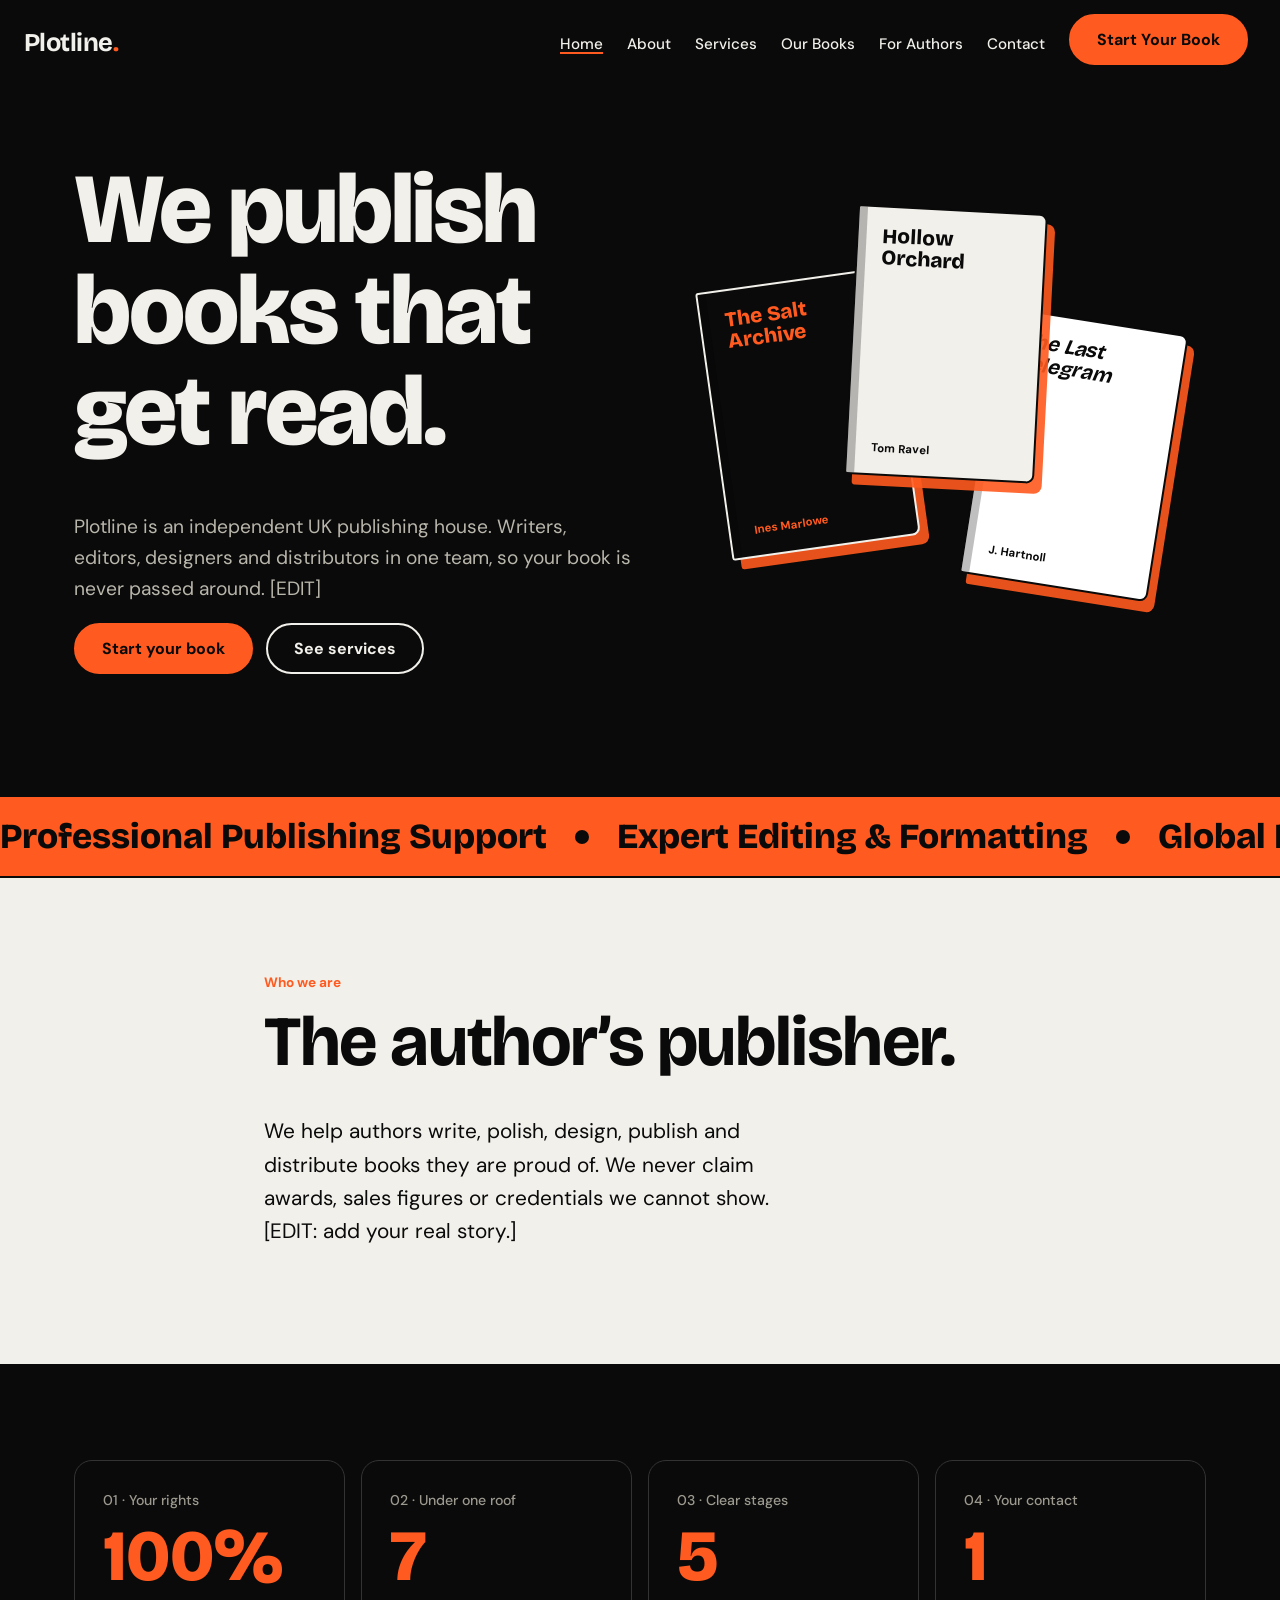
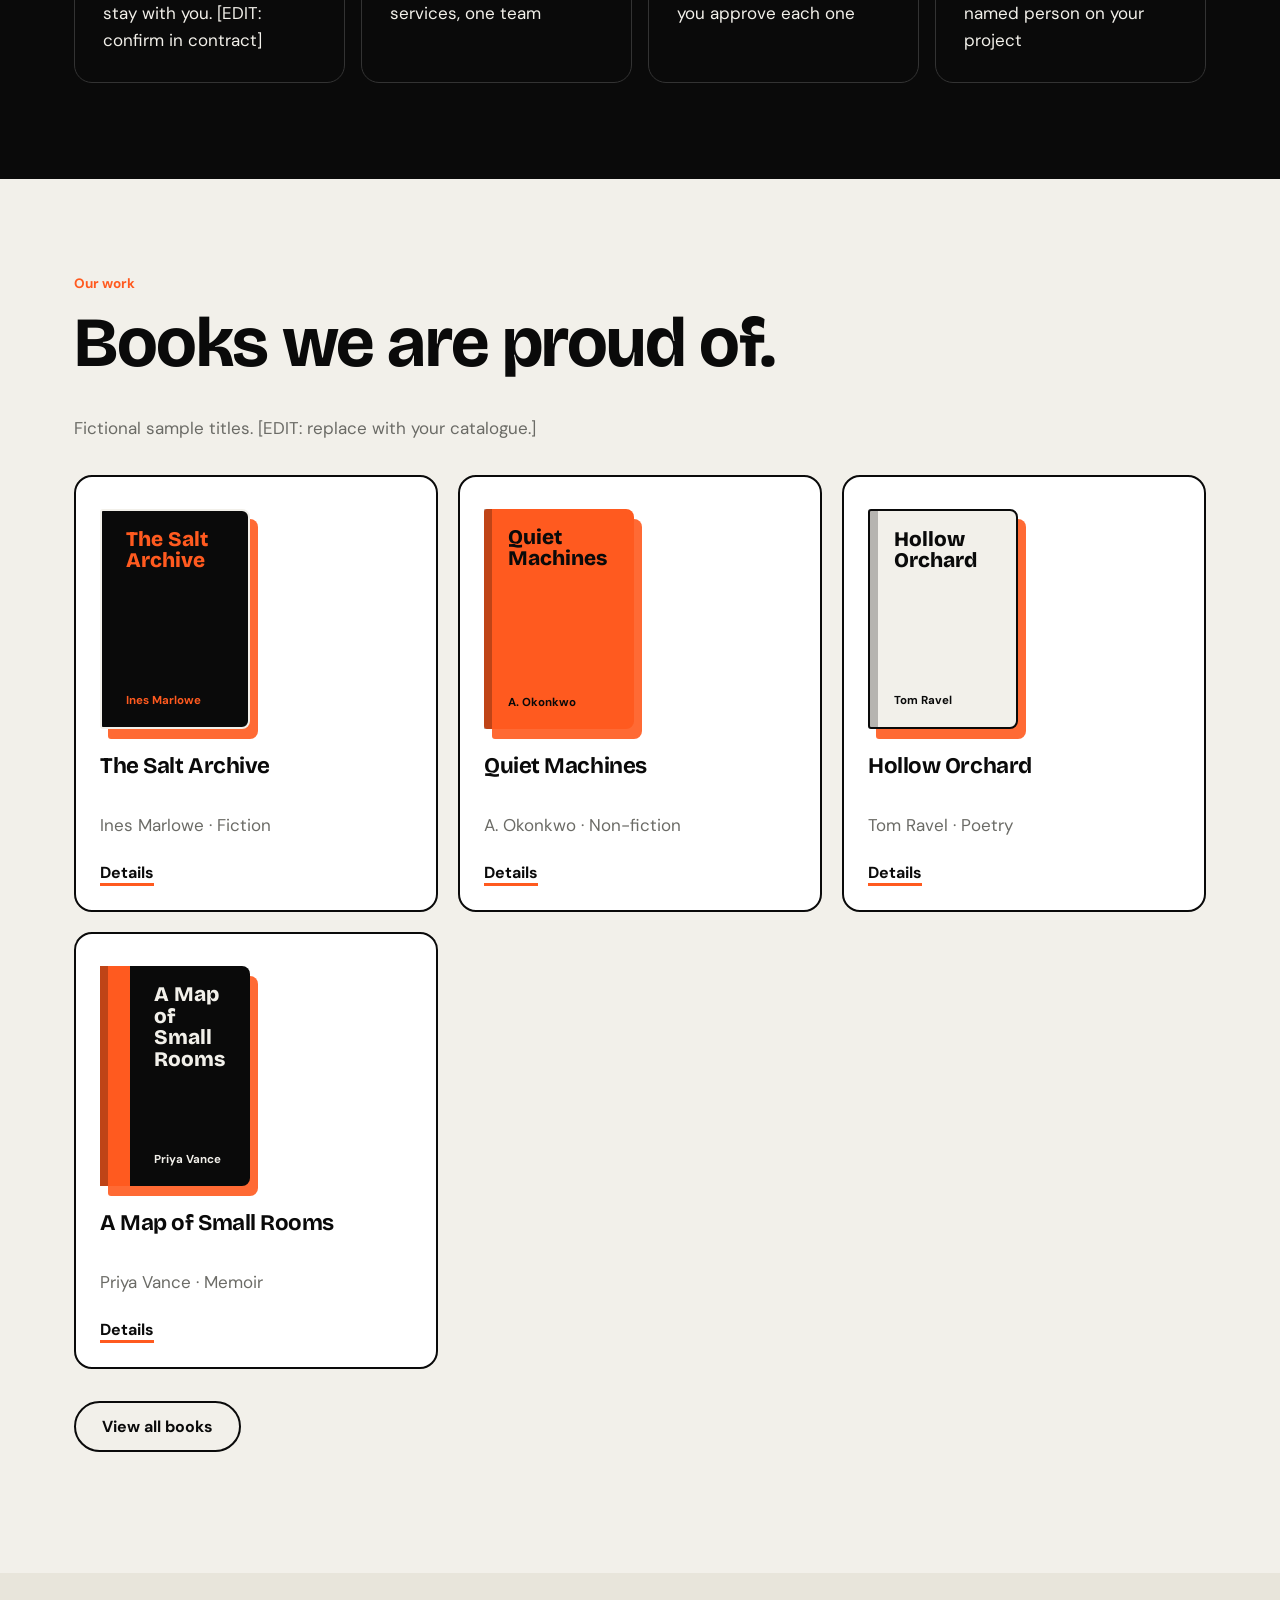
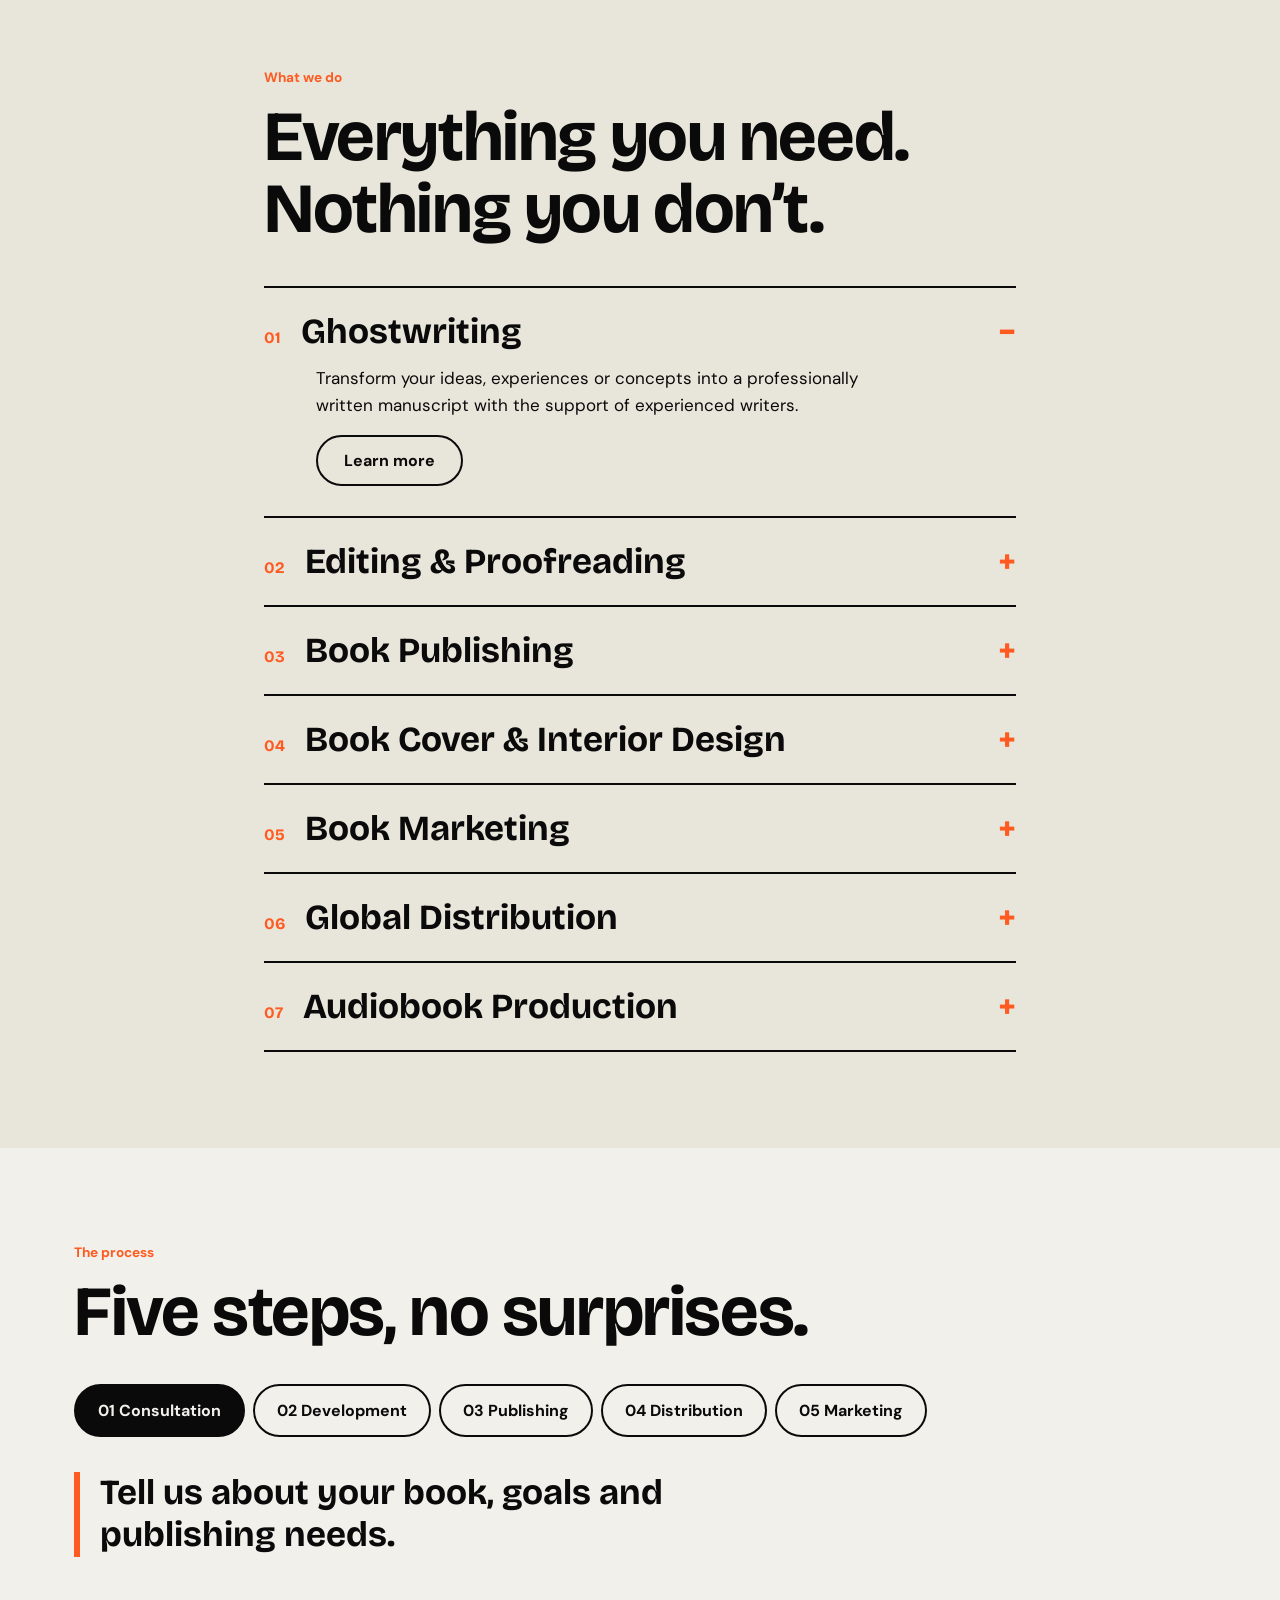
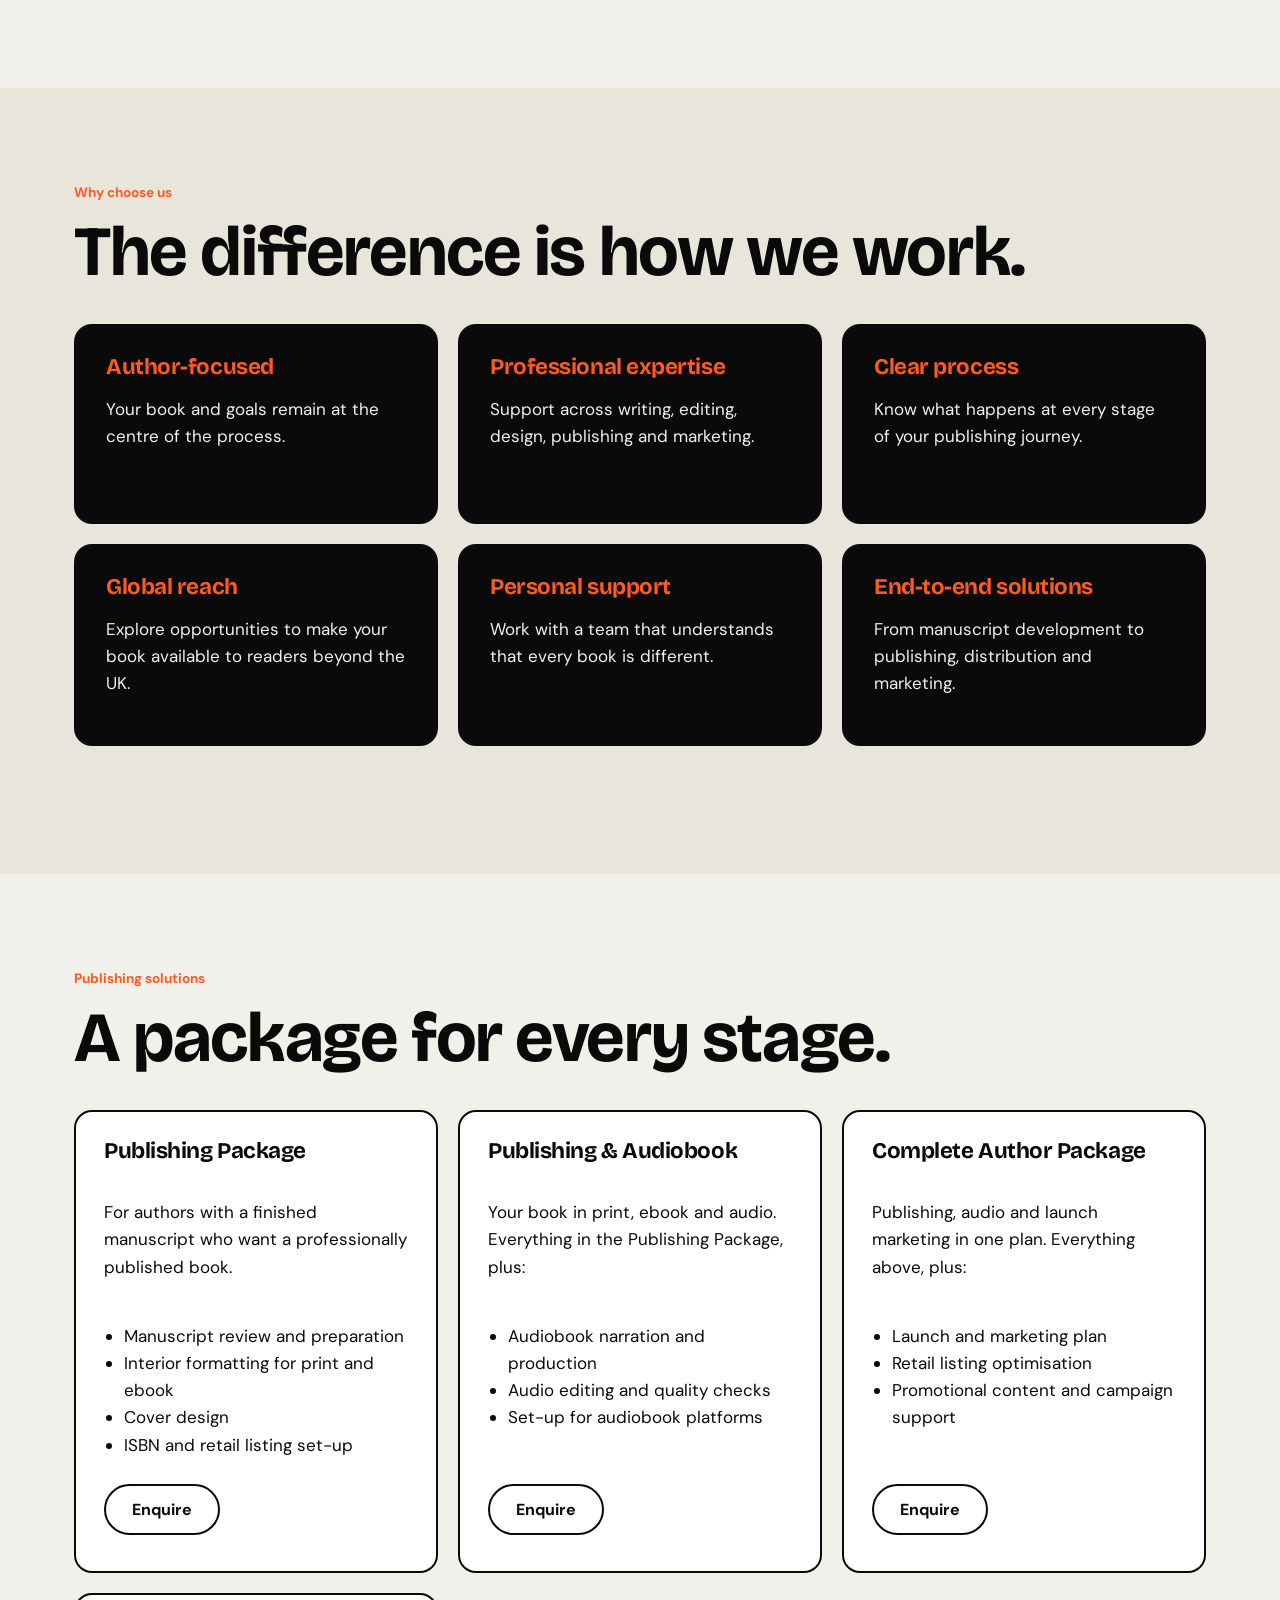
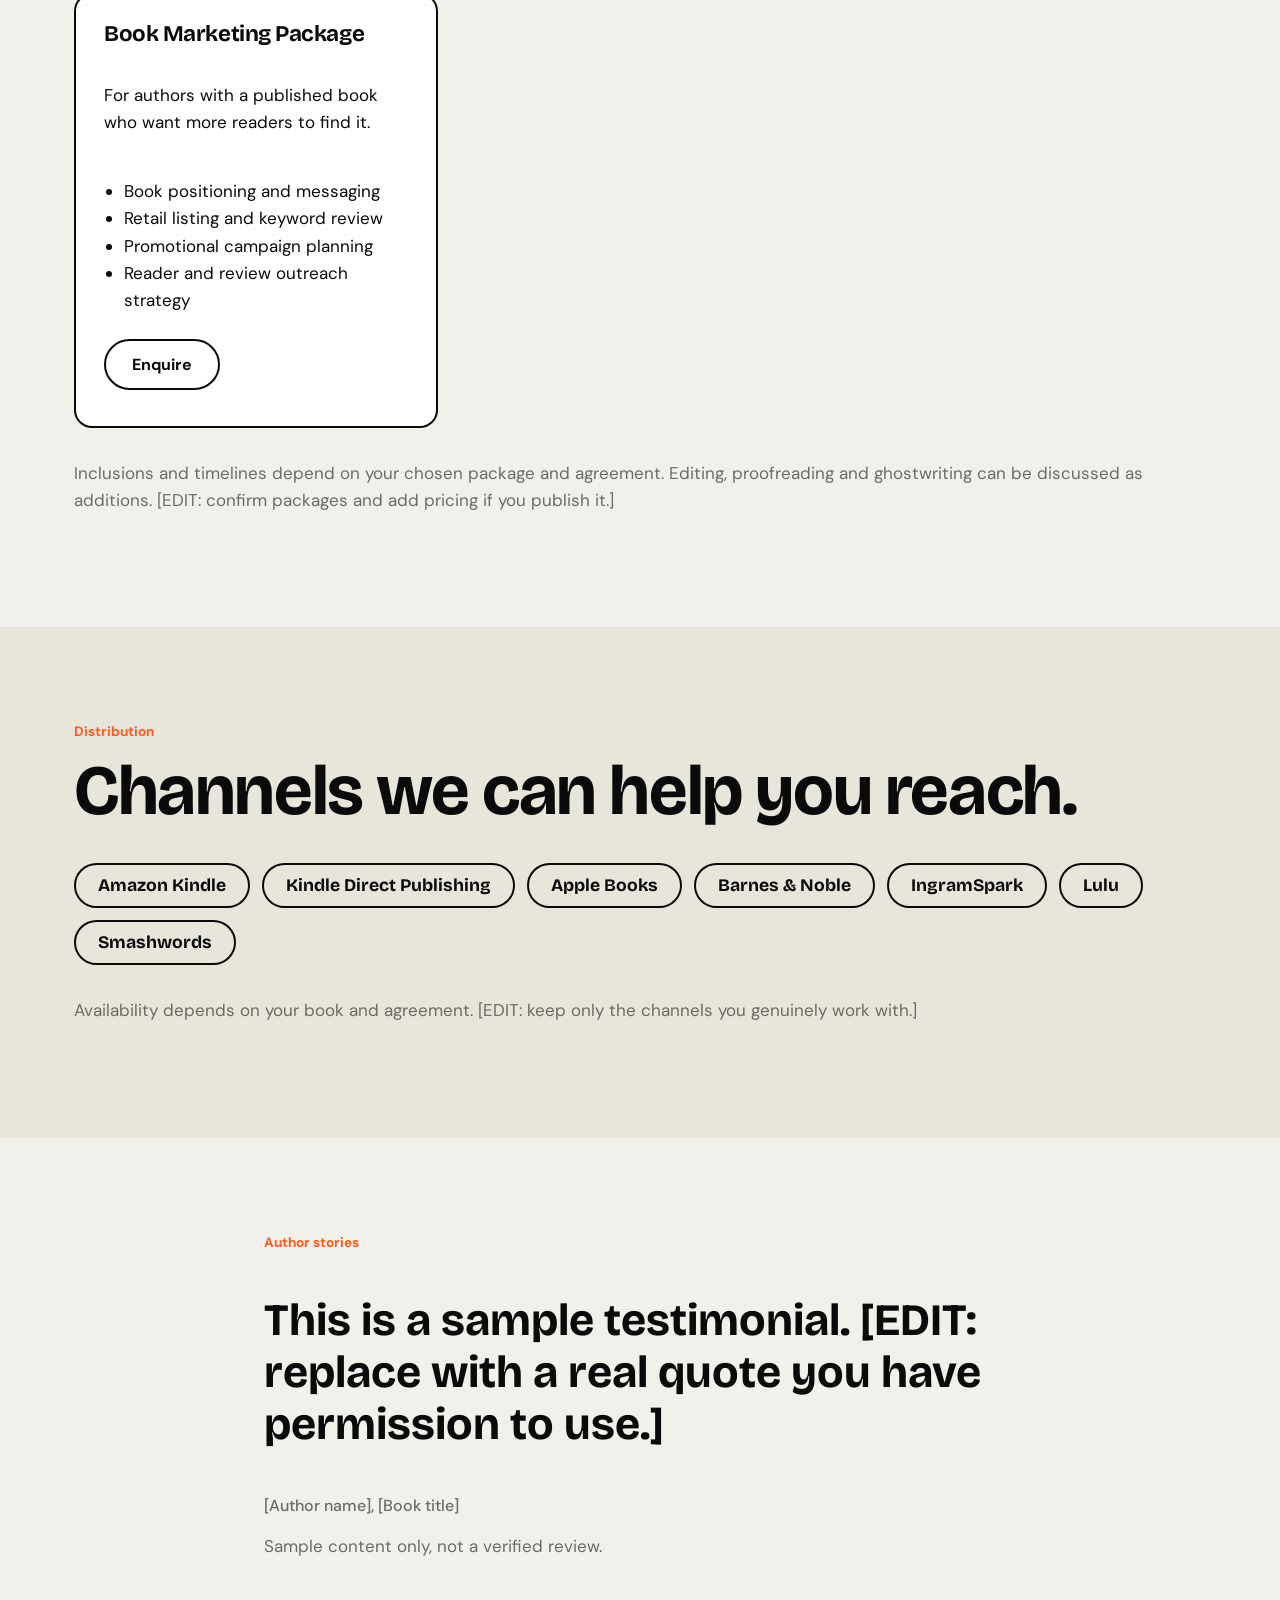
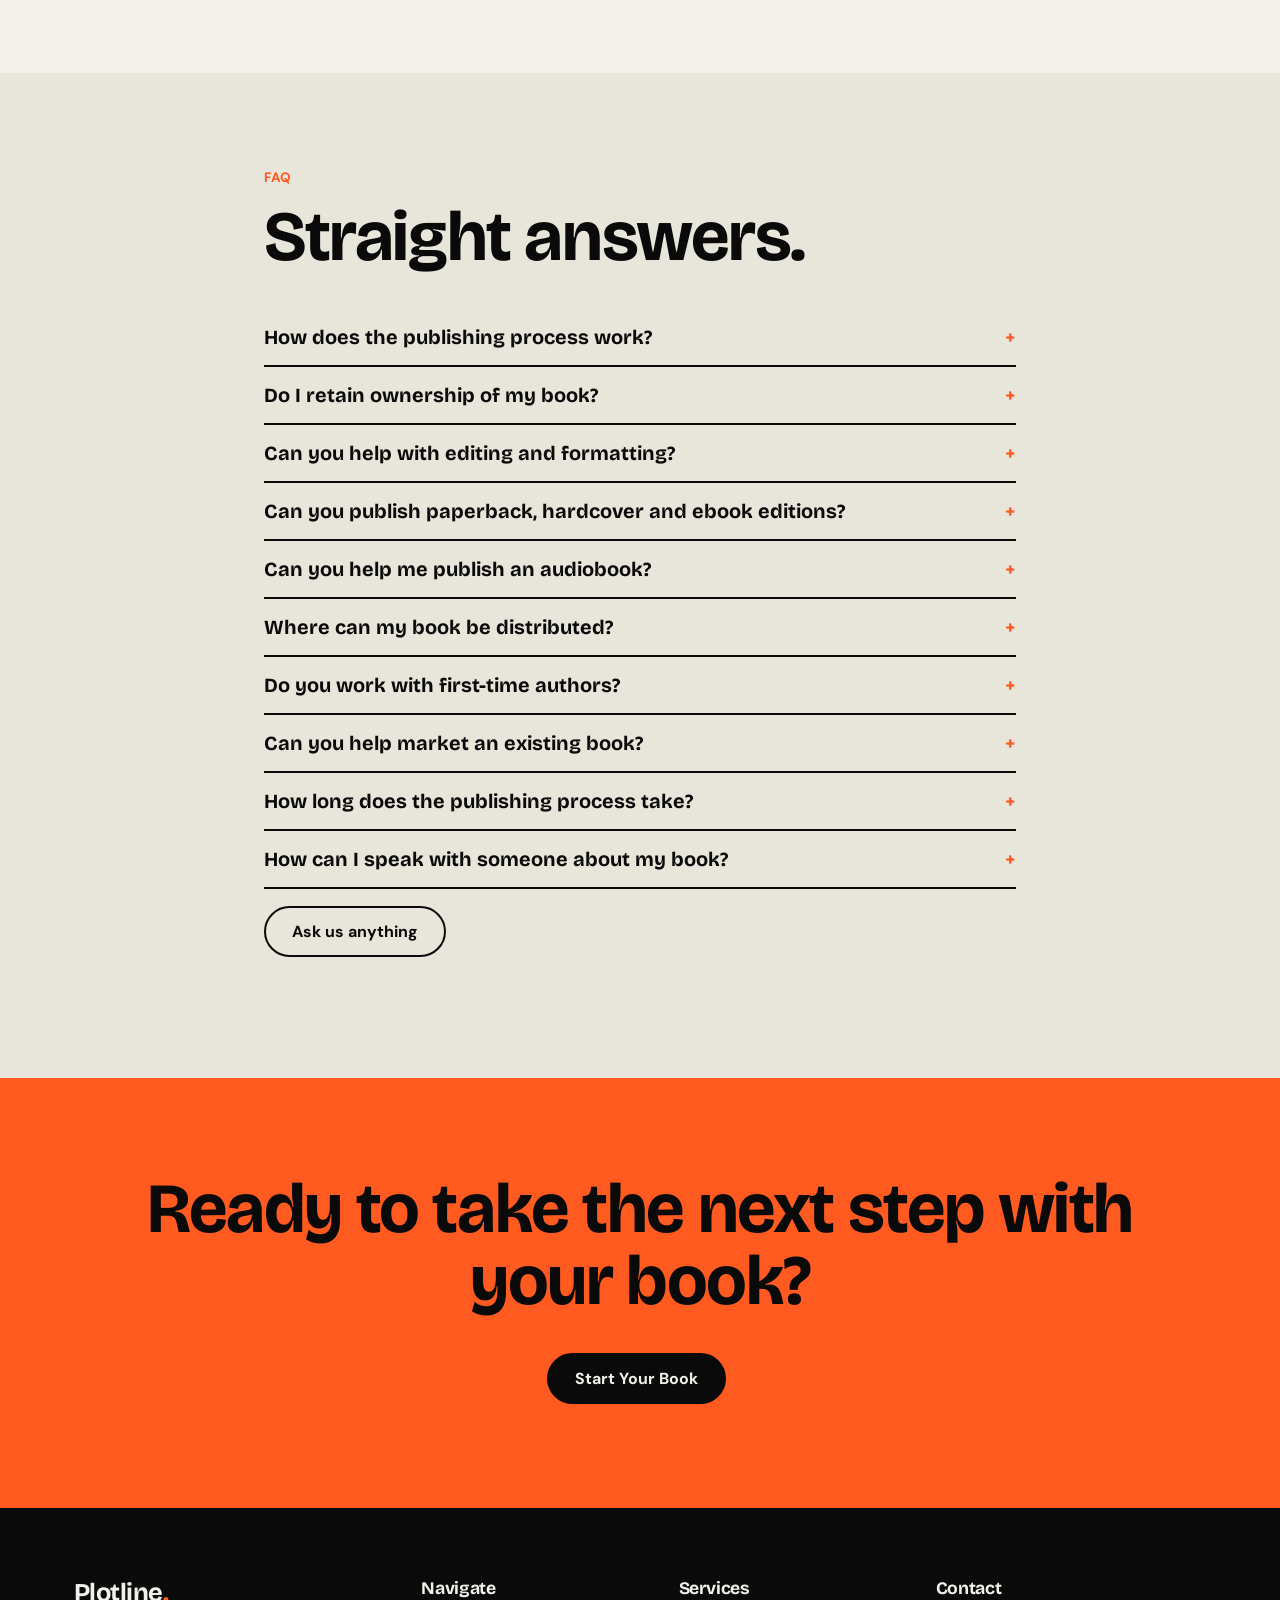
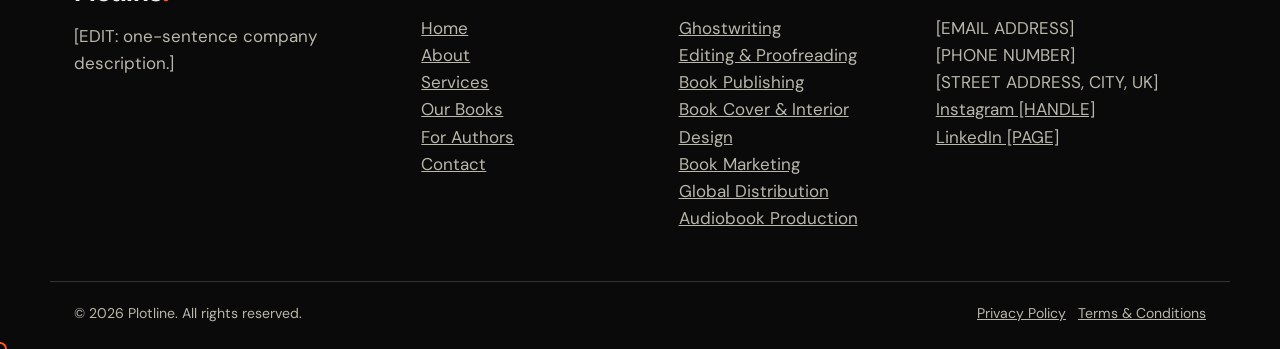
<file: index.html>
<!DOCTYPE html><html lang="en-GB"><head><meta charset="utf-8"><meta name="viewport" content="width=device-width,initial-scale=1"><title>Independent Book Publishers | Plotline</title><meta name="description" content="Independent UK publishing house: ghostwriting, editing, design, publishing, marketing and global distribution."><link rel="preconnect" href="https://fonts.googleapis.com"><link rel="preconnect" href="https://fonts.gstatic.com" crossorigin><link href="https://fonts.googleapis.com/css2?family=Bricolage+Grotesque:wght@500;700;800&family=DM+Sans:wght@400;500;700&display=swap" rel="stylesheet"><link rel="stylesheet" href="css/style.css"><link rel="stylesheet" href="css/responsive.css"><link rel="stylesheet" href="css/animations.css"></head><body>
<a class="skip" href="#main">Skip to content</a>
<header class="hd"><a class="logo" href="index.html">Plotline</a><button class="burger" aria-expanded="false" aria-controls="nav" aria-label="Menu"><i></i><i></i></button><nav id="nav"><ul><li><a href="index.html" aria-current=page>Home</a></li><li><a href="about.html">About</a></li><li><a href="services.html">Services</a></li><li><a href="books.html">Our Books</a></li><li><a href="authors.html">For Authors</a></li><li><a href="contact.html">Contact</a></li></ul><a class="btn solid" href="contact.html">Start Your Book</a></nav></header>
<main id="main"><section class="hero dk"><div class="wrap hg"><div><h1>We publish books that get read.</h1><p class="lead">Plotline is an independent UK publishing house. Writers, editors, designers and distributors in one team, so your book is never passed around. [EDIT]</p><p><a class="btn solid" href="contact.html">Start your book</a> <a class="btn ghost" href="services.html">See services</a></p></div><div class="stack" aria-hidden="true"><div class="book c1" aria-hidden="true"><div class="bk"><span class="bt">The Salt Archive</span><span class="ba">Ines Marlowe</span></div></div><div class="book c3" aria-hidden="true"><div class="bk"><span class="bt">Hollow Orchard</span><span class="ba">Tom Ravel</span></div></div><div class="book c5" aria-hidden="true"><div class="bk"><span class="bt">The Last Telegram</span><span class="ba">J. Hartnoll</span></div></div></div></div></section><div class="mq" aria-hidden="true"><div><span>Professional Publishing Support</span><i></i><span>Expert Editing &amp; Formatting</span><i></i><span>Global Distribution</span><i></i><span>Print &amp; Digital Publishing</span><i></i><span>Dedicated Author Support</span><i></i><span>Professional Cover Design</span><i></i><span>Manuscript Assessment</span><i></i><span>ISBN &amp; Metadata Support</span><i></i><span>eBook Conversion</span><i></i><span>Audiobook Production</span><i></i><span>Launch &amp; Marketing Planning</span><i></i><span>Professional Publishing Support</span><i></i><span>Expert Editing &amp; Formatting</span><i></i><span>Global Distribution</span><i></i><span>Print &amp; Digital Publishing</span><i></i><span>Dedicated Author Support</span><i></i><span>Professional Cover Design</span><i></i><span>Manuscript Assessment</span><i></i><span>ISBN &amp; Metadata Support</span><i></i><span>eBook Conversion</span><i></i><span>Audiobook Production</span><i></i><span>Launch &amp; Marketing Planning</span><i></i></div></div>
<section class="sec"><div class="wrap narrow"><p class="tag">Who we are</p><h2 class="big">The author&#8217;s publisher.</h2><p class="lead2">We help authors write, polish, design, publish and distribute books they are proud of. We never claim awards, sales figures or credentials we cannot show. [EDIT: add your real story.]</p></div></section>
<section class="sec dk"><div class="wrap"><div class="stats"><div class="stat"><small>01 &middot; Your rights</small><strong>100%</strong><span>stay with you. [EDIT: confirm in contract]</span></div><div class="stat"><small>02 &middot; Under one roof</small><strong>7</strong><span>services, one team</span></div><div class="stat"><small>03 &middot; Clear stages</small><strong>5</strong><span>you approve each one</span></div><div class="stat"><small>04 &middot; Your contact</small><strong>1</strong><span>named person on your project</span></div></div></div></section>
<section class="sec"><div class="wrap"><p class="tag">Our work</p><h2 class="big">Books we are proud of.</h2><p class="mut">Fictional sample titles. [EDIT: replace with your catalogue.]</p><div class="books"><article class="card bk-card" data-genre="Fiction" data-t="the salt archive ines marlowe"><div class="book c1" aria-hidden="true"><div class="bk"><span class="bt">The Salt Archive</span><span class="ba">Ines Marlowe</span></div></div><h3>The Salt Archive</h3><p class="mut">Ines Marlowe &middot; Fiction</p><button class="more" aria-expanded="false">Details</button><p class="det" hidden>A coastal archivist finds a ledger that predicts drownings. [Sample placeholder title.]</p></article><article class="card bk-card" data-genre="Non-fiction" data-t="quiet machines a. okonkwo"><div class="book c2" aria-hidden="true"><div class="bk"><span class="bt">Quiet Machines</span><span class="ba">A. Okonkwo</span></div></div><h3>Quiet Machines</h3><p class="mut">A. Okonkwo &middot; Non-fiction</p><button class="more" aria-expanded="false">Details</button><p class="det" hidden>Essays on attention, craft and working slowly. [Sample placeholder title.]</p></article><article class="card bk-card" data-genre="Poetry" data-t="hollow orchard tom ravel"><div class="book c3" aria-hidden="true"><div class="bk"><span class="bt">Hollow Orchard</span><span class="ba">Tom Ravel</span></div></div><h3>Hollow Orchard</h3><p class="mut">Tom Ravel &middot; Poetry</p><button class="more" aria-expanded="false">Details</button><p class="det" hidden>Forty poems about inheritance and land. [Sample placeholder title.]</p></article><article class="card bk-card" data-genre="Memoir" data-t="a map of small rooms priya vance"><div class="book c4" aria-hidden="true"><div class="bk"><span class="bt">A Map of Small Rooms</span><span class="ba">Priya Vance</span></div></div><h3>A Map of Small Rooms</h3><p class="mut">Priya Vance &middot; Memoir</p><button class="more" aria-expanded="false">Details</button><p class="det" hidden>A memoir told through the houses of one family. [Sample placeholder title.]</p></article></div><p><a class="btn" href="books.html">View all books</a></p></div></section>
<section class="sec alt"><div class="wrap narrow"><p class="tag">What we do</p><h2 class="big">Everything you need. Nothing you don&#8217;t.</h2><div class="acc"><details name="svc" open><summary><b>01</b> Ghostwriting</summary><p>Transform your ideas, experiences or concepts into a professionally written manuscript with the support of experienced writers.</p><a class="btn" href="ghostwriting.html">Learn more</a></details><details name="svc"><summary><b>02</b> Editing & Proofreading</summary><p>Refine your manuscript with careful editorial support, from structural feedback to final proofreading.</p><a class="btn" href="editing.html">Learn more</a></details><details name="svc"><summary><b>03</b> Book Publishing</summary><p>Professional support to prepare, publish and launch your book across appropriate print and digital formats.</p><a class="btn" href="publishing.html">Learn more</a></details><details name="svc"><summary><b>04</b> Book Cover & Interior Design</summary><p>A cover and interior layout shaped around your story, designed to look at home on any bookshelf.</p><a class="btn" href="book-design.html">Learn more</a></details><details name="svc"><summary><b>05</b> Book Marketing</summary><p>Build awareness around your book through strategic promotional campaigns designed to connect your work with the right readers.</p><a class="btn" href="marketing.html">Learn more</a></details><details name="svc"><summary><b>06</b> Global Distribution</summary><p>Make your book available to readers through major online retailers, bookstores and distribution networks.</p><a class="btn" href="distribution.html">Learn more</a></details><details name="svc"><summary><b>07</b> Audiobook Production</summary><p>Turn your finished book into an audiobook, with narration and production support for listening platforms.</p><a class="btn" href="audiobook.html">Learn more</a></details></div></div></section>
<section class="sec"><div class="wrap"><p class="tag">The process</p><h2 class="big">Five steps, no surprises.</h2><ol class="tl" role="tablist"><li><button aria-selected="true" data-i="0"><b>01</b> Consultation</button></li><li><button aria-selected="false" data-i="1"><b>02</b> Development</button></li><li><button aria-selected="false" data-i="2"><b>03</b> Publishing</button></li><li><button aria-selected="false" data-i="3"><b>04</b> Distribution</button></li><li><button aria-selected="false" data-i="4"><b>05</b> Marketing</button></li></ol><div class="tpanel" aria-live="polite"><p class="tp" data-i="0">Tell us about your book, goals and publishing needs.</p><p class="tp" data-i="1" hidden>We help with writing, editing, design and preparation.</p><p class="tp" data-i="2" hidden>Your book is prepared for publication across the appropriate formats.</p><p class="tp" data-i="3" hidden>Your book can be made available through relevant retail and distribution channels.</p><p class="tp" data-i="4" hidden>We help develop strategies to increase visibility and reach readers.</p></div></div></section>
<section class="sec alt"><div class="wrap"><p class="tag">Why choose us</p><h2 class="big">The difference is how we work.</h2><div class="grid3"><div class="dcard"><h3>Author-focused</h3><p>Your book and goals remain at the centre of the process.</p></div><div class="dcard"><h3>Professional expertise</h3><p>Support across writing, editing, design, publishing and marketing.</p></div><div class="dcard"><h3>Clear process</h3><p>Know what happens at every stage of your publishing journey.</p></div><div class="dcard"><h3>Global reach</h3><p>Explore opportunities to make your book available to readers beyond the UK.</p></div><div class="dcard"><h3>Personal support</h3><p>Work with a team that understands that every book is different.</p></div><div class="dcard"><h3>End-to-end solutions</h3><p>From manuscript development to publishing, distribution and marketing.</p></div></div></div></section>
<section class="sec" id="packages"><div class="wrap"><p class="tag">Publishing solutions</p><h2 class="big">A package for every stage.</h2><div class="grid3"><div class="pk"><h3>Publishing Package</h3><p>For authors with a finished manuscript who want a professionally published book.</p><ul class="tick"><li>Manuscript review and preparation</li><li>Interior formatting for print and ebook</li><li>Cover design</li><li>ISBN and retail listing set-up</li></ul><a class="btn" href="contact.html?service=publishing">Enquire</a></div><div class="pk"><h3>Publishing & Audiobook</h3><p>Your book in print, ebook and audio. Everything in the Publishing Package, plus:</p><ul class="tick"><li>Audiobook narration and production</li><li>Audio editing and quality checks</li><li>Set-up for audiobook platforms</li></ul><a class="btn" href="contact.html?service=audiobook">Enquire</a></div><div class="pk"><h3>Complete Author Package</h3><p>Publishing, audio and launch marketing in one plan. Everything above, plus:</p><ul class="tick"><li>Launch and marketing plan</li><li>Retail listing optimisation</li><li>Promotional content and campaign support</li></ul><a class="btn" href="contact.html?service=marketing">Enquire</a></div><div class="pk"><h3>Book Marketing Package</h3><p>For authors with a published book who want more readers to find it.</p><ul class="tick"><li>Book positioning and messaging</li><li>Retail listing and keyword review</li><li>Promotional campaign planning</li><li>Reader and review outreach strategy</li></ul><a class="btn" href="contact.html?service=marketing">Enquire</a></div></div><p class="mut">Inclusions and timelines depend on your chosen package and agreement. Editing, proofreading and ghostwriting can be discussed as additions. [EDIT: confirm packages and add pricing if you publish it.]</p></div></section>
<section class="sec alt"><div class="wrap"><p class="tag">Distribution</p><h2 class="big">Channels we can help you reach.</h2><ul class="pills"><li>Amazon Kindle</li><li>Kindle Direct Publishing</li><li>Apple Books</li><li>Barnes &amp; Noble</li><li>IngramSpark</li><li>Lulu</li><li>Smashwords</li></ul><p class="mut">Availability depends on your book and agreement. [EDIT: keep only the channels you genuinely work with.]</p></div></section>
<section class="sec"><div class="wrap narrow"><p class="tag">Author stories</p><blockquote class="bq"><p>This is a sample testimonial. [EDIT: replace with a real quote you have permission to use.]</p><footer>[Author name], [Book title]</footer></blockquote><p class="mut">Sample content only, not a verified review.</p></div></section>
<section class="sec alt"><div class="wrap narrow"><p class="tag">FAQ</p><h2 class="big">Straight answers.</h2><div class="faq"><details><summary>How does the publishing process work?</summary><p>It begins with a consultation about your book and goals. We then recommend the editing, design, publishing, distribution and marketing support that suits you.</p></details><details><summary>Do I retain ownership of my book?</summary><p>Rights are set out in your contract and depend on the service you choose. We explain the terms clearly before you commit.</p></details><details><summary>Can you help with editing and formatting?</summary><p>Yes. Depending on your chosen service, we can support editing, interior formatting and cover design.</p></details><details><summary>Can you publish paperback, hardcover and ebook editions?</summary><p>We can help prepare a range of print and digital formats. Options depend on your book and chosen service.</p></details><details><summary>Can you help me publish an audiobook?</summary><p>Audiobook support may be available depending on your chosen service. Ask during your consultation.</p></details><details><summary>Where can my book be distributed?</summary><p>Depending on your service and agreement, we can help make your book available through online retailers, bookstores and distribution networks.</p></details><details><summary>Do you work with first-time authors?</summary><p>Yes. We work with first-time, independent and established authors, and guide you at each stage.</p></details><details><summary>Can you help market an existing book?</summary><p>Yes. We can discuss marketing strategies for books that are already published.</p></details><details><summary>How long does the publishing process take?</summary><p>Timelines depend on your manuscript, chosen services and agreement. We outline an expected schedule at the start.</p></details><details><summary>How can I speak with someone about my book?</summary><p>Request a consultation using the button below, or contact us by email or phone. [EDIT: add details]</p></details></div><p><a class="btn" href="contact.html">Ask us anything</a></p></div></section><section class="sec cta"><div class="wrap"><h2>Ready to take the next step with your book?</h2><a class="btn solid" href="contact.html">Start Your Book</a></div></section></main>
<footer class="ft"><div class="wrap grid4"><div><p class="logo">Plotline</p><p>[EDIT: one-sentence company description.]</p></div><div><h3>Navigate</h3><ul><li><a href="index.html">Home</a></li><li><a href="about.html">About</a></li><li><a href="services.html">Services</a></li><li><a href="books.html">Our Books</a></li><li><a href="authors.html">For Authors</a></li><li><a href="contact.html">Contact</a></li></ul></div><div><h3>Services</h3><ul><li><a href="ghostwriting.html">Ghostwriting</a></li><li><a href="editing.html">Editing & Proofreading</a></li><li><a href="publishing.html">Book Publishing</a></li><li><a href="book-design.html">Book Cover & Interior Design</a></li><li><a href="marketing.html">Book Marketing</a></li><li><a href="distribution.html">Global Distribution</a></li><li><a href="audiobook.html">Audiobook Production</a></li></ul></div><div><h3>Contact</h3><ul><li>[EMAIL ADDRESS]</li><li>[PHONE NUMBER]</li><li>[STREET ADDRESS, CITY, UK]</li><li><a href="contact.html">Instagram [HANDLE]</a></li><li><a href="contact.html">LinkedIn [PAGE]</a></li></ul></div></div><div class="wrap sub"><span>&copy; <span id="yr">2026</span> Plotline. All rights reserved.</span><span><a href="contact.html">Privacy Policy</a> &nbsp; <a href="contact.html">Terms &amp; Conditions</a></span></div></footer>
<script src="js/main.js"></script><script src="js/animations.js"></script></body></html>
</file>
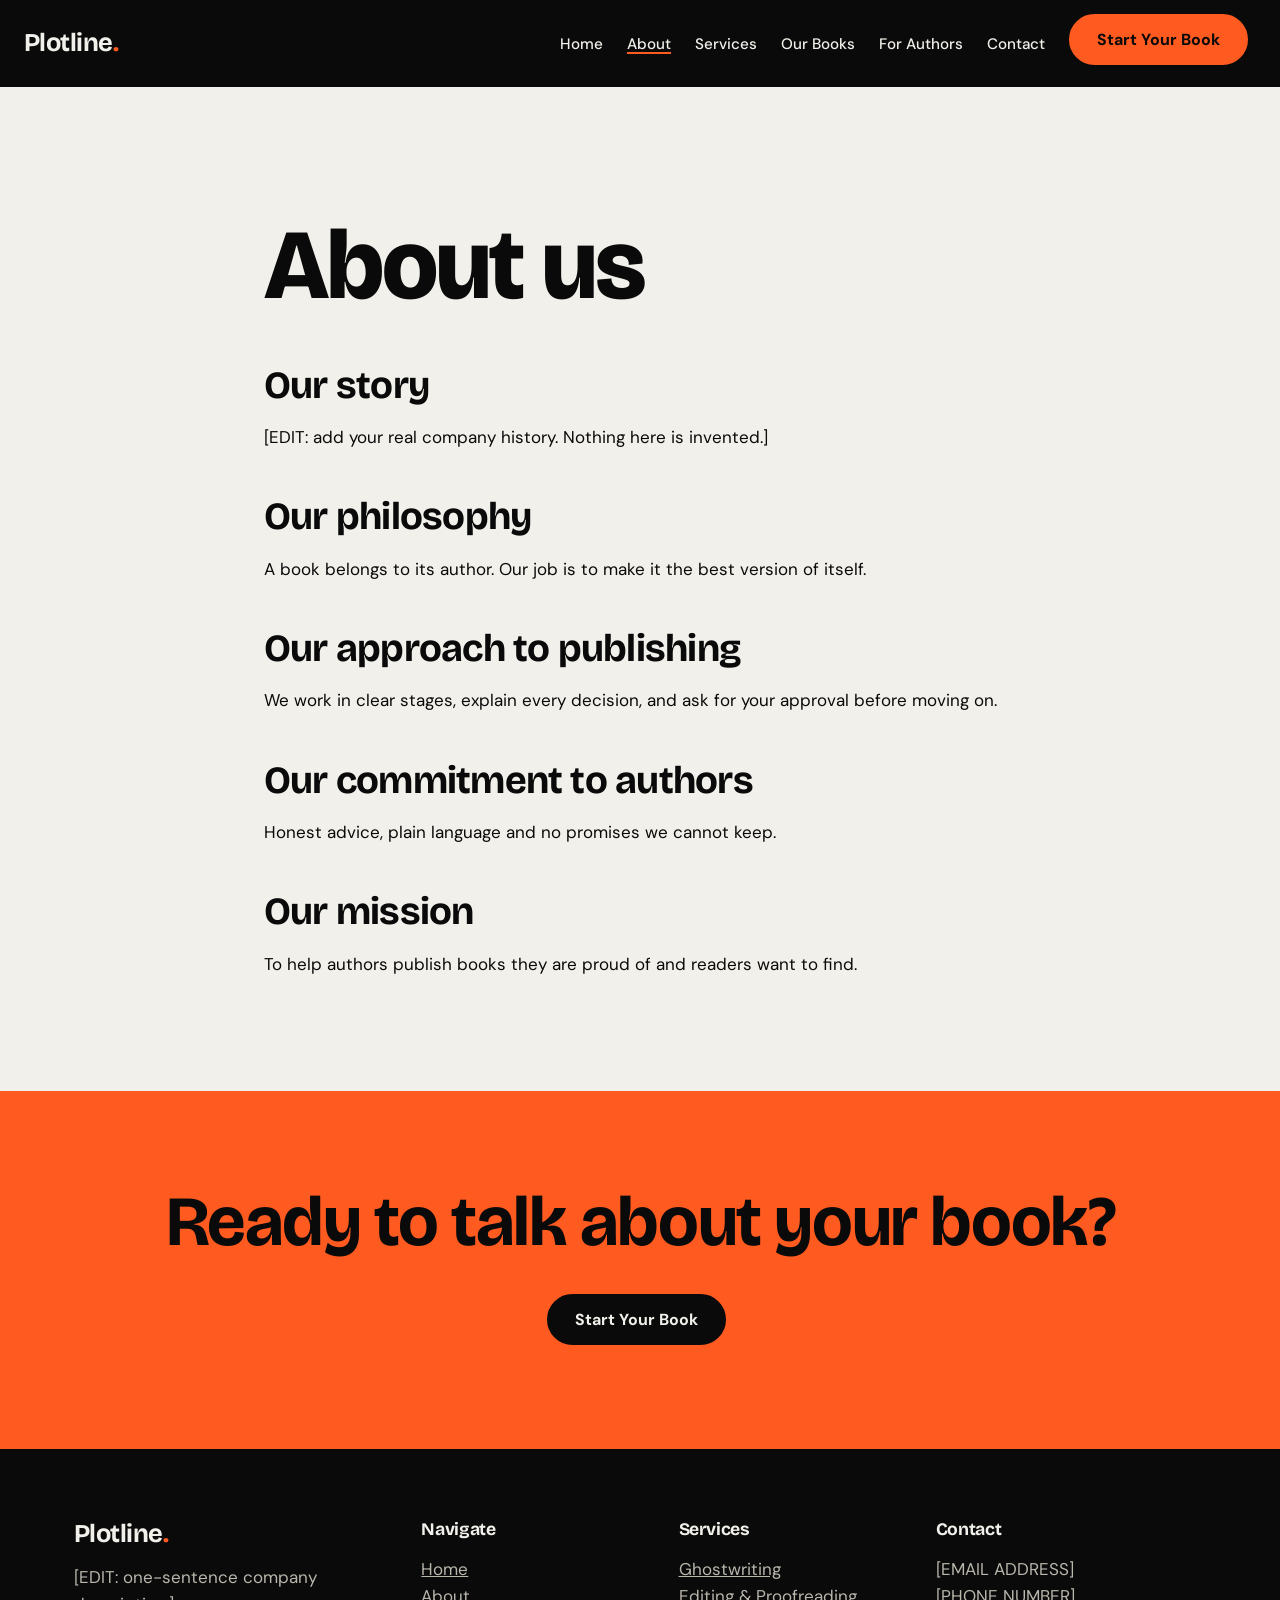
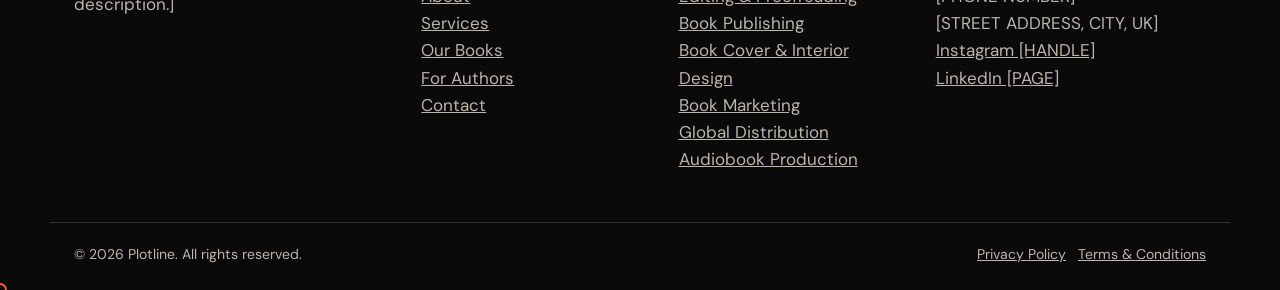
<file: about.html>
<!DOCTYPE html><html lang="en-GB"><head><meta charset="utf-8"><meta name="viewport" content="width=device-width,initial-scale=1"><title>About | Plotline</title><meta name="description" content="Our story, philosophy and commitment to authors."><link rel="preconnect" href="https://fonts.googleapis.com"><link rel="preconnect" href="https://fonts.gstatic.com" crossorigin><link href="https://fonts.googleapis.com/css2?family=Bricolage+Grotesque:wght@500;700;800&family=DM+Sans:wght@400;500;700&display=swap" rel="stylesheet"><link rel="stylesheet" href="css/style.css"><link rel="stylesheet" href="css/responsive.css"><link rel="stylesheet" href="css/animations.css"></head><body>
<a class="skip" href="#main">Skip to content</a>
<header class="hd"><a class="logo" href="index.html">Plotline</a><button class="burger" aria-expanded="false" aria-controls="nav" aria-label="Menu"><i></i><i></i></button><nav id="nav"><ul><li><a href="index.html">Home</a></li><li><a href="about.html" aria-current=page>About</a></li><li><a href="services.html">Services</a></li><li><a href="books.html">Our Books</a></li><li><a href="authors.html">For Authors</a></li><li><a href="contact.html">Contact</a></li></ul><a class="btn solid" href="contact.html">Start Your Book</a></nav></header>
<main id="main"><section class="sec pg"><div class="wrap narrow"><h1>About us</h1><h2>Our story</h2><p>[EDIT: add your real company history. Nothing here is invented.]</p><h2>Our philosophy</h2><p>A book belongs to its author. Our job is to make it the best version of itself.</p><h2>Our approach to publishing</h2><p>We work in clear stages, explain every decision, and ask for your approval before moving on.</p><h2>Our commitment to authors</h2><p>Honest advice, plain language and no promises we cannot keep.</p><h2>Our mission</h2><p>To help authors publish books they are proud of and readers want to find.</p></div></section><section class="sec cta"><div class="wrap"><h2>Ready to talk about your book?</h2><a class="btn solid" href="contact.html">Start Your Book</a></div></section></main>
<footer class="ft"><div class="wrap grid4"><div><p class="logo">Plotline</p><p>[EDIT: one-sentence company description.]</p></div><div><h3>Navigate</h3><ul><li><a href="index.html">Home</a></li><li><a href="about.html">About</a></li><li><a href="services.html">Services</a></li><li><a href="books.html">Our Books</a></li><li><a href="authors.html">For Authors</a></li><li><a href="contact.html">Contact</a></li></ul></div><div><h3>Services</h3><ul><li><a href="ghostwriting.html">Ghostwriting</a></li><li><a href="editing.html">Editing & Proofreading</a></li><li><a href="publishing.html">Book Publishing</a></li><li><a href="book-design.html">Book Cover & Interior Design</a></li><li><a href="marketing.html">Book Marketing</a></li><li><a href="distribution.html">Global Distribution</a></li><li><a href="audiobook.html">Audiobook Production</a></li></ul></div><div><h3>Contact</h3><ul><li>[EMAIL ADDRESS]</li><li>[PHONE NUMBER]</li><li>[STREET ADDRESS, CITY, UK]</li><li><a href="contact.html">Instagram [HANDLE]</a></li><li><a href="contact.html">LinkedIn [PAGE]</a></li></ul></div></div><div class="wrap sub"><span>&copy; <span id="yr">2026</span> Plotline. All rights reserved.</span><span><a href="contact.html">Privacy Policy</a> &nbsp; <a href="contact.html">Terms &amp; Conditions</a></span></div></footer>
<script src="js/main.js"></script><script src="js/animations.js"></script></body></html>
</file>
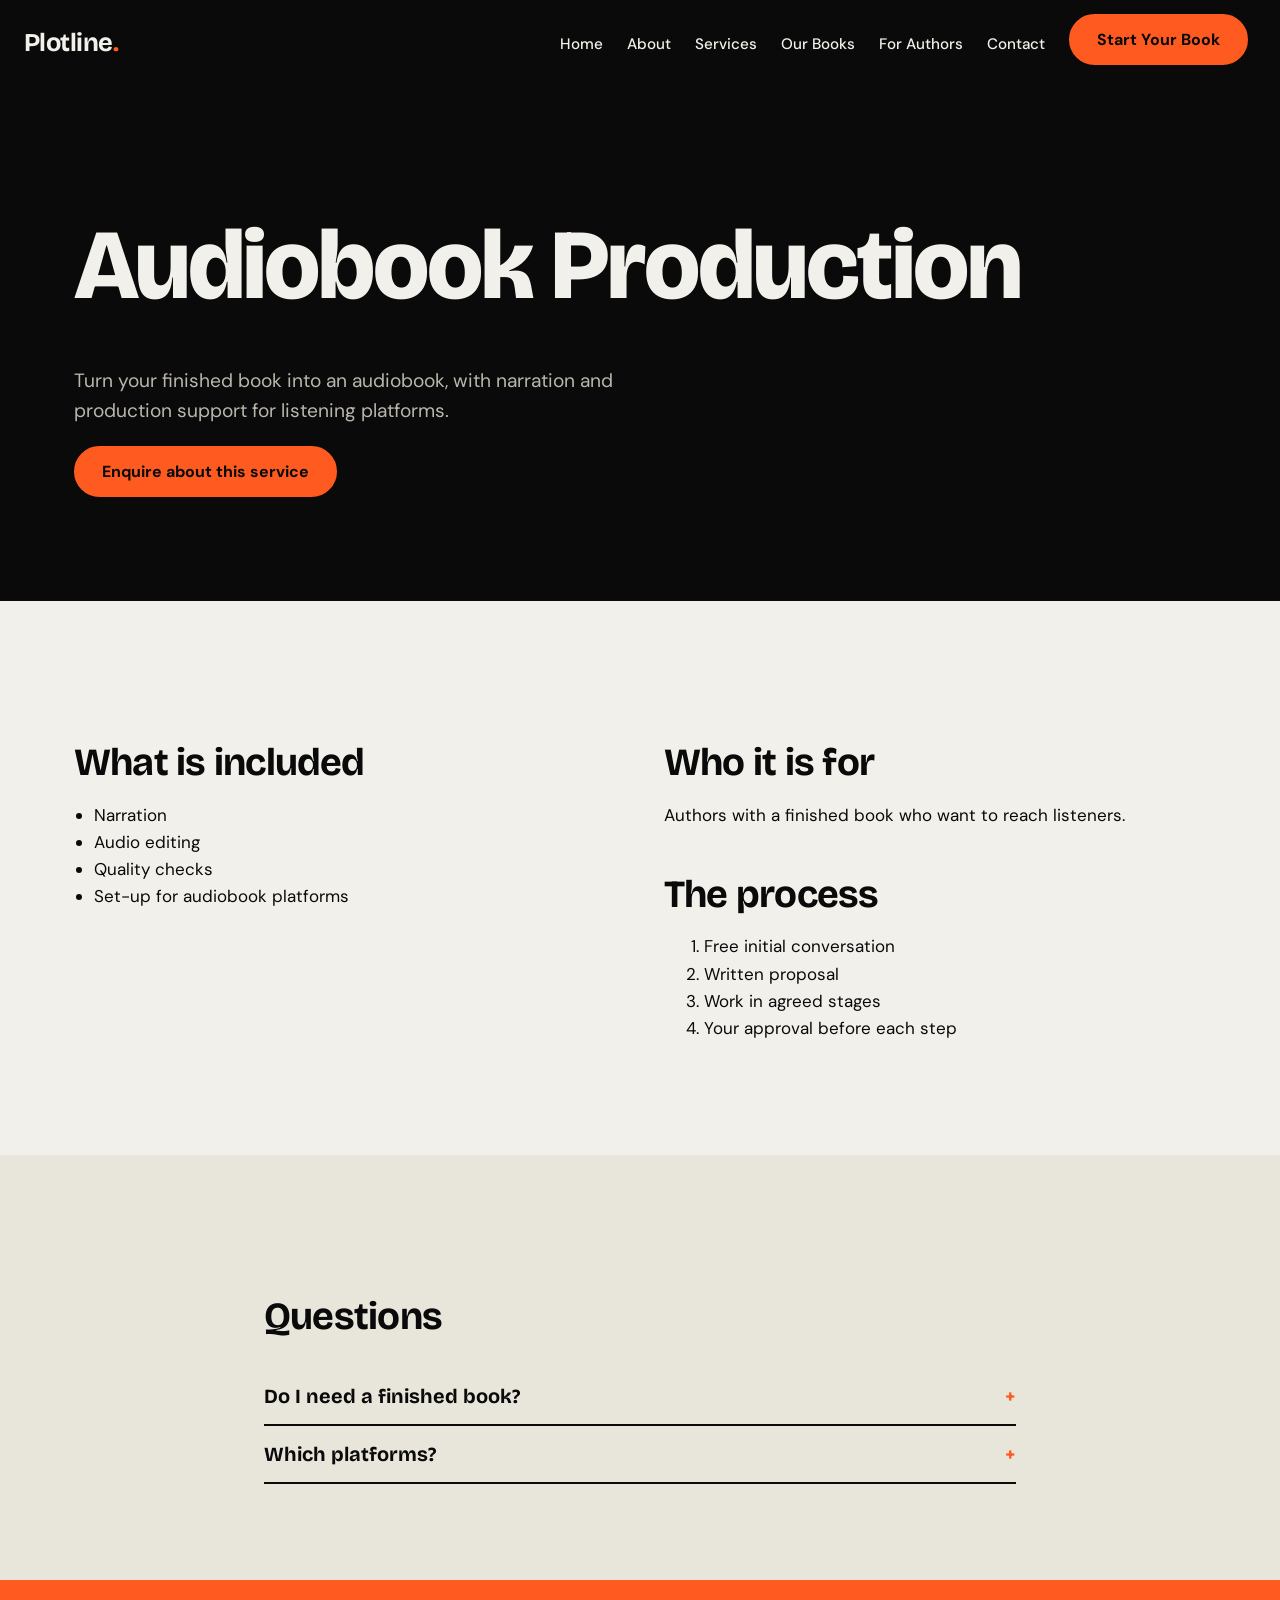
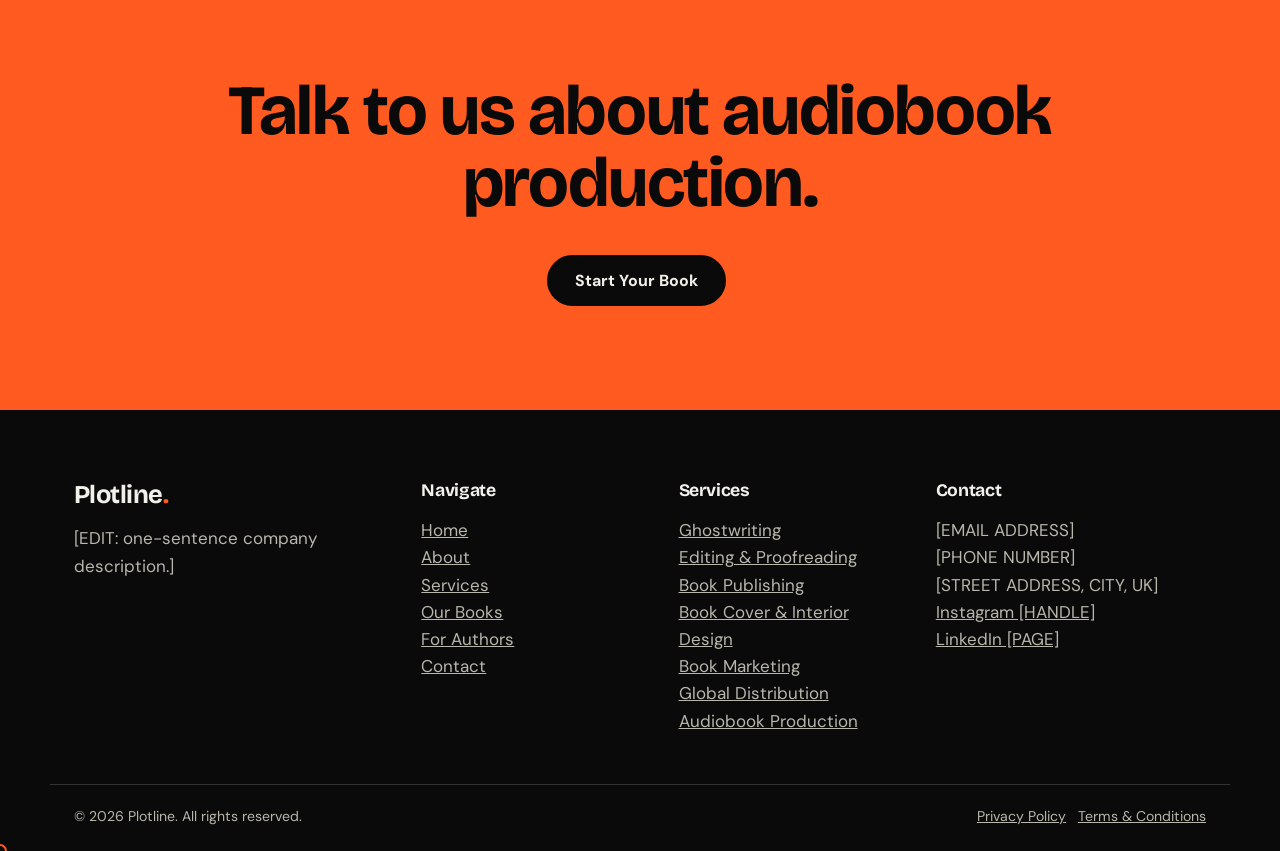
<file: audiobook.html>
<!DOCTYPE html><html lang="en-GB"><head><meta charset="utf-8"><meta name="viewport" content="width=device-width,initial-scale=1"><title>Audiobook Production | Plotline</title><meta name="description" content="Turn your finished book into an audiobook, with narration and production support for listening platforms."><link rel="preconnect" href="https://fonts.googleapis.com"><link rel="preconnect" href="https://fonts.gstatic.com" crossorigin><link href="https://fonts.googleapis.com/css2?family=Bricolage+Grotesque:wght@500;700;800&family=DM+Sans:wght@400;500;700&display=swap" rel="stylesheet"><link rel="stylesheet" href="css/style.css"><link rel="stylesheet" href="css/responsive.css"><link rel="stylesheet" href="css/animations.css"></head><body>
<a class="skip" href="#main">Skip to content</a>
<header class="hd"><a class="logo" href="index.html">Plotline</a><button class="burger" aria-expanded="false" aria-controls="nav" aria-label="Menu"><i></i><i></i></button><nav id="nav"><ul><li><a href="index.html">Home</a></li><li><a href="about.html">About</a></li><li><a href="services.html">Services</a></li><li><a href="books.html">Our Books</a></li><li><a href="authors.html">For Authors</a></li><li><a href="contact.html">Contact</a></li></ul><a class="btn solid" href="contact.html">Start Your Book</a></nav></header>
<main id="main"><section class="sec pg hero-s h0"><div class="wrap"><h1>Audiobook Production</h1><p class="lead">Turn your finished book into an audiobook, with narration and production support for listening platforms.</p><a class="btn solid" href="contact.html?service=audiobook">Enquire about this service</a></div></section><section class="sec"><div class="wrap"><div class="split"><div><h2>What is included</h2><ul class="tick"><li>Narration</li><li>Audio editing</li><li>Quality checks</li><li>Set-up for audiobook platforms</li></ul></div><div><h2>Who it is for</h2><p>Authors with a finished book who want to reach listeners.</p><h2>The process</h2><ol><li>Free initial conversation</li><li>Written proposal</li><li>Work in agreed stages</li><li>Your approval before each step</li></ol></div></div></div></section><section class="sec alt"><div class="wrap narrow"><h2>Questions</h2><div class="faq"><details><summary>Do I need a finished book?</summary><p>Yes. Audiobooks are produced from the final text.</p></details><details><summary>Which platforms?</summary><p>[EDIT: list the audiobook platforms you actually support.]</p></details></div></div></section><section class="sec cta"><div class="wrap"><h2>Talk to us about audiobook production.</h2><a class="btn solid" href="contact.html">Start Your Book</a></div></section></main>
<footer class="ft"><div class="wrap grid4"><div><p class="logo">Plotline</p><p>[EDIT: one-sentence company description.]</p></div><div><h3>Navigate</h3><ul><li><a href="index.html">Home</a></li><li><a href="about.html">About</a></li><li><a href="services.html">Services</a></li><li><a href="books.html">Our Books</a></li><li><a href="authors.html">For Authors</a></li><li><a href="contact.html">Contact</a></li></ul></div><div><h3>Services</h3><ul><li><a href="ghostwriting.html">Ghostwriting</a></li><li><a href="editing.html">Editing & Proofreading</a></li><li><a href="publishing.html">Book Publishing</a></li><li><a href="book-design.html">Book Cover & Interior Design</a></li><li><a href="marketing.html">Book Marketing</a></li><li><a href="distribution.html">Global Distribution</a></li><li><a href="audiobook.html">Audiobook Production</a></li></ul></div><div><h3>Contact</h3><ul><li>[EMAIL ADDRESS]</li><li>[PHONE NUMBER]</li><li>[STREET ADDRESS, CITY, UK]</li><li><a href="contact.html">Instagram [HANDLE]</a></li><li><a href="contact.html">LinkedIn [PAGE]</a></li></ul></div></div><div class="wrap sub"><span>&copy; <span id="yr">2026</span> Plotline. All rights reserved.</span><span><a href="contact.html">Privacy Policy</a> &nbsp; <a href="contact.html">Terms &amp; Conditions</a></span></div></footer>
<script src="js/main.js"></script><script src="js/animations.js"></script></body></html>
</file>
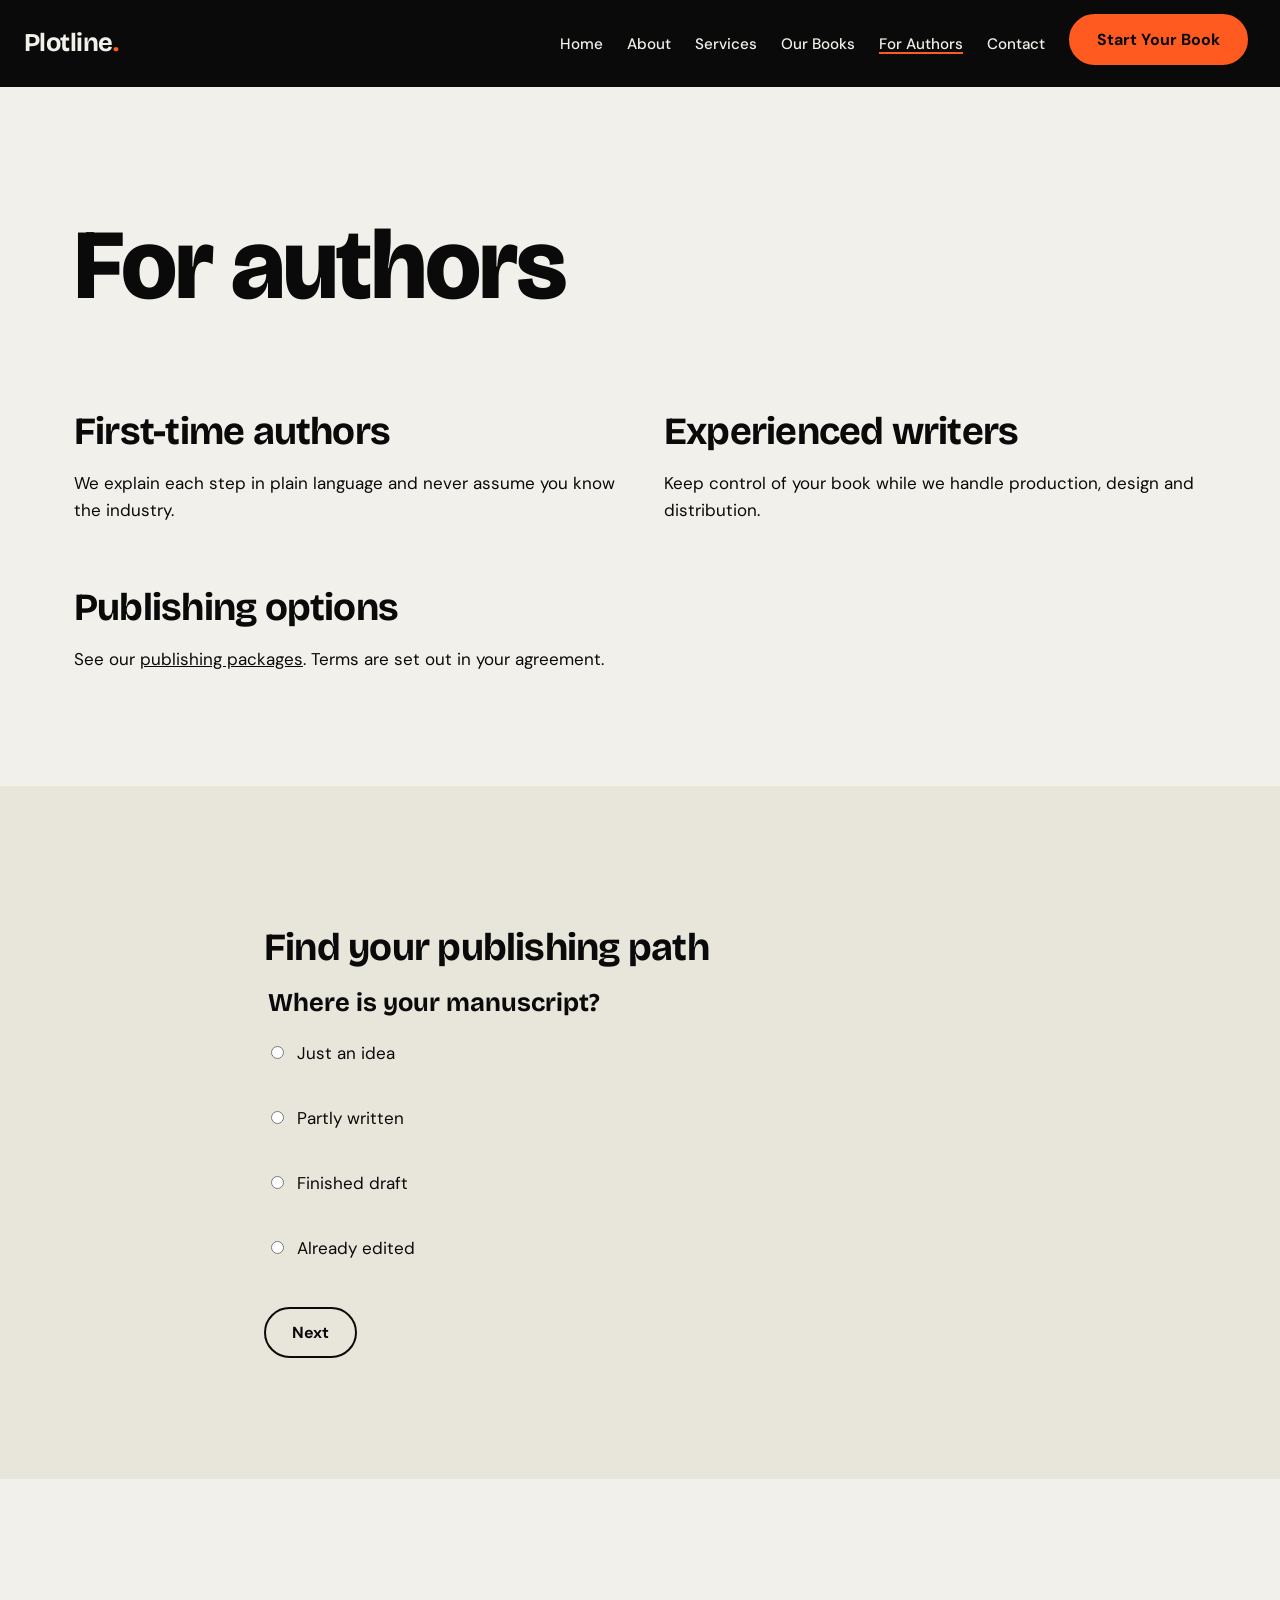
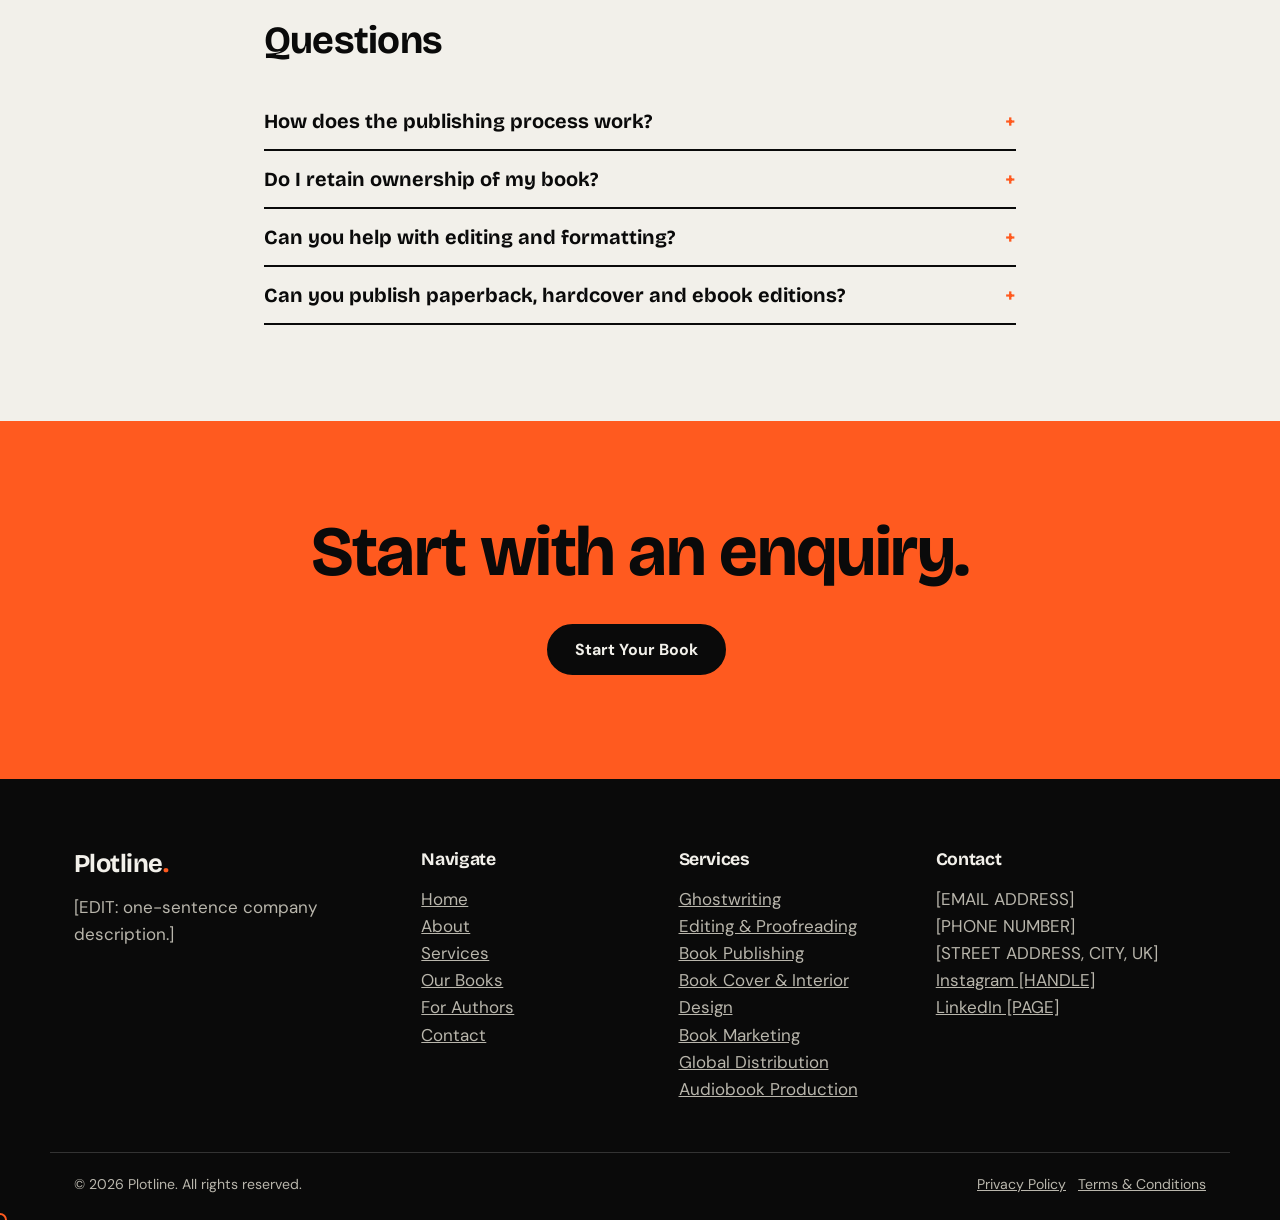
<file: authors.html>
<!DOCTYPE html><html lang="en-GB"><head><meta charset="utf-8"><meta name="viewport" content="width=device-width,initial-scale=1"><title>For Authors | Plotline</title><meta name="description" content="Support for first-time and experienced authors."><link rel="preconnect" href="https://fonts.googleapis.com"><link rel="preconnect" href="https://fonts.gstatic.com" crossorigin><link href="https://fonts.googleapis.com/css2?family=Bricolage+Grotesque:wght@500;700;800&family=DM+Sans:wght@400;500;700&display=swap" rel="stylesheet"><link rel="stylesheet" href="css/style.css"><link rel="stylesheet" href="css/responsive.css"><link rel="stylesheet" href="css/animations.css"></head><body>
<a class="skip" href="#main">Skip to content</a>
<header class="hd"><a class="logo" href="index.html">Plotline</a><button class="burger" aria-expanded="false" aria-controls="nav" aria-label="Menu"><i></i><i></i></button><nav id="nav"><ul><li><a href="index.html">Home</a></li><li><a href="about.html">About</a></li><li><a href="services.html">Services</a></li><li><a href="books.html">Our Books</a></li><li><a href="authors.html" aria-current=page>For Authors</a></li><li><a href="contact.html">Contact</a></li></ul><a class="btn solid" href="contact.html">Start Your Book</a></nav></header>
<main id="main"><section class="sec pg"><div class="wrap"><h1>For authors</h1><div class="split"><div><h2>First-time authors</h2><p>We explain each step in plain language and never assume you know the industry.</p></div><div><h2>Experienced writers</h2><p>Keep control of your book while we handle production, design and distribution.</p></div></div><h2>Publishing options</h2><p>See our <a href="index.html#packages">publishing packages</a>. Terms are set out in your agreement.</p></div></section>
<section class="sec alt" id="path-finder"><div class="wrap narrow"><h2>Find your publishing path</h2><form id="path" novalidate><fieldset data-q="0"><legend>Where is your manuscript?</legend><label><input type="radio" name="q0" value="Just an idea"> Just an idea</label><label><input type="radio" name="q0" value="Partly written"> Partly written</label><label><input type="radio" name="q0" value="Finished draft"> Finished draft</label><label><input type="radio" name="q0" value="Already edited"> Already edited</label></fieldset><fieldset data-q="1" hidden><legend>What is your main goal?</legend><label><input type="radio" name="q1" value="Publish a first book"> Publish a first book</label><label><input type="radio" name="q1" value="Improve my writing"> Improve my writing</label><label><input type="radio" name="q1" value="Reach more readers"> Reach more readers</label><label><input type="radio" name="q1" value="Sell internationally"> Sell internationally</label></fieldset><fieldset data-q="2" hidden><legend>Which genre?</legend><label><input type="radio" name="q2" value="Fiction"> Fiction</label><label><input type="radio" name="q2" value="Non-fiction"> Non-fiction</label><label><input type="radio" name="q2" value="Memoir"> Memoir</label><label><input type="radio" name="q2" value="Poetry"> Poetry</label></fieldset><p><button class="btn" type="button" id="next">Next</button></p><p id="err" role="alert" class="err" hidden>Choose an answer to continue.</p></form><div id="res" class="card" hidden aria-live="polite"></div></div></section>
<section class="sec"><div class="wrap narrow"><h2>Questions</h2><div class="faq"><details><summary>How does the publishing process work?</summary><p>It begins with a consultation about your book and goals. We then recommend the editing, design, publishing, distribution and marketing support that suits you.</p></details><details><summary>Do I retain ownership of my book?</summary><p>Rights are set out in your contract and depend on the service you choose. We explain the terms clearly before you commit.</p></details><details><summary>Can you help with editing and formatting?</summary><p>Yes. Depending on your chosen service, we can support editing, interior formatting and cover design.</p></details><details><summary>Can you publish paperback, hardcover and ebook editions?</summary><p>We can help prepare a range of print and digital formats. Options depend on your book and chosen service.</p></details></div></div></section><section class="sec cta"><div class="wrap"><h2>Start with an enquiry.</h2><a class="btn solid" href="contact.html">Start Your Book</a></div></section></main>
<footer class="ft"><div class="wrap grid4"><div><p class="logo">Plotline</p><p>[EDIT: one-sentence company description.]</p></div><div><h3>Navigate</h3><ul><li><a href="index.html">Home</a></li><li><a href="about.html">About</a></li><li><a href="services.html">Services</a></li><li><a href="books.html">Our Books</a></li><li><a href="authors.html">For Authors</a></li><li><a href="contact.html">Contact</a></li></ul></div><div><h3>Services</h3><ul><li><a href="ghostwriting.html">Ghostwriting</a></li><li><a href="editing.html">Editing & Proofreading</a></li><li><a href="publishing.html">Book Publishing</a></li><li><a href="book-design.html">Book Cover & Interior Design</a></li><li><a href="marketing.html">Book Marketing</a></li><li><a href="distribution.html">Global Distribution</a></li><li><a href="audiobook.html">Audiobook Production</a></li></ul></div><div><h3>Contact</h3><ul><li>[EMAIL ADDRESS]</li><li>[PHONE NUMBER]</li><li>[STREET ADDRESS, CITY, UK]</li><li><a href="contact.html">Instagram [HANDLE]</a></li><li><a href="contact.html">LinkedIn [PAGE]</a></li></ul></div></div><div class="wrap sub"><span>&copy; <span id="yr">2026</span> Plotline. All rights reserved.</span><span><a href="contact.html">Privacy Policy</a> &nbsp; <a href="contact.html">Terms &amp; Conditions</a></span></div></footer>
<script src="js/main.js"></script><script src="js/animations.js"></script><script src="js/questionnaire.js"></script></body></html>
</file>
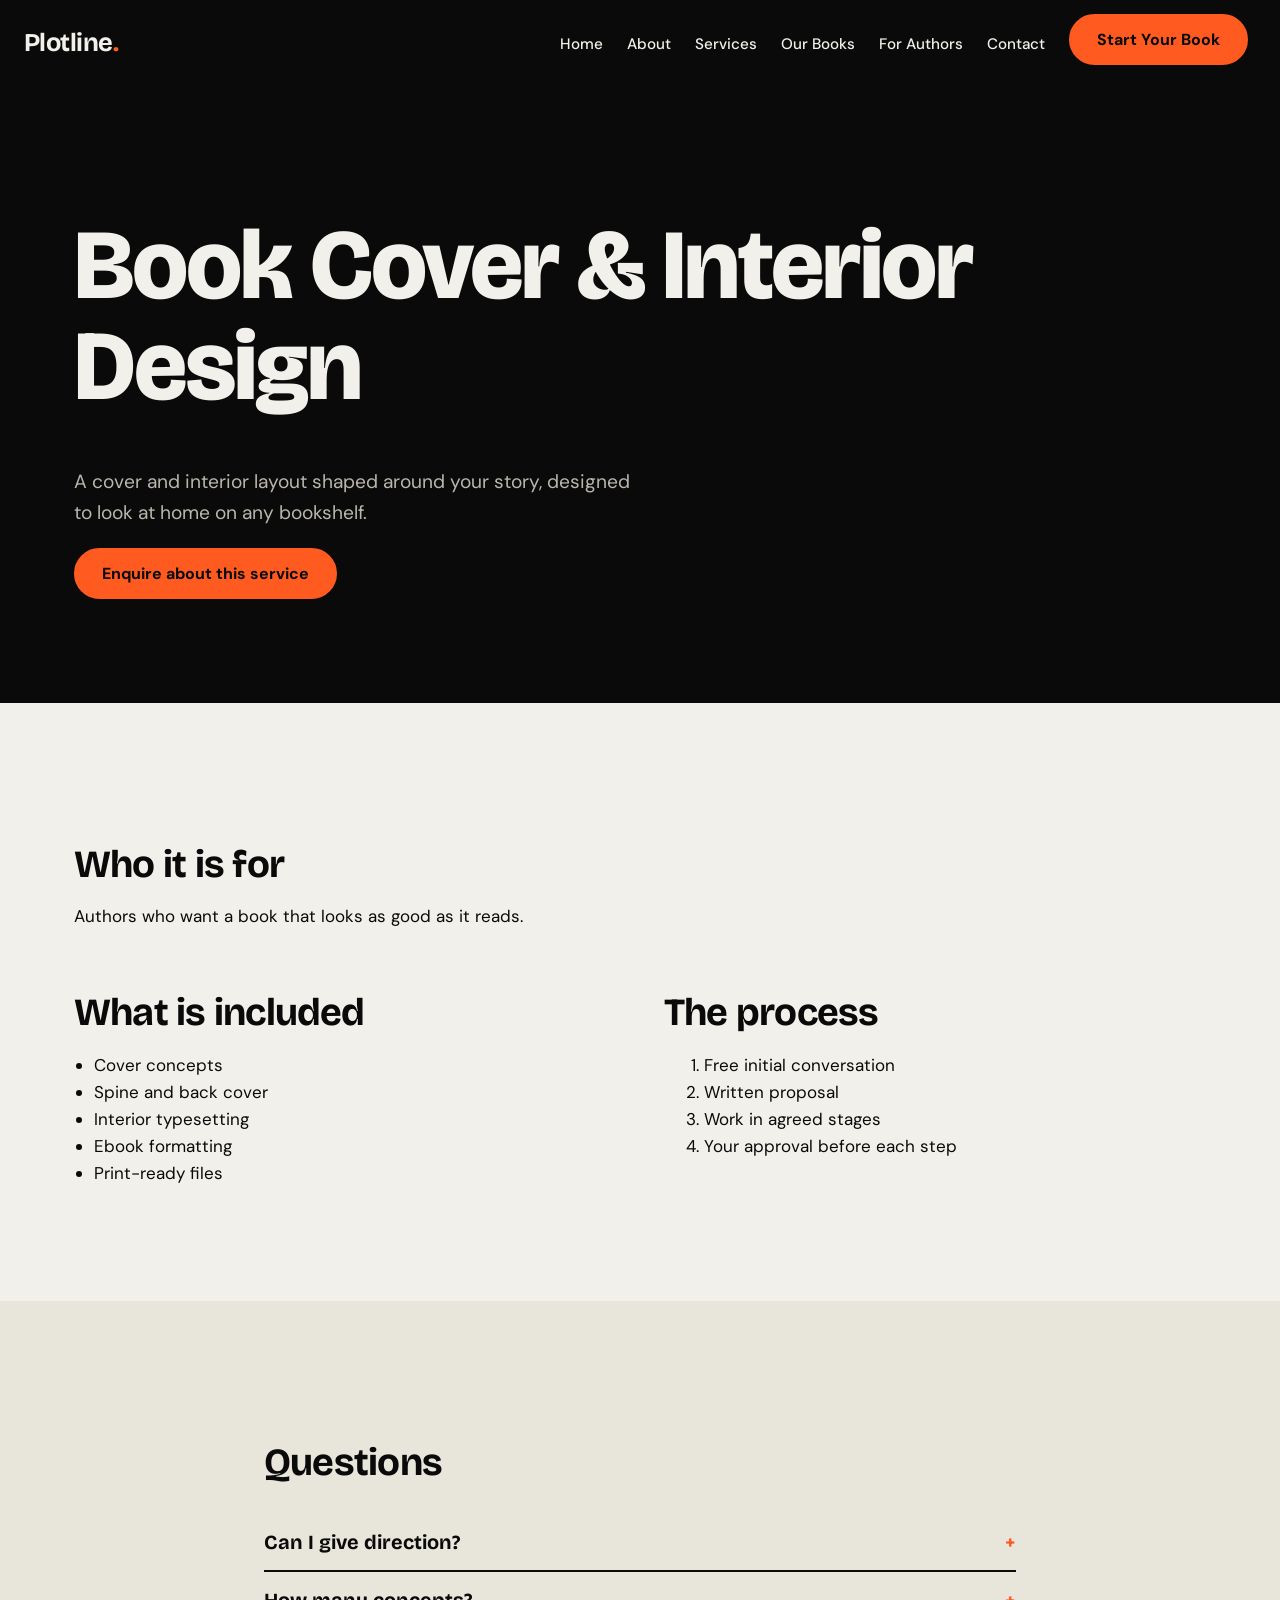
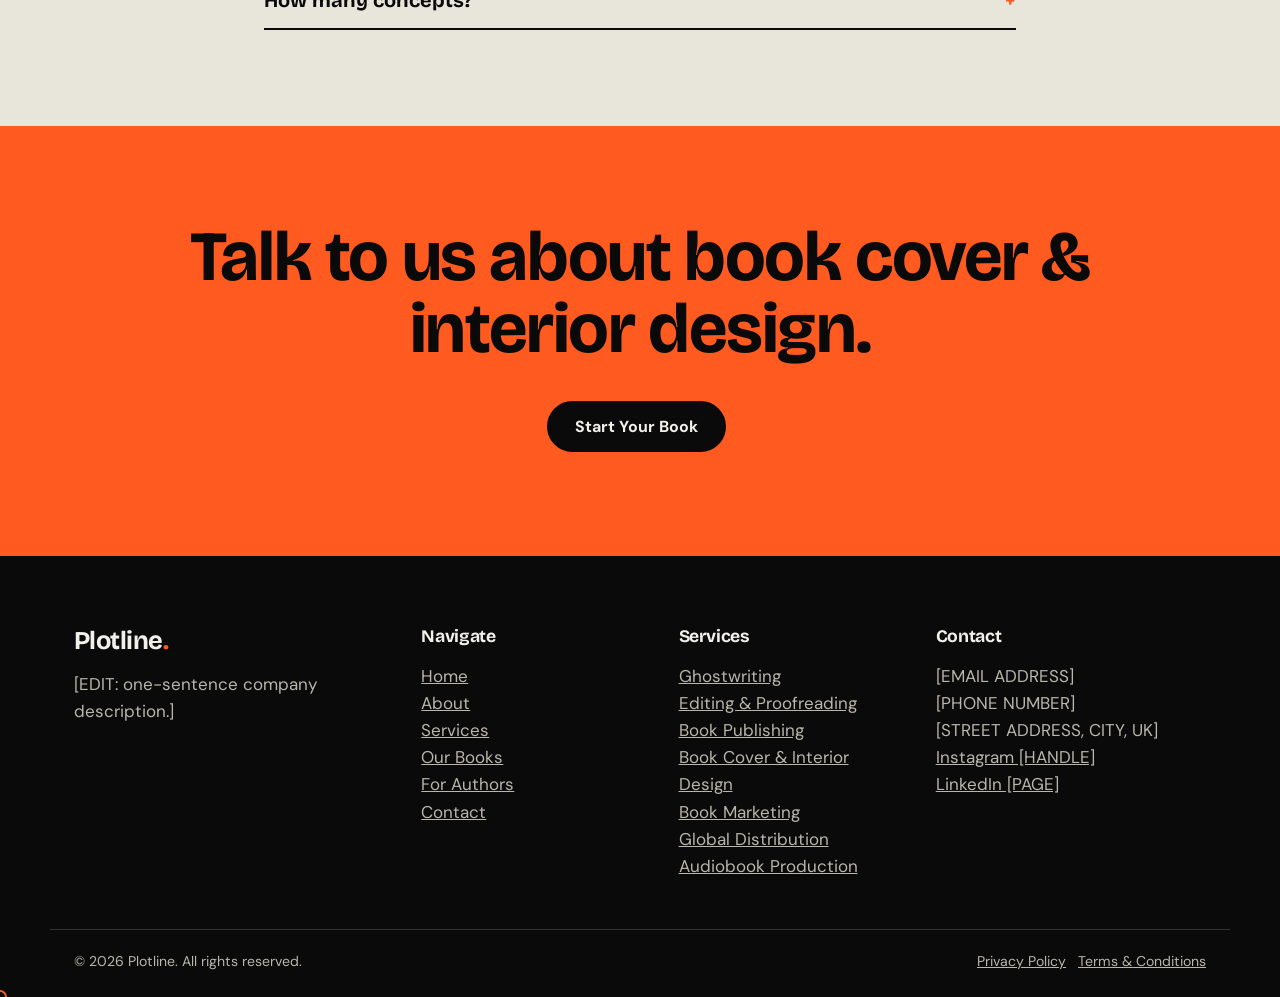
<file: book-design.html>
<!DOCTYPE html><html lang="en-GB"><head><meta charset="utf-8"><meta name="viewport" content="width=device-width,initial-scale=1"><title>Book Cover & Interior Design | Plotline</title><meta name="description" content="A cover and interior layout shaped around your story, designed to look at home on any bookshelf."><link rel="preconnect" href="https://fonts.googleapis.com"><link rel="preconnect" href="https://fonts.gstatic.com" crossorigin><link href="https://fonts.googleapis.com/css2?family=Bricolage+Grotesque:wght@500;700;800&family=DM+Sans:wght@400;500;700&display=swap" rel="stylesheet"><link rel="stylesheet" href="css/style.css"><link rel="stylesheet" href="css/responsive.css"><link rel="stylesheet" href="css/animations.css"></head><body>
<a class="skip" href="#main">Skip to content</a>
<header class="hd"><a class="logo" href="index.html">Plotline</a><button class="burger" aria-expanded="false" aria-controls="nav" aria-label="Menu"><i></i><i></i></button><nav id="nav"><ul><li><a href="index.html">Home</a></li><li><a href="about.html">About</a></li><li><a href="services.html">Services</a></li><li><a href="books.html">Our Books</a></li><li><a href="authors.html">For Authors</a></li><li><a href="contact.html">Contact</a></li></ul><a class="btn solid" href="contact.html">Start Your Book</a></nav></header>
<main id="main"><section class="sec pg hero-s h0"><div class="wrap"><h1>Book Cover & Interior Design</h1><p class="lead">A cover and interior layout shaped around your story, designed to look at home on any bookshelf.</p><a class="btn solid" href="contact.html?service=book-design">Enquire about this service</a></div></section><section class="sec"><div class="wrap"><h2>Who it is for</h2><p>Authors who want a book that looks as good as it reads.</p><div class="split"><div><h2>What is included</h2><ul class="tick"><li>Cover concepts</li><li>Spine and back cover</li><li>Interior typesetting</li><li>Ebook formatting</li><li>Print-ready files</li></ul></div><div><h2>The process</h2><ol><li>Free initial conversation</li><li>Written proposal</li><li>Work in agreed stages</li><li>Your approval before each step</li></ol></div></div></div></section><section class="sec alt"><div class="wrap narrow"><h2>Questions</h2><div class="faq"><details><summary>Can I give direction?</summary><p>Yes. Share references and we build concepts around them.</p></details><details><summary>How many concepts?</summary><p>[EDIT: number of concepts and revisions]</p></details></div></div></section><section class="sec cta"><div class="wrap"><h2>Talk to us about book cover & interior design.</h2><a class="btn solid" href="contact.html">Start Your Book</a></div></section></main>
<footer class="ft"><div class="wrap grid4"><div><p class="logo">Plotline</p><p>[EDIT: one-sentence company description.]</p></div><div><h3>Navigate</h3><ul><li><a href="index.html">Home</a></li><li><a href="about.html">About</a></li><li><a href="services.html">Services</a></li><li><a href="books.html">Our Books</a></li><li><a href="authors.html">For Authors</a></li><li><a href="contact.html">Contact</a></li></ul></div><div><h3>Services</h3><ul><li><a href="ghostwriting.html">Ghostwriting</a></li><li><a href="editing.html">Editing & Proofreading</a></li><li><a href="publishing.html">Book Publishing</a></li><li><a href="book-design.html">Book Cover & Interior Design</a></li><li><a href="marketing.html">Book Marketing</a></li><li><a href="distribution.html">Global Distribution</a></li><li><a href="audiobook.html">Audiobook Production</a></li></ul></div><div><h3>Contact</h3><ul><li>[EMAIL ADDRESS]</li><li>[PHONE NUMBER]</li><li>[STREET ADDRESS, CITY, UK]</li><li><a href="contact.html">Instagram [HANDLE]</a></li><li><a href="contact.html">LinkedIn [PAGE]</a></li></ul></div></div><div class="wrap sub"><span>&copy; <span id="yr">2026</span> Plotline. All rights reserved.</span><span><a href="contact.html">Privacy Policy</a> &nbsp; <a href="contact.html">Terms &amp; Conditions</a></span></div></footer>
<script src="js/main.js"></script><script src="js/animations.js"></script></body></html>
</file>
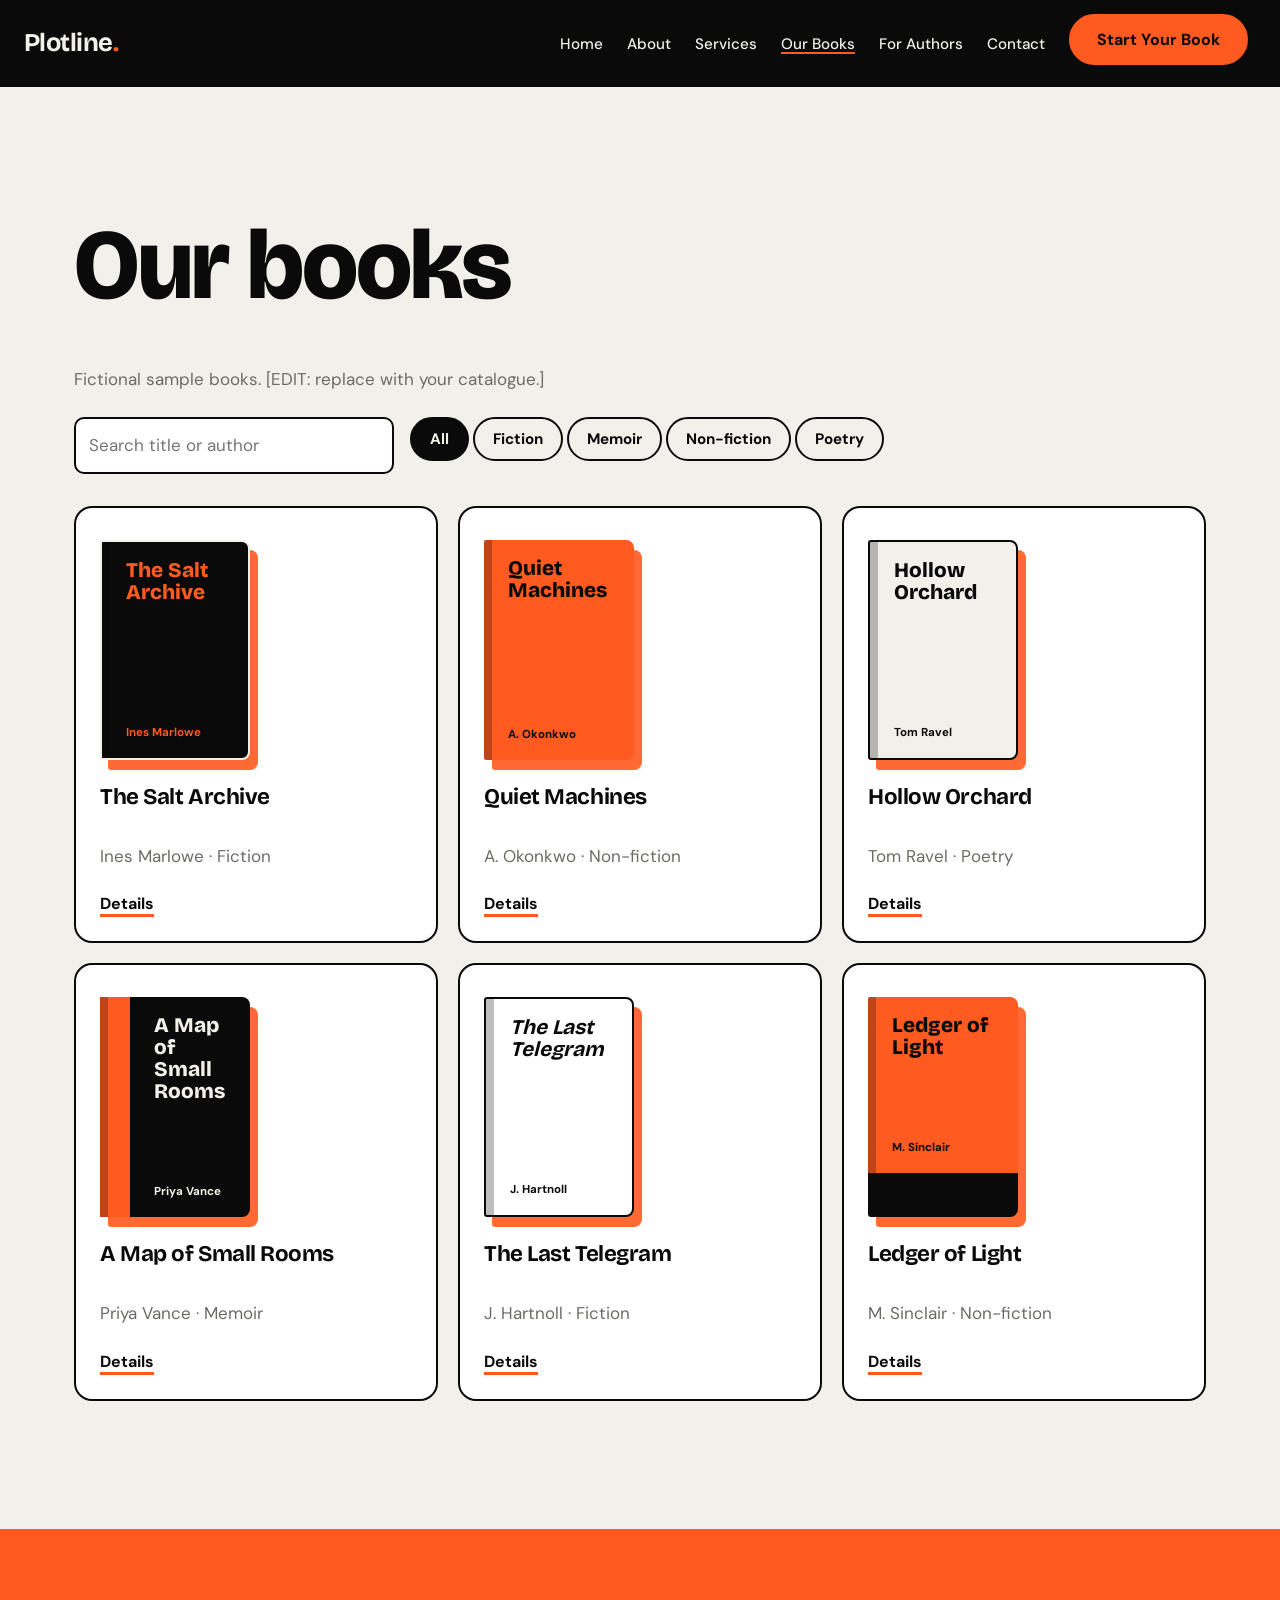
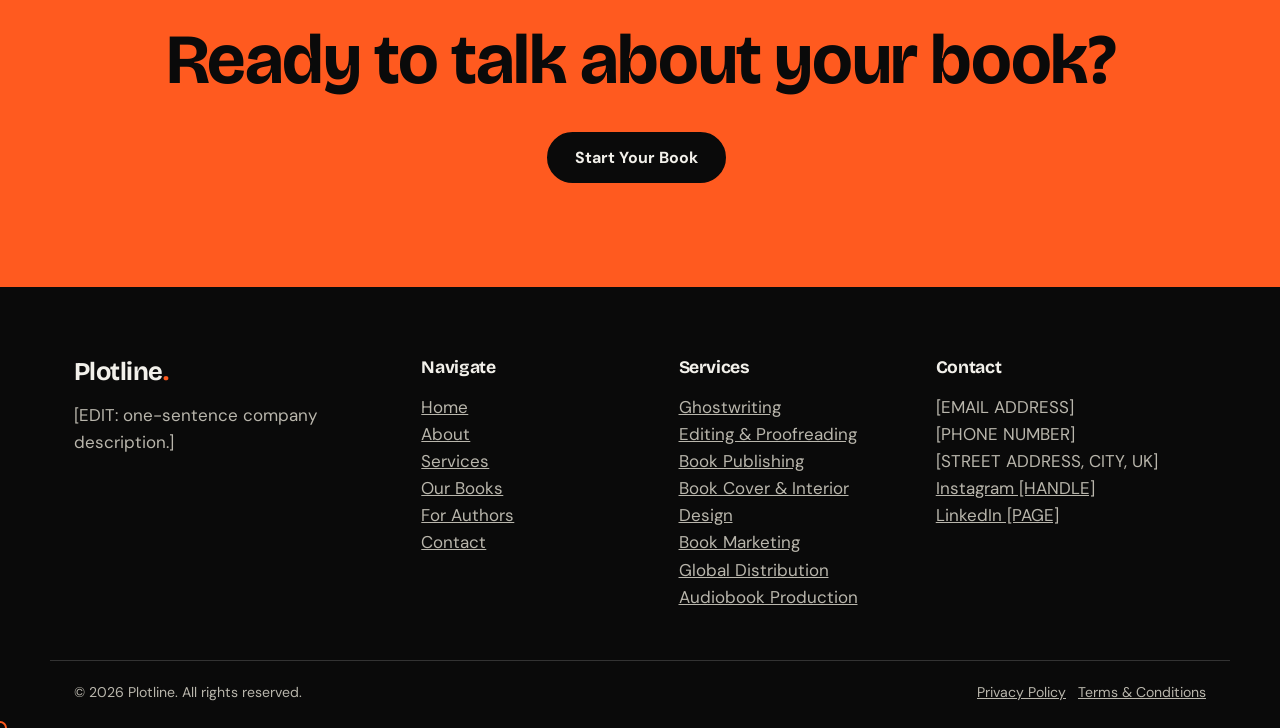
<file: books.html>
<!DOCTYPE html><html lang="en-GB"><head><meta charset="utf-8"><meta name="viewport" content="width=device-width,initial-scale=1"><title>Our Books | Plotline</title><meta name="description" content="Browse our sample catalogue."><link rel="preconnect" href="https://fonts.googleapis.com"><link rel="preconnect" href="https://fonts.gstatic.com" crossorigin><link href="https://fonts.googleapis.com/css2?family=Bricolage+Grotesque:wght@500;700;800&family=DM+Sans:wght@400;500;700&display=swap" rel="stylesheet"><link rel="stylesheet" href="css/style.css"><link rel="stylesheet" href="css/responsive.css"><link rel="stylesheet" href="css/animations.css"></head><body>
<a class="skip" href="#main">Skip to content</a>
<header class="hd"><a class="logo" href="index.html">Plotline</a><button class="burger" aria-expanded="false" aria-controls="nav" aria-label="Menu"><i></i><i></i></button><nav id="nav"><ul><li><a href="index.html">Home</a></li><li><a href="about.html">About</a></li><li><a href="services.html">Services</a></li><li><a href="books.html" aria-current=page>Our Books</a></li><li><a href="authors.html">For Authors</a></li><li><a href="contact.html">Contact</a></li></ul><a class="btn solid" href="contact.html">Start Your Book</a></nav></header>
<main id="main"><section class="sec pg"><div class="wrap"><h1>Our books</h1><p class="mut">Fictional sample books. [EDIT: replace with your catalogue.]</p><div class="tools"><label class="sr" for="q">Search books</label><input id="q" type="search" placeholder="Search title or author"><div class="filters"><button data-g="" aria-pressed="true">All</button><button data-g="Fiction">Fiction</button><button data-g="Memoir">Memoir</button><button data-g="Non-fiction">Non-fiction</button><button data-g="Poetry">Poetry</button></div></div><div class="books" id="bl"><article class="card bk-card" data-genre="Fiction" data-t="the salt archive ines marlowe"><div class="book c1" aria-hidden="true"><div class="bk"><span class="bt">The Salt Archive</span><span class="ba">Ines Marlowe</span></div></div><h3>The Salt Archive</h3><p class="mut">Ines Marlowe &middot; Fiction</p><button class="more" aria-expanded="false">Details</button><p class="det" hidden>A coastal archivist finds a ledger that predicts drownings. [Sample placeholder title.]</p></article><article class="card bk-card" data-genre="Non-fiction" data-t="quiet machines a. okonkwo"><div class="book c2" aria-hidden="true"><div class="bk"><span class="bt">Quiet Machines</span><span class="ba">A. Okonkwo</span></div></div><h3>Quiet Machines</h3><p class="mut">A. Okonkwo &middot; Non-fiction</p><button class="more" aria-expanded="false">Details</button><p class="det" hidden>Essays on attention, craft and working slowly. [Sample placeholder title.]</p></article><article class="card bk-card" data-genre="Poetry" data-t="hollow orchard tom ravel"><div class="book c3" aria-hidden="true"><div class="bk"><span class="bt">Hollow Orchard</span><span class="ba">Tom Ravel</span></div></div><h3>Hollow Orchard</h3><p class="mut">Tom Ravel &middot; Poetry</p><button class="more" aria-expanded="false">Details</button><p class="det" hidden>Forty poems about inheritance and land. [Sample placeholder title.]</p></article><article class="card bk-card" data-genre="Memoir" data-t="a map of small rooms priya vance"><div class="book c4" aria-hidden="true"><div class="bk"><span class="bt">A Map of Small Rooms</span><span class="ba">Priya Vance</span></div></div><h3>A Map of Small Rooms</h3><p class="mut">Priya Vance &middot; Memoir</p><button class="more" aria-expanded="false">Details</button><p class="det" hidden>A memoir told through the houses of one family. [Sample placeholder title.]</p></article><article class="card bk-card" data-genre="Fiction" data-t="the last telegram j. hartnoll"><div class="book c5" aria-hidden="true"><div class="bk"><span class="bt">The Last Telegram</span><span class="ba">J. Hartnoll</span></div></div><h3>The Last Telegram</h3><p class="mut">J. Hartnoll &middot; Fiction</p><button class="more" aria-expanded="false">Details</button><p class="det" hidden>A wartime mystery across three letters. [Sample placeholder title.]</p></article><article class="card bk-card" data-genre="Non-fiction" data-t="ledger of light m. sinclair"><div class="book c6" aria-hidden="true"><div class="bk"><span class="bt">Ledger of Light</span><span class="ba">M. Sinclair</span></div></div><h3>Ledger of Light</h3><p class="mut">M. Sinclair &middot; Non-fiction</p><button class="more" aria-expanded="false">Details</button><p class="det" hidden>How lighthouses shaped British coastal life. [Sample placeholder title.]</p></article></div><p id="none" hidden>No books match. Clear the search or choose All.</p></div></section><section class="sec cta"><div class="wrap"><h2>Ready to talk about your book?</h2><a class="btn solid" href="contact.html">Start Your Book</a></div></section></main>
<footer class="ft"><div class="wrap grid4"><div><p class="logo">Plotline</p><p>[EDIT: one-sentence company description.]</p></div><div><h3>Navigate</h3><ul><li><a href="index.html">Home</a></li><li><a href="about.html">About</a></li><li><a href="services.html">Services</a></li><li><a href="books.html">Our Books</a></li><li><a href="authors.html">For Authors</a></li><li><a href="contact.html">Contact</a></li></ul></div><div><h3>Services</h3><ul><li><a href="ghostwriting.html">Ghostwriting</a></li><li><a href="editing.html">Editing & Proofreading</a></li><li><a href="publishing.html">Book Publishing</a></li><li><a href="book-design.html">Book Cover & Interior Design</a></li><li><a href="marketing.html">Book Marketing</a></li><li><a href="distribution.html">Global Distribution</a></li><li><a href="audiobook.html">Audiobook Production</a></li></ul></div><div><h3>Contact</h3><ul><li>[EMAIL ADDRESS]</li><li>[PHONE NUMBER]</li><li>[STREET ADDRESS, CITY, UK]</li><li><a href="contact.html">Instagram [HANDLE]</a></li><li><a href="contact.html">LinkedIn [PAGE]</a></li></ul></div></div><div class="wrap sub"><span>&copy; <span id="yr">2026</span> Plotline. All rights reserved.</span><span><a href="contact.html">Privacy Policy</a> &nbsp; <a href="contact.html">Terms &amp; Conditions</a></span></div></footer>
<script src="js/main.js"></script><script src="js/animations.js"></script><script src="js/books.js"></script></body></html>
</file>
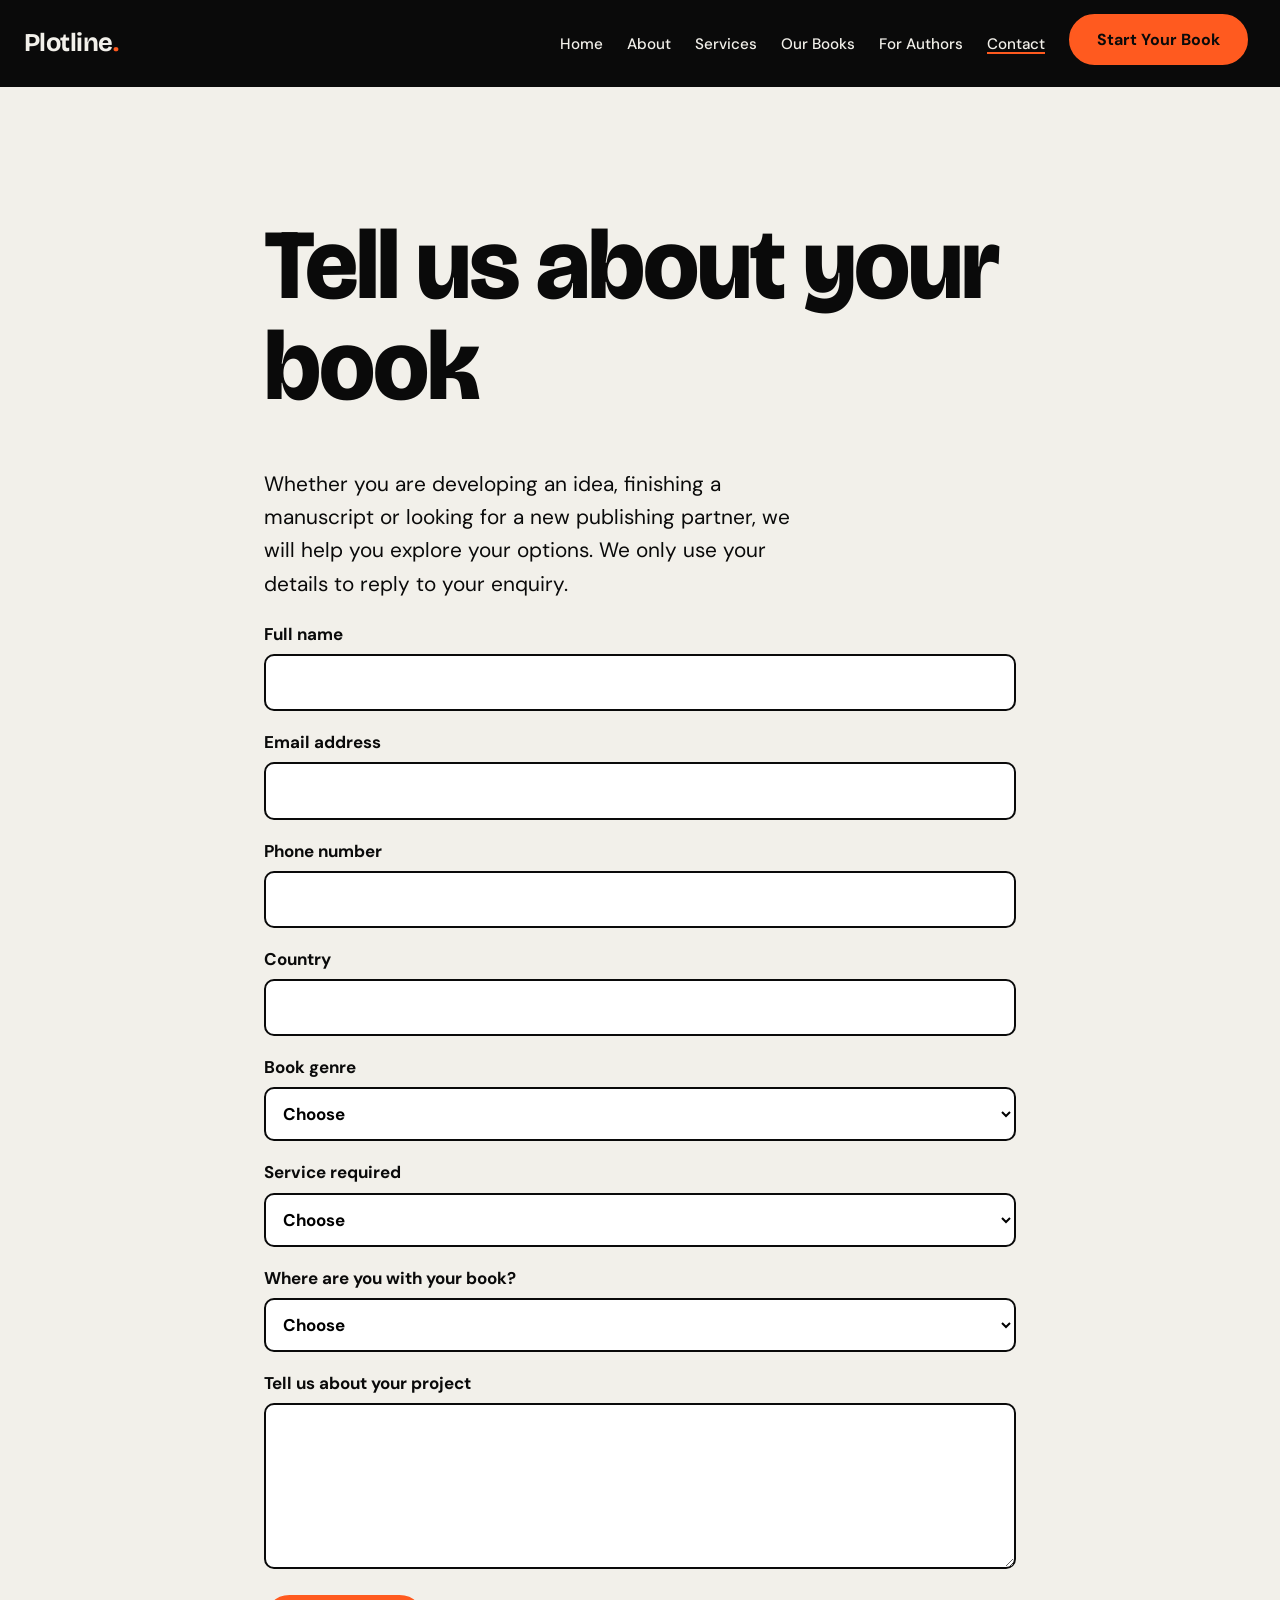
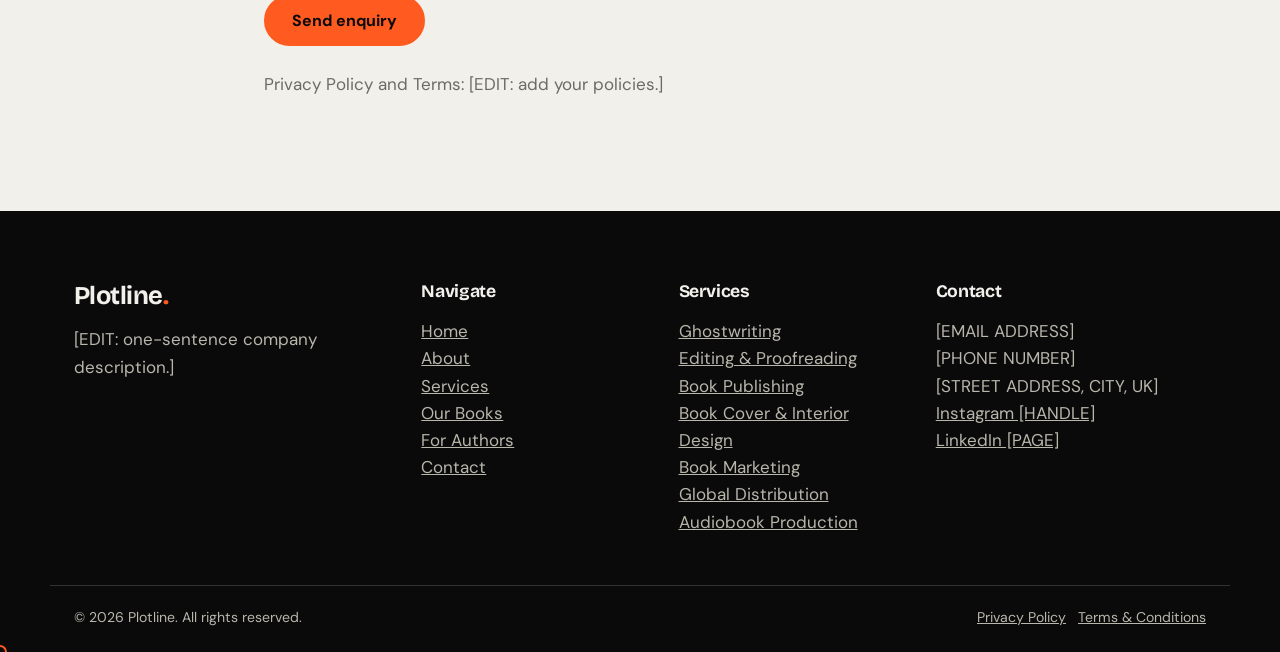
<file: contact.html>
<!DOCTYPE html><html lang="en-GB"><head><meta charset="utf-8"><meta name="viewport" content="width=device-width,initial-scale=1"><title>Contact | Plotline</title><meta name="description" content="Tell us about your book."><link rel="preconnect" href="https://fonts.googleapis.com"><link rel="preconnect" href="https://fonts.gstatic.com" crossorigin><link href="https://fonts.googleapis.com/css2?family=Bricolage+Grotesque:wght@500;700;800&family=DM+Sans:wght@400;500;700&display=swap" rel="stylesheet"><link rel="stylesheet" href="css/style.css"><link rel="stylesheet" href="css/responsive.css"><link rel="stylesheet" href="css/animations.css"></head><body>
<a class="skip" href="#main">Skip to content</a>
<header class="hd"><a class="logo" href="index.html">Plotline</a><button class="burger" aria-expanded="false" aria-controls="nav" aria-label="Menu"><i></i><i></i></button><nav id="nav"><ul><li><a href="index.html">Home</a></li><li><a href="about.html">About</a></li><li><a href="services.html">Services</a></li><li><a href="books.html">Our Books</a></li><li><a href="authors.html">For Authors</a></li><li><a href="contact.html" aria-current=page>Contact</a></li></ul><a class="btn solid" href="contact.html">Start Your Book</a></nav></header>
<main id="main"><section class="sec pg"><div class="wrap narrow"><h1>Tell us about your book</h1><p class="lead2">Whether you are developing an idea, finishing a manuscript or looking for a new publishing partner, we will help you explore your options. We only use your details to reply to your enquiry.</p><form id="cf" novalidate><label>Full name<input name="name" required autocomplete="name"></label><label>Email address<input name="email" type="email" required autocomplete="email"></label><label>Phone number<input name="phone" type="tel" autocomplete="tel"></label><label>Country<input name="country" required autocomplete="country-name"></label><label>Book genre<select name="genre" required><option value="">Choose</option><option>Fiction</option><option>Non-fiction</option><option>Memoir</option><option>Poetry</option><option>Other</option></select></label><label>Service required<select name="service" id="service" required><option value="">Choose</option><option>Ghostwriting</option><option>Editing & Proofreading</option><option>Book Publishing</option><option>Book Cover & Interior Design</option><option>Book Marketing</option><option>Global Distribution</option><option>Audiobook Production</option><option>Publishing Package</option><option>Publishing & Audiobook</option><option>Complete Author Package</option><option>Book Marketing Package</option><option>Not sure yet</option></select></label><label>Where are you with your book?<select name="stage"><option value="">Choose</option><option>Just an idea</option><option>Writing it now</option><option>Manuscript finished</option><option>Already published</option></select></label><label>Tell us about your project<textarea name="msg" rows="5" required></textarea></label><button class="btn solid" type="submit">Send enquiry</button><p id="fs" role="status"></p></form><p class="mut">Privacy Policy and Terms: [EDIT: add your policies.]</p></div></section></main>
<footer class="ft"><div class="wrap grid4"><div><p class="logo">Plotline</p><p>[EDIT: one-sentence company description.]</p></div><div><h3>Navigate</h3><ul><li><a href="index.html">Home</a></li><li><a href="about.html">About</a></li><li><a href="services.html">Services</a></li><li><a href="books.html">Our Books</a></li><li><a href="authors.html">For Authors</a></li><li><a href="contact.html">Contact</a></li></ul></div><div><h3>Services</h3><ul><li><a href="ghostwriting.html">Ghostwriting</a></li><li><a href="editing.html">Editing & Proofreading</a></li><li><a href="publishing.html">Book Publishing</a></li><li><a href="book-design.html">Book Cover & Interior Design</a></li><li><a href="marketing.html">Book Marketing</a></li><li><a href="distribution.html">Global Distribution</a></li><li><a href="audiobook.html">Audiobook Production</a></li></ul></div><div><h3>Contact</h3><ul><li>[EMAIL ADDRESS]</li><li>[PHONE NUMBER]</li><li>[STREET ADDRESS, CITY, UK]</li><li><a href="contact.html">Instagram [HANDLE]</a></li><li><a href="contact.html">LinkedIn [PAGE]</a></li></ul></div></div><div class="wrap sub"><span>&copy; <span id="yr">2026</span> Plotline. All rights reserved.</span><span><a href="contact.html">Privacy Policy</a> &nbsp; <a href="contact.html">Terms &amp; Conditions</a></span></div></footer>
<script src="js/main.js"></script><script src="js/animations.js"></script><script src="js/forms.js"></script></body></html>
</file>
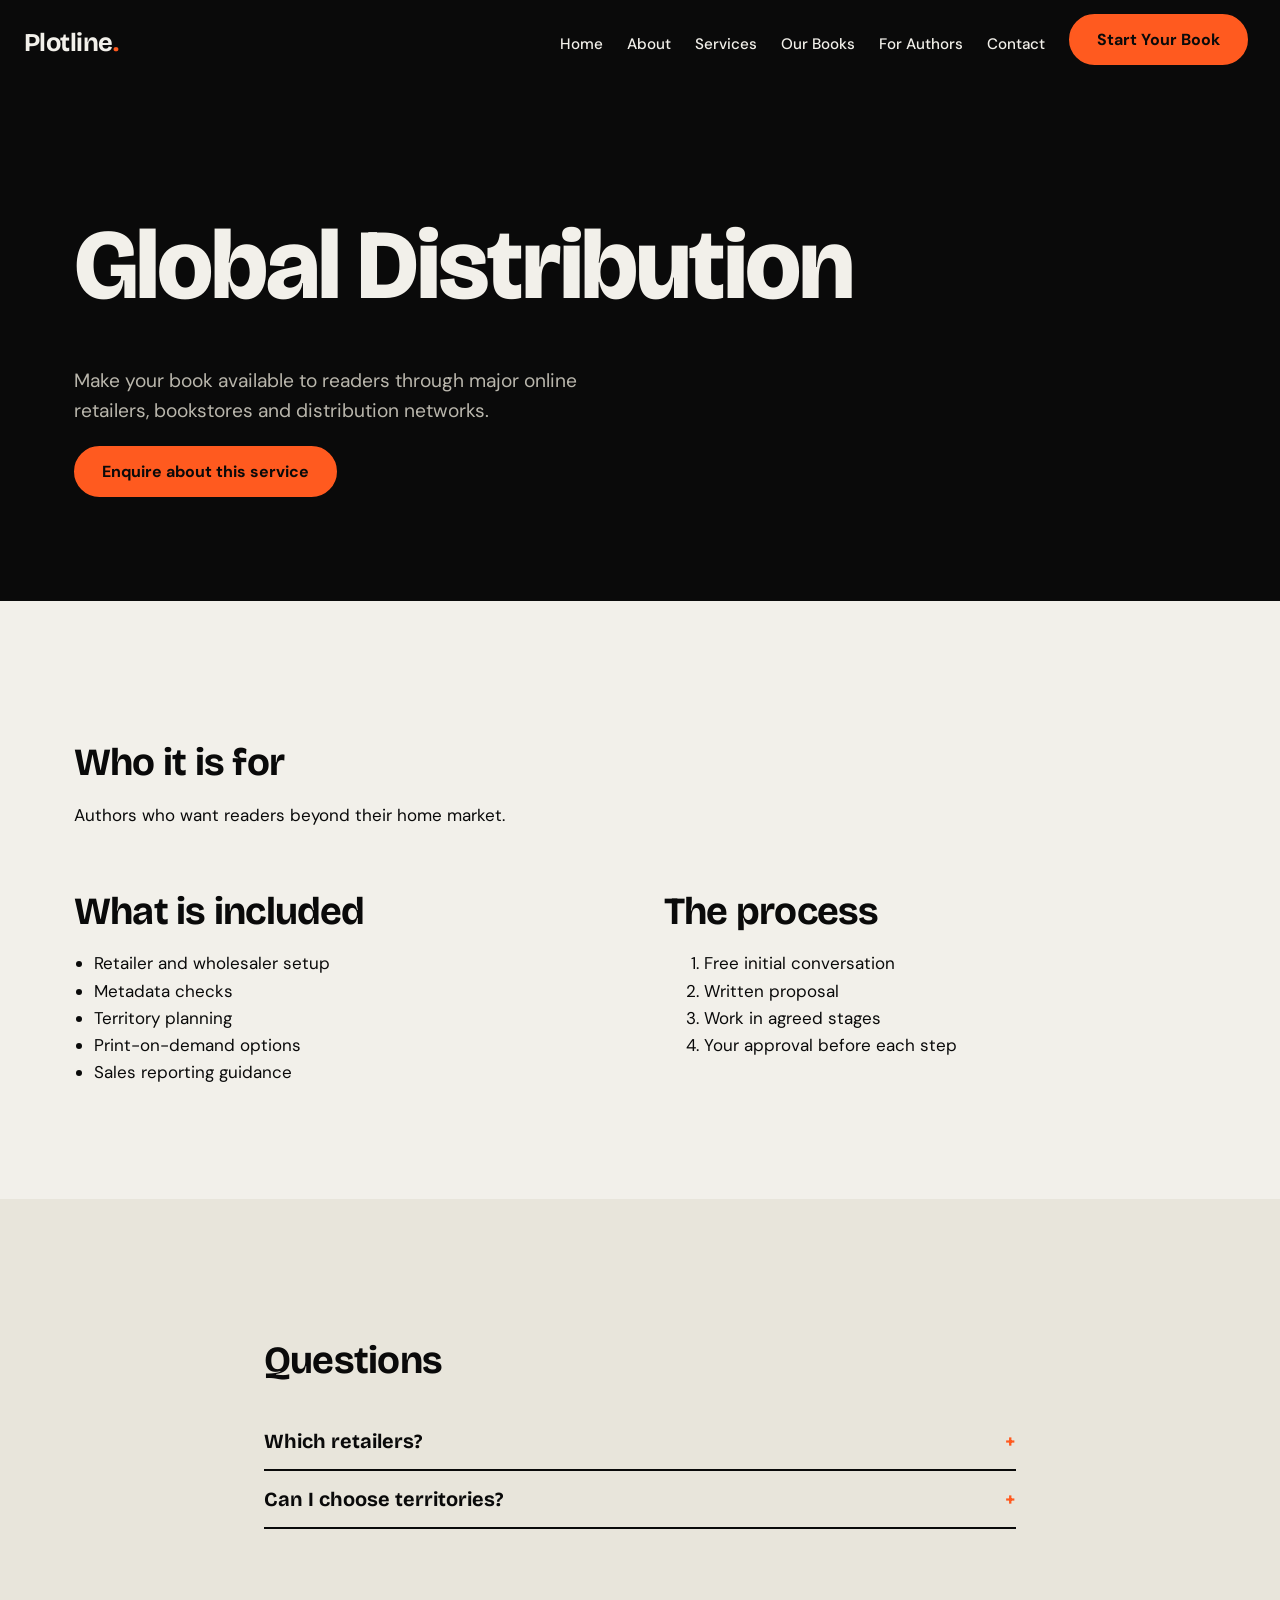
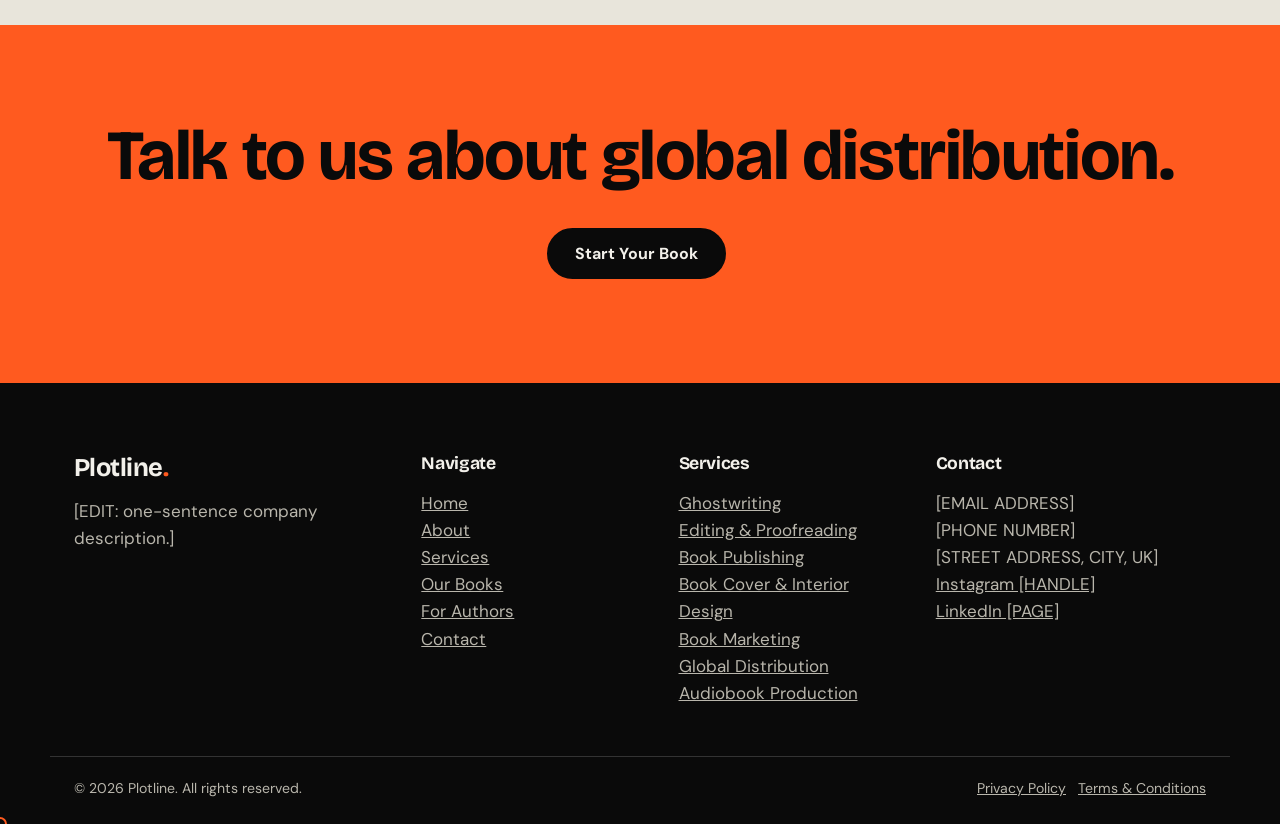
<file: distribution.html>
<!DOCTYPE html><html lang="en-GB"><head><meta charset="utf-8"><meta name="viewport" content="width=device-width,initial-scale=1"><title>Global Distribution | Plotline</title><meta name="description" content="Make your book available to readers through major online retailers, bookstores and distribution networks."><link rel="preconnect" href="https://fonts.googleapis.com"><link rel="preconnect" href="https://fonts.gstatic.com" crossorigin><link href="https://fonts.googleapis.com/css2?family=Bricolage+Grotesque:wght@500;700;800&family=DM+Sans:wght@400;500;700&display=swap" rel="stylesheet"><link rel="stylesheet" href="css/style.css"><link rel="stylesheet" href="css/responsive.css"><link rel="stylesheet" href="css/animations.css"></head><body>
<a class="skip" href="#main">Skip to content</a>
<header class="hd"><a class="logo" href="index.html">Plotline</a><button class="burger" aria-expanded="false" aria-controls="nav" aria-label="Menu"><i></i><i></i></button><nav id="nav"><ul><li><a href="index.html">Home</a></li><li><a href="about.html">About</a></li><li><a href="services.html">Services</a></li><li><a href="books.html">Our Books</a></li><li><a href="authors.html">For Authors</a></li><li><a href="contact.html">Contact</a></li></ul><a class="btn solid" href="contact.html">Start Your Book</a></nav></header>
<main id="main"><section class="sec pg hero-s h2"><div class="wrap"><h1>Global Distribution</h1><p class="lead">Make your book available to readers through major online retailers, bookstores and distribution networks.</p><a class="btn solid" href="contact.html?service=distribution">Enquire about this service</a></div></section><section class="sec"><div class="wrap"><h2>Who it is for</h2><p>Authors who want readers beyond their home market.</p><div class="split"><div><h2>What is included</h2><ul class="tick"><li>Retailer and wholesaler setup</li><li>Metadata checks</li><li>Territory planning</li><li>Print-on-demand options</li><li>Sales reporting guidance</li></ul></div><div><h2>The process</h2><ol><li>Free initial conversation</li><li>Written proposal</li><li>Work in agreed stages</li><li>Your approval before each step</li></ol></div></div></div></section><section class="sec alt"><div class="wrap narrow"><h2>Questions</h2><div class="faq"><details><summary>Which retailers?</summary><p>[EDIT: list your real distribution partners]</p></details><details><summary>Can I choose territories?</summary><p>Yes, within each channel's rules.</p></details></div></div></section><section class="sec cta"><div class="wrap"><h2>Talk to us about global distribution.</h2><a class="btn solid" href="contact.html">Start Your Book</a></div></section></main>
<footer class="ft"><div class="wrap grid4"><div><p class="logo">Plotline</p><p>[EDIT: one-sentence company description.]</p></div><div><h3>Navigate</h3><ul><li><a href="index.html">Home</a></li><li><a href="about.html">About</a></li><li><a href="services.html">Services</a></li><li><a href="books.html">Our Books</a></li><li><a href="authors.html">For Authors</a></li><li><a href="contact.html">Contact</a></li></ul></div><div><h3>Services</h3><ul><li><a href="ghostwriting.html">Ghostwriting</a></li><li><a href="editing.html">Editing & Proofreading</a></li><li><a href="publishing.html">Book Publishing</a></li><li><a href="book-design.html">Book Cover & Interior Design</a></li><li><a href="marketing.html">Book Marketing</a></li><li><a href="distribution.html">Global Distribution</a></li><li><a href="audiobook.html">Audiobook Production</a></li></ul></div><div><h3>Contact</h3><ul><li>[EMAIL ADDRESS]</li><li>[PHONE NUMBER]</li><li>[STREET ADDRESS, CITY, UK]</li><li><a href="contact.html">Instagram [HANDLE]</a></li><li><a href="contact.html">LinkedIn [PAGE]</a></li></ul></div></div><div class="wrap sub"><span>&copy; <span id="yr">2026</span> Plotline. All rights reserved.</span><span><a href="contact.html">Privacy Policy</a> &nbsp; <a href="contact.html">Terms &amp; Conditions</a></span></div></footer>
<script src="js/main.js"></script><script src="js/animations.js"></script></body></html>
</file>
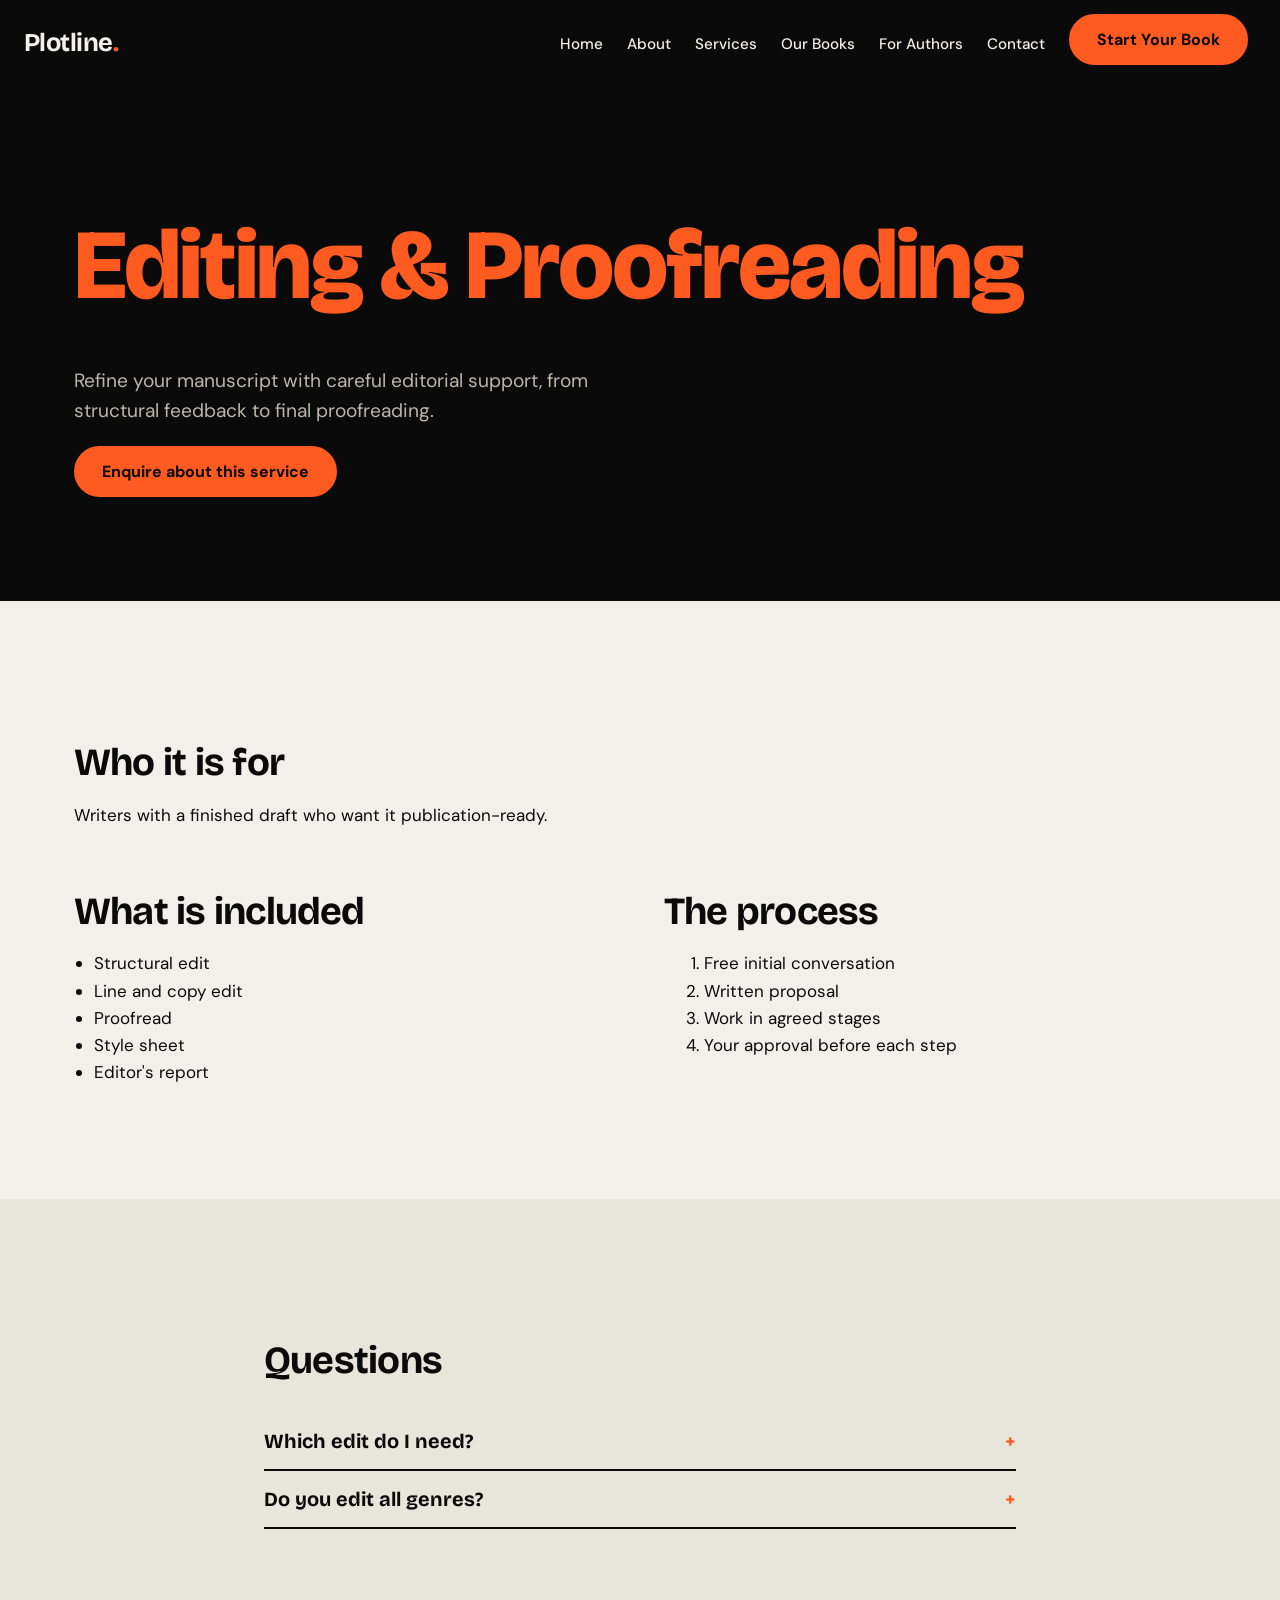
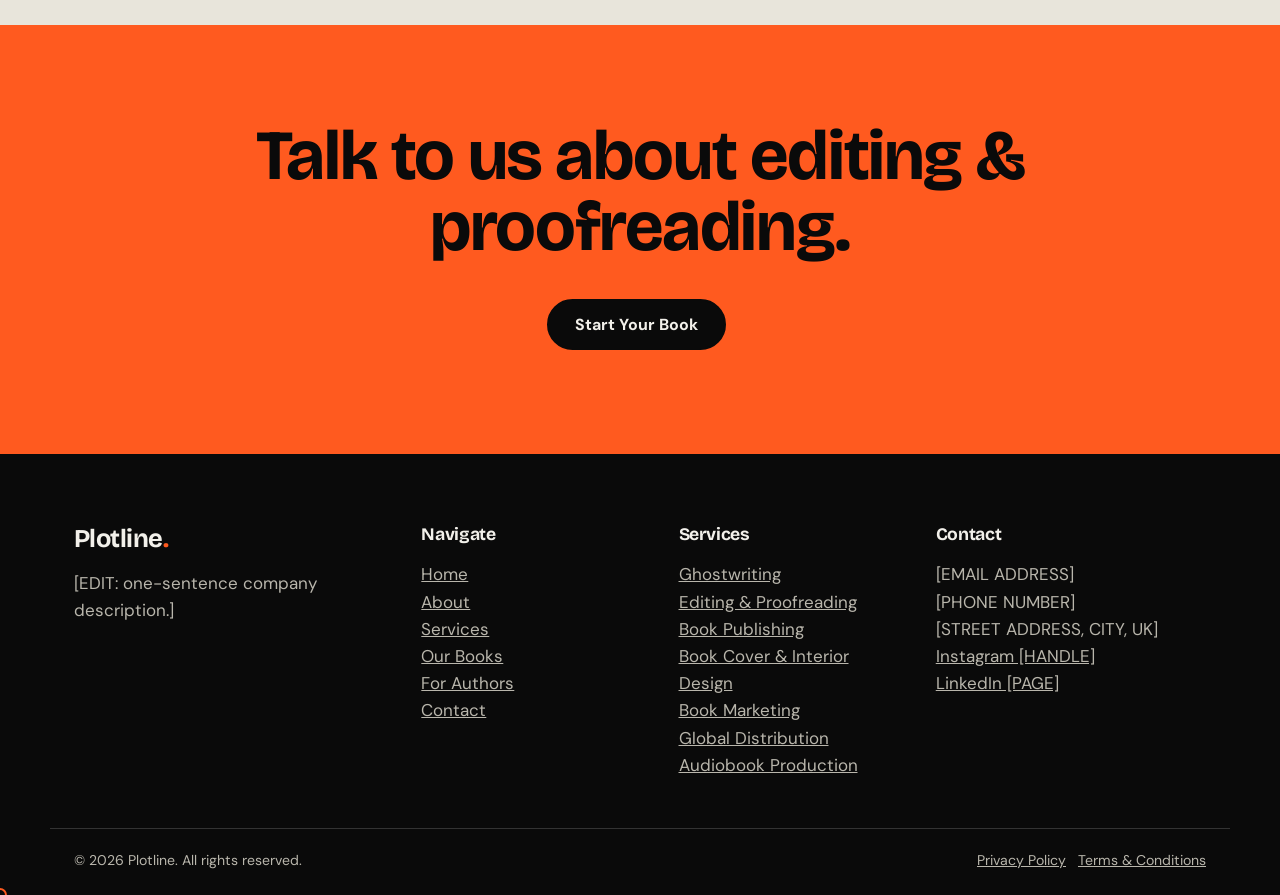
<file: editing.html>
<!DOCTYPE html><html lang="en-GB"><head><meta charset="utf-8"><meta name="viewport" content="width=device-width,initial-scale=1"><title>Editing & Proofreading | Plotline</title><meta name="description" content="Refine your manuscript with careful editorial support, from structural feedback to final proofreading."><link rel="preconnect" href="https://fonts.googleapis.com"><link rel="preconnect" href="https://fonts.gstatic.com" crossorigin><link href="https://fonts.googleapis.com/css2?family=Bricolage+Grotesque:wght@500;700;800&family=DM+Sans:wght@400;500;700&display=swap" rel="stylesheet"><link rel="stylesheet" href="css/style.css"><link rel="stylesheet" href="css/responsive.css"><link rel="stylesheet" href="css/animations.css"></head><body>
<a class="skip" href="#main">Skip to content</a>
<header class="hd"><a class="logo" href="index.html">Plotline</a><button class="burger" aria-expanded="false" aria-controls="nav" aria-label="Menu"><i></i><i></i></button><nav id="nav"><ul><li><a href="index.html">Home</a></li><li><a href="about.html">About</a></li><li><a href="services.html">Services</a></li><li><a href="books.html">Our Books</a></li><li><a href="authors.html">For Authors</a></li><li><a href="contact.html">Contact</a></li></ul><a class="btn solid" href="contact.html">Start Your Book</a></nav></header>
<main id="main"><section class="sec pg hero-s h1"><div class="wrap"><h1>Editing & Proofreading</h1><p class="lead">Refine your manuscript with careful editorial support, from structural feedback to final proofreading.</p><a class="btn solid" href="contact.html?service=editing">Enquire about this service</a></div></section><section class="sec"><div class="wrap"><h2>Who it is for</h2><p>Writers with a finished draft who want it publication-ready.</p><div class="split"><div><h2>What is included</h2><ul class="tick"><li>Structural edit</li><li>Line and copy edit</li><li>Proofread</li><li>Style sheet</li><li>Editor's report</li></ul></div><div><h2>The process</h2><ol><li>Free initial conversation</li><li>Written proposal</li><li>Work in agreed stages</li><li>Your approval before each step</li></ol></div></div></div></section><section class="sec alt"><div class="wrap narrow"><h2>Questions</h2><div class="faq"><details><summary>Which edit do I need?</summary><p>Our questionnaire on the For Authors page suggests a starting point.</p></details><details><summary>Do you edit all genres?</summary><p>Fiction and non-fiction. Tell us about your genre in the enquiry.</p></details></div></div></section><section class="sec cta"><div class="wrap"><h2>Talk to us about editing & proofreading.</h2><a class="btn solid" href="contact.html">Start Your Book</a></div></section></main>
<footer class="ft"><div class="wrap grid4"><div><p class="logo">Plotline</p><p>[EDIT: one-sentence company description.]</p></div><div><h3>Navigate</h3><ul><li><a href="index.html">Home</a></li><li><a href="about.html">About</a></li><li><a href="services.html">Services</a></li><li><a href="books.html">Our Books</a></li><li><a href="authors.html">For Authors</a></li><li><a href="contact.html">Contact</a></li></ul></div><div><h3>Services</h3><ul><li><a href="ghostwriting.html">Ghostwriting</a></li><li><a href="editing.html">Editing & Proofreading</a></li><li><a href="publishing.html">Book Publishing</a></li><li><a href="book-design.html">Book Cover & Interior Design</a></li><li><a href="marketing.html">Book Marketing</a></li><li><a href="distribution.html">Global Distribution</a></li><li><a href="audiobook.html">Audiobook Production</a></li></ul></div><div><h3>Contact</h3><ul><li>[EMAIL ADDRESS]</li><li>[PHONE NUMBER]</li><li>[STREET ADDRESS, CITY, UK]</li><li><a href="contact.html">Instagram [HANDLE]</a></li><li><a href="contact.html">LinkedIn [PAGE]</a></li></ul></div></div><div class="wrap sub"><span>&copy; <span id="yr">2026</span> Plotline. All rights reserved.</span><span><a href="contact.html">Privacy Policy</a> &nbsp; <a href="contact.html">Terms &amp; Conditions</a></span></div></footer>
<script src="js/main.js"></script><script src="js/animations.js"></script></body></html>
</file>
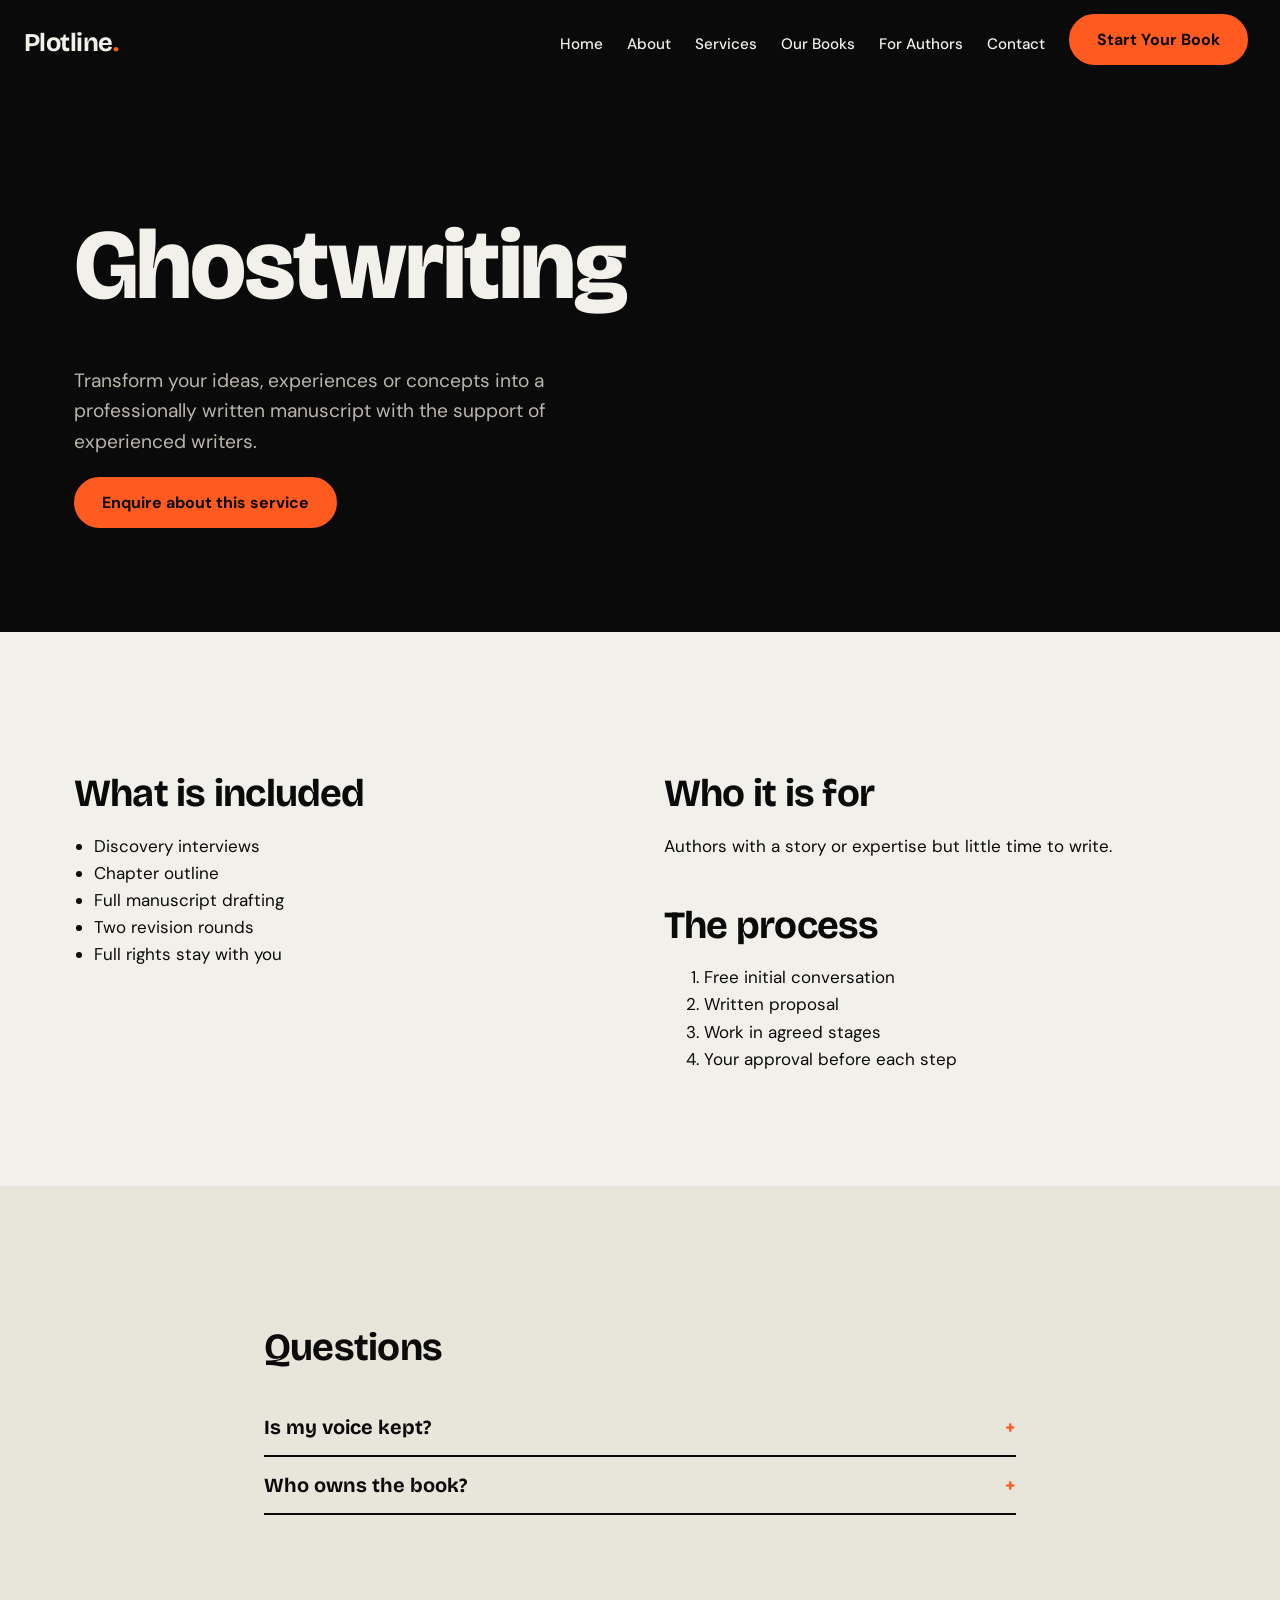
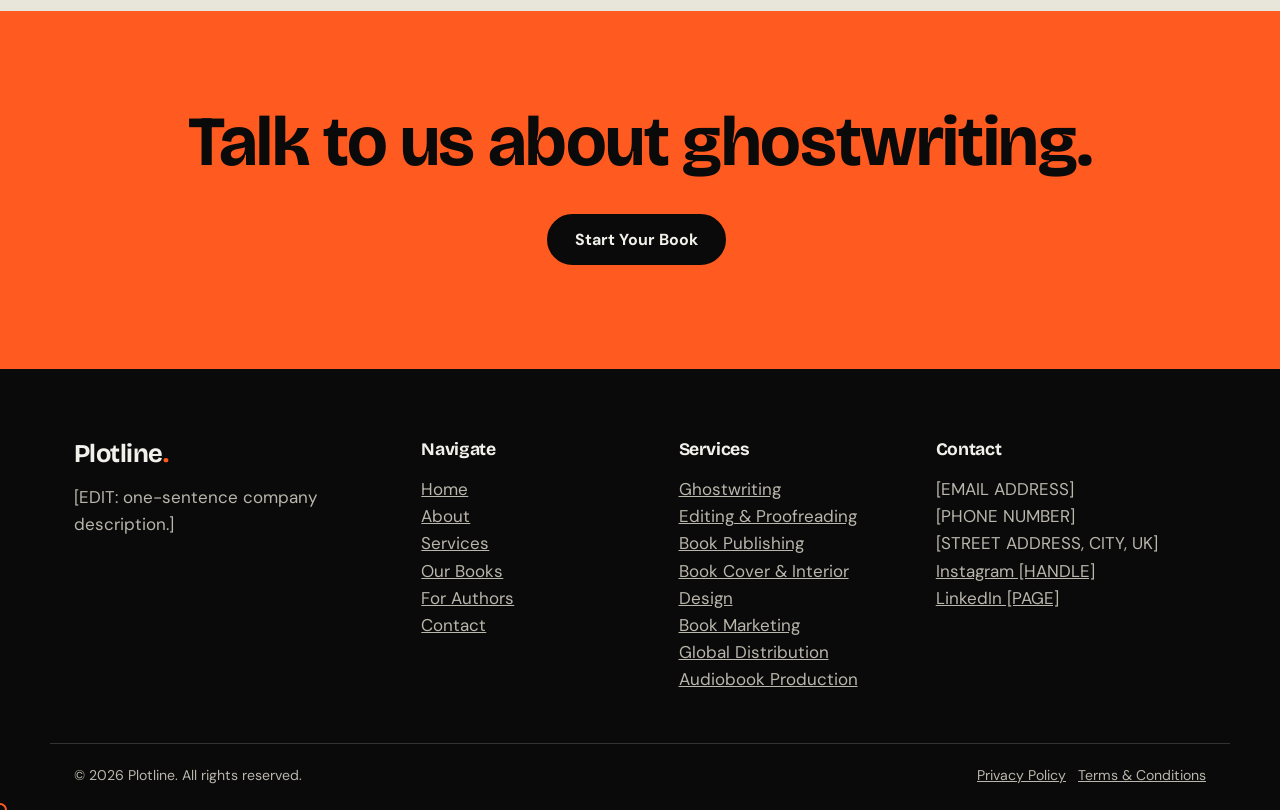
<file: ghostwriting.html>
<!DOCTYPE html><html lang="en-GB"><head><meta charset="utf-8"><meta name="viewport" content="width=device-width,initial-scale=1"><title>Ghostwriting | Plotline</title><meta name="description" content="Transform your ideas, experiences or concepts into a professionally written manuscript with the support of experienced writers."><link rel="preconnect" href="https://fonts.googleapis.com"><link rel="preconnect" href="https://fonts.gstatic.com" crossorigin><link href="https://fonts.googleapis.com/css2?family=Bricolage+Grotesque:wght@500;700;800&family=DM+Sans:wght@400;500;700&display=swap" rel="stylesheet"><link rel="stylesheet" href="css/style.css"><link rel="stylesheet" href="css/responsive.css"><link rel="stylesheet" href="css/animations.css"></head><body>
<a class="skip" href="#main">Skip to content</a>
<header class="hd"><a class="logo" href="index.html">Plotline</a><button class="burger" aria-expanded="false" aria-controls="nav" aria-label="Menu"><i></i><i></i></button><nav id="nav"><ul><li><a href="index.html">Home</a></li><li><a href="about.html">About</a></li><li><a href="services.html">Services</a></li><li><a href="books.html">Our Books</a></li><li><a href="authors.html">For Authors</a></li><li><a href="contact.html">Contact</a></li></ul><a class="btn solid" href="contact.html">Start Your Book</a></nav></header>
<main id="main"><section class="sec pg hero-s h0"><div class="wrap"><h1>Ghostwriting</h1><p class="lead">Transform your ideas, experiences or concepts into a professionally written manuscript with the support of experienced writers.</p><a class="btn solid" href="contact.html?service=ghostwriting">Enquire about this service</a></div></section><section class="sec"><div class="wrap"><div class="split"><div><h2>What is included</h2><ul class="tick"><li>Discovery interviews</li><li>Chapter outline</li><li>Full manuscript drafting</li><li>Two revision rounds</li><li>Full rights stay with you</li></ul></div><div><h2>Who it is for</h2><p>Authors with a story or expertise but little time to write.</p><h2>The process</h2><ol><li>Free initial conversation</li><li>Written proposal</li><li>Work in agreed stages</li><li>Your approval before each step</li></ol></div></div></div></section><section class="sec alt"><div class="wrap narrow"><h2>Questions</h2><div class="faq"><details><summary>Is my voice kept?</summary><p>Yes. Drafts are written from your interviews and approved by you at each stage.</p></details><details><summary>Who owns the book?</summary><p>You do. Rights are confirmed in writing before work starts.</p></details></div></div></section><section class="sec cta"><div class="wrap"><h2>Talk to us about ghostwriting.</h2><a class="btn solid" href="contact.html">Start Your Book</a></div></section></main>
<footer class="ft"><div class="wrap grid4"><div><p class="logo">Plotline</p><p>[EDIT: one-sentence company description.]</p></div><div><h3>Navigate</h3><ul><li><a href="index.html">Home</a></li><li><a href="about.html">About</a></li><li><a href="services.html">Services</a></li><li><a href="books.html">Our Books</a></li><li><a href="authors.html">For Authors</a></li><li><a href="contact.html">Contact</a></li></ul></div><div><h3>Services</h3><ul><li><a href="ghostwriting.html">Ghostwriting</a></li><li><a href="editing.html">Editing & Proofreading</a></li><li><a href="publishing.html">Book Publishing</a></li><li><a href="book-design.html">Book Cover & Interior Design</a></li><li><a href="marketing.html">Book Marketing</a></li><li><a href="distribution.html">Global Distribution</a></li><li><a href="audiobook.html">Audiobook Production</a></li></ul></div><div><h3>Contact</h3><ul><li>[EMAIL ADDRESS]</li><li>[PHONE NUMBER]</li><li>[STREET ADDRESS, CITY, UK]</li><li><a href="contact.html">Instagram [HANDLE]</a></li><li><a href="contact.html">LinkedIn [PAGE]</a></li></ul></div></div><div class="wrap sub"><span>&copy; <span id="yr">2026</span> Plotline. All rights reserved.</span><span><a href="contact.html">Privacy Policy</a> &nbsp; <a href="contact.html">Terms &amp; Conditions</a></span></div></footer>
<script src="js/main.js"></script><script src="js/animations.js"></script></body></html>
</file>
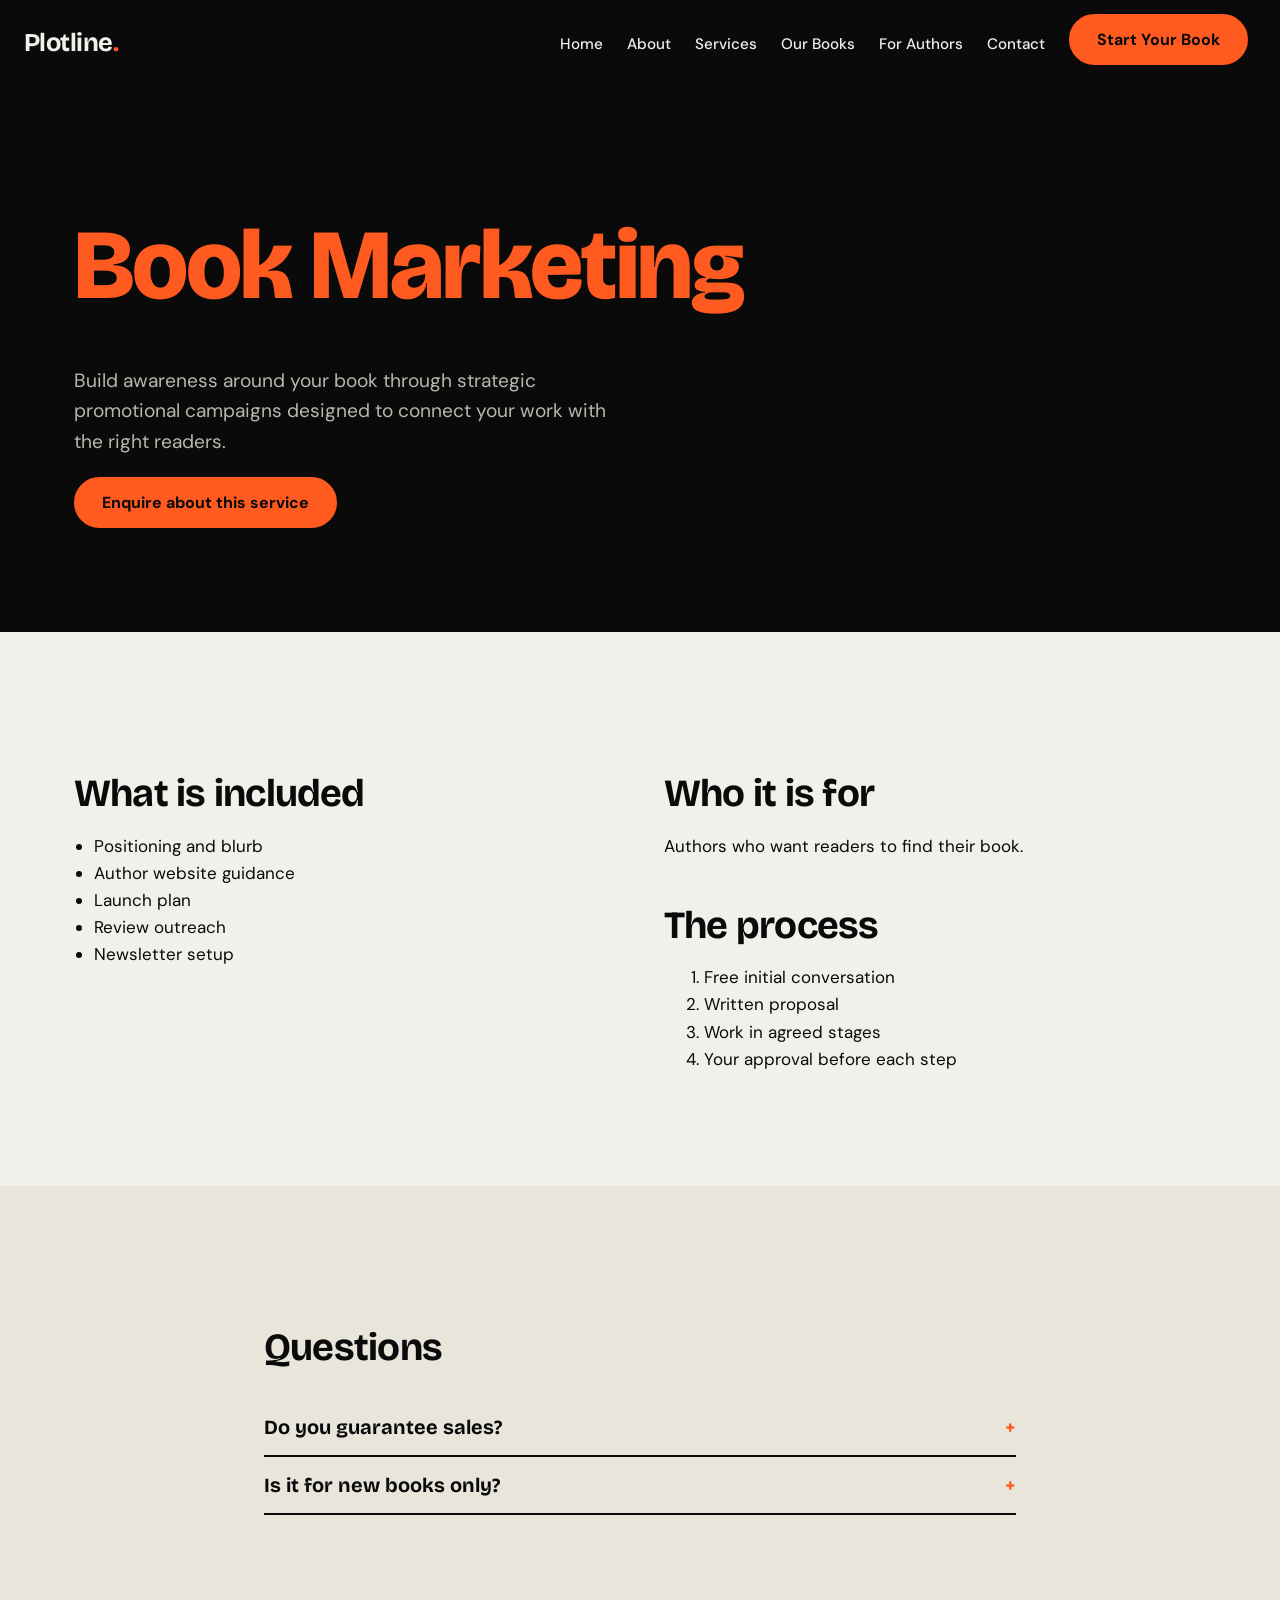
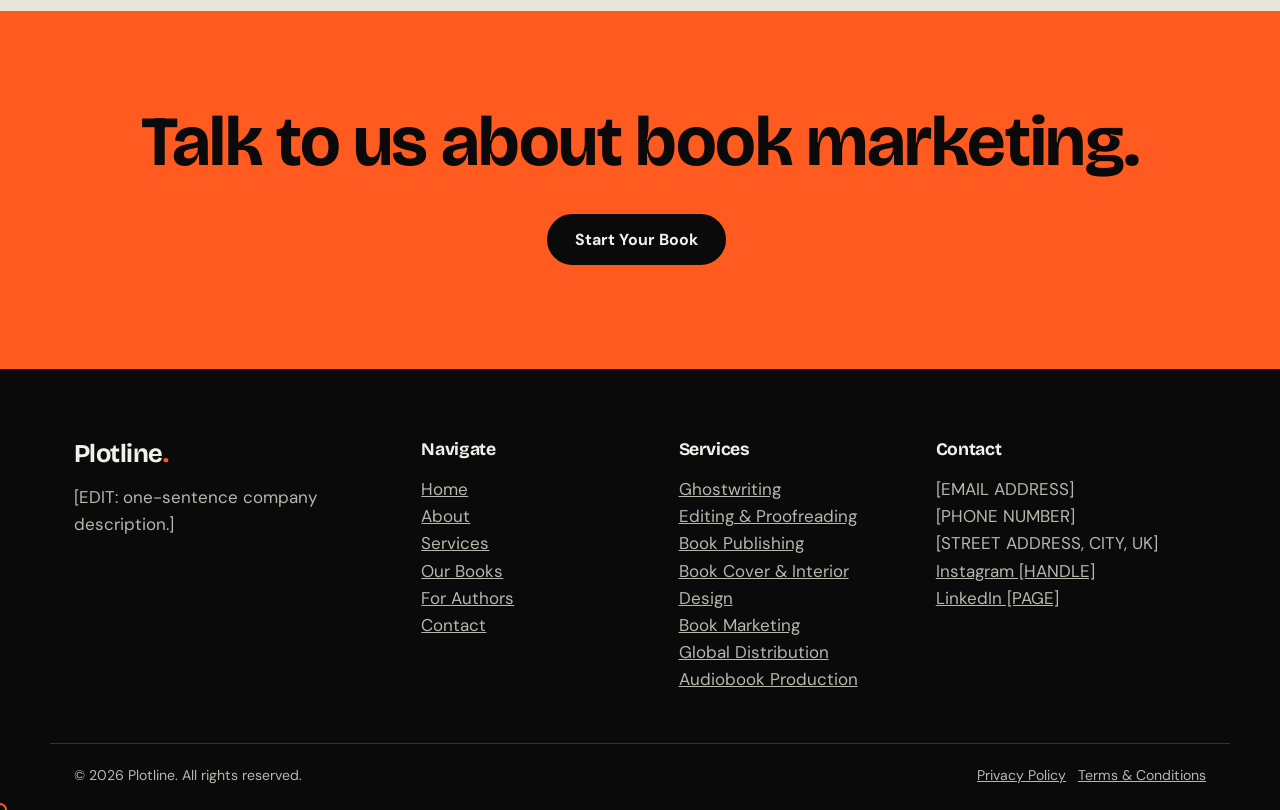
<file: marketing.html>
<!DOCTYPE html><html lang="en-GB"><head><meta charset="utf-8"><meta name="viewport" content="width=device-width,initial-scale=1"><title>Book Marketing | Plotline</title><meta name="description" content="Build awareness around your book through strategic promotional campaigns designed to connect your work with the right readers."><link rel="preconnect" href="https://fonts.googleapis.com"><link rel="preconnect" href="https://fonts.gstatic.com" crossorigin><link href="https://fonts.googleapis.com/css2?family=Bricolage+Grotesque:wght@500;700;800&family=DM+Sans:wght@400;500;700&display=swap" rel="stylesheet"><link rel="stylesheet" href="css/style.css"><link rel="stylesheet" href="css/responsive.css"><link rel="stylesheet" href="css/animations.css"></head><body>
<a class="skip" href="#main">Skip to content</a>
<header class="hd"><a class="logo" href="index.html">Plotline</a><button class="burger" aria-expanded="false" aria-controls="nav" aria-label="Menu"><i></i><i></i></button><nav id="nav"><ul><li><a href="index.html">Home</a></li><li><a href="about.html">About</a></li><li><a href="services.html">Services</a></li><li><a href="books.html">Our Books</a></li><li><a href="authors.html">For Authors</a></li><li><a href="contact.html">Contact</a></li></ul><a class="btn solid" href="contact.html">Start Your Book</a></nav></header>
<main id="main"><section class="sec pg hero-s h1"><div class="wrap"><h1>Book Marketing</h1><p class="lead">Build awareness around your book through strategic promotional campaigns designed to connect your work with the right readers.</p><a class="btn solid" href="contact.html?service=marketing">Enquire about this service</a></div></section><section class="sec"><div class="wrap"><div class="split"><div><h2>What is included</h2><ul class="tick"><li>Positioning and blurb</li><li>Author website guidance</li><li>Launch plan</li><li>Review outreach</li><li>Newsletter setup</li></ul></div><div><h2>Who it is for</h2><p>Authors who want readers to find their book.</p><h2>The process</h2><ol><li>Free initial conversation</li><li>Written proposal</li><li>Work in agreed stages</li><li>Your approval before each step</li></ol></div></div></div></section><section class="sec alt"><div class="wrap narrow"><h2>Questions</h2><div class="faq"><details><summary>Do you guarantee sales?</summary><p>No. No honest publisher can. We build visibility and a launch plan.</p></details><details><summary>Is it for new books only?</summary><p>No. Backlist books benefit too.</p></details></div></div></section><section class="sec cta"><div class="wrap"><h2>Talk to us about book marketing.</h2><a class="btn solid" href="contact.html">Start Your Book</a></div></section></main>
<footer class="ft"><div class="wrap grid4"><div><p class="logo">Plotline</p><p>[EDIT: one-sentence company description.]</p></div><div><h3>Navigate</h3><ul><li><a href="index.html">Home</a></li><li><a href="about.html">About</a></li><li><a href="services.html">Services</a></li><li><a href="books.html">Our Books</a></li><li><a href="authors.html">For Authors</a></li><li><a href="contact.html">Contact</a></li></ul></div><div><h3>Services</h3><ul><li><a href="ghostwriting.html">Ghostwriting</a></li><li><a href="editing.html">Editing & Proofreading</a></li><li><a href="publishing.html">Book Publishing</a></li><li><a href="book-design.html">Book Cover & Interior Design</a></li><li><a href="marketing.html">Book Marketing</a></li><li><a href="distribution.html">Global Distribution</a></li><li><a href="audiobook.html">Audiobook Production</a></li></ul></div><div><h3>Contact</h3><ul><li>[EMAIL ADDRESS]</li><li>[PHONE NUMBER]</li><li>[STREET ADDRESS, CITY, UK]</li><li><a href="contact.html">Instagram [HANDLE]</a></li><li><a href="contact.html">LinkedIn [PAGE]</a></li></ul></div></div><div class="wrap sub"><span>&copy; <span id="yr">2026</span> Plotline. All rights reserved.</span><span><a href="contact.html">Privacy Policy</a> &nbsp; <a href="contact.html">Terms &amp; Conditions</a></span></div></footer>
<script src="js/main.js"></script><script src="js/animations.js"></script></body></html>
</file>
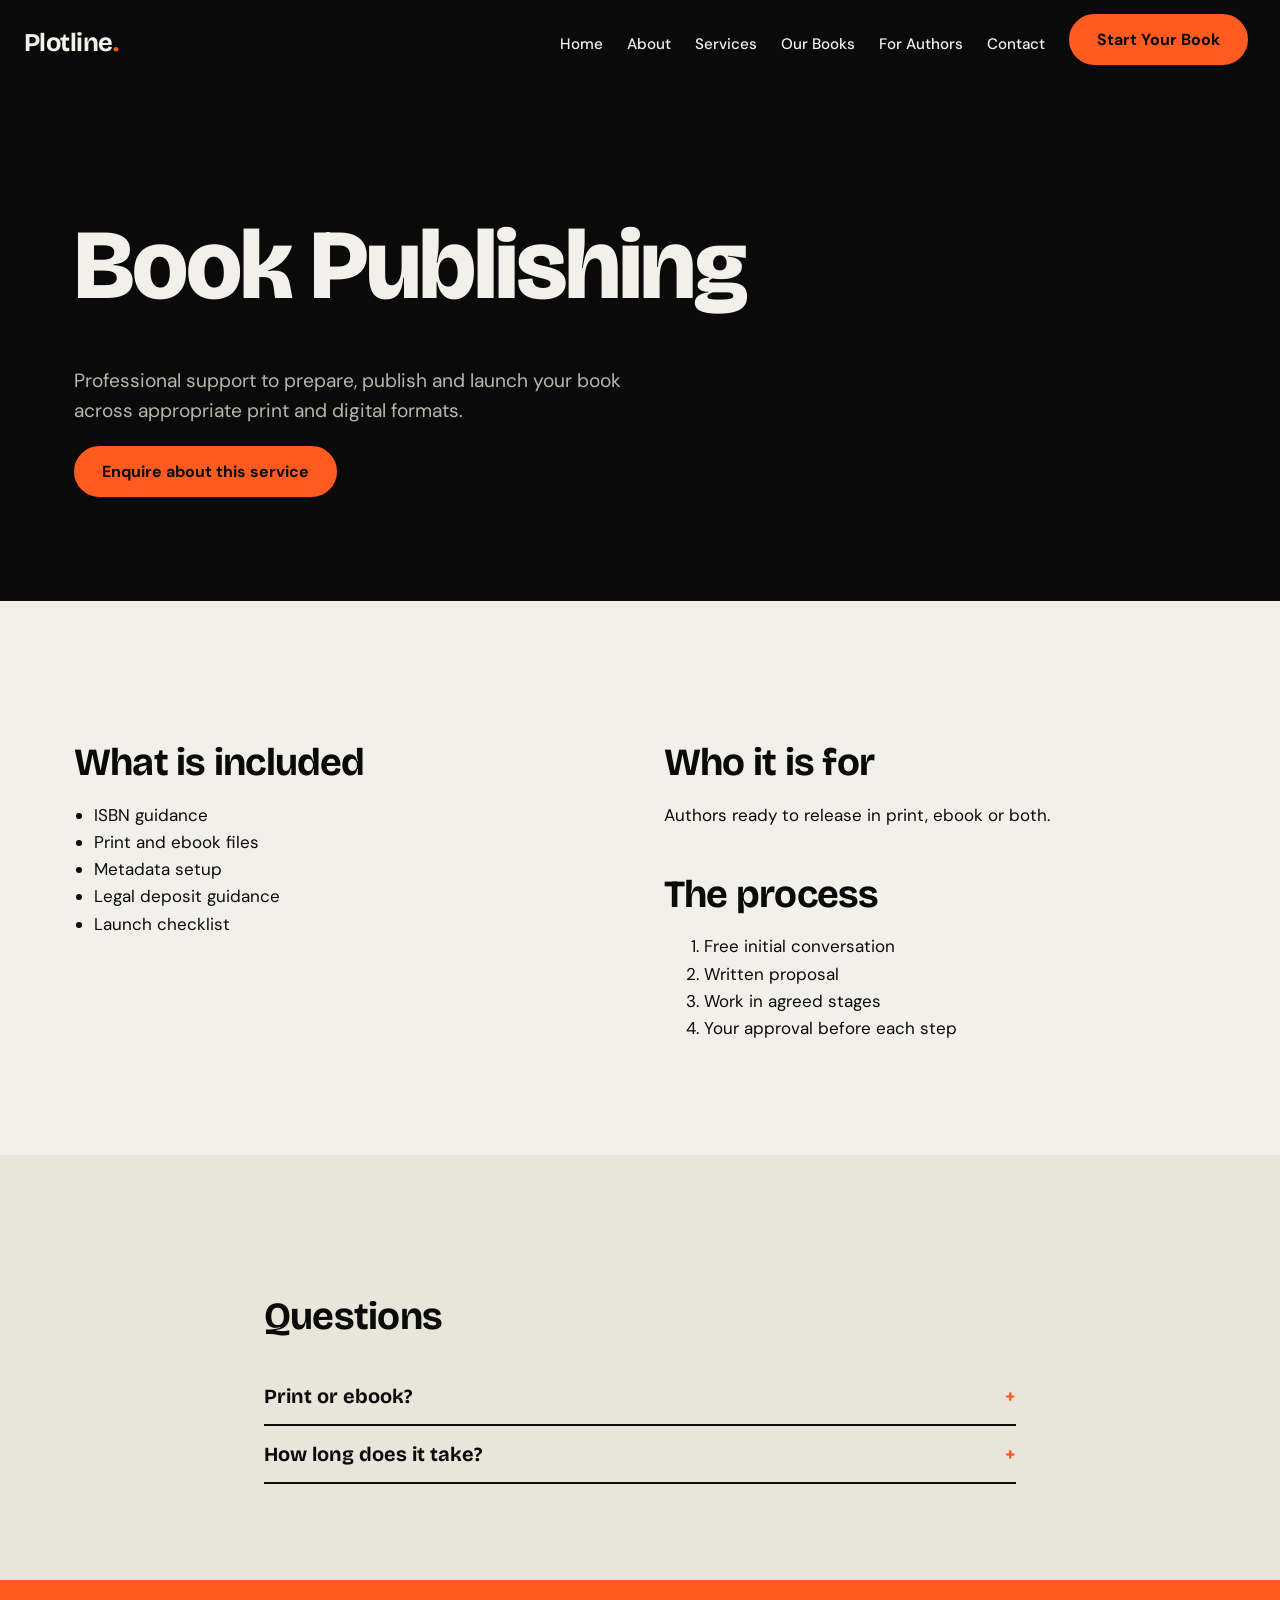
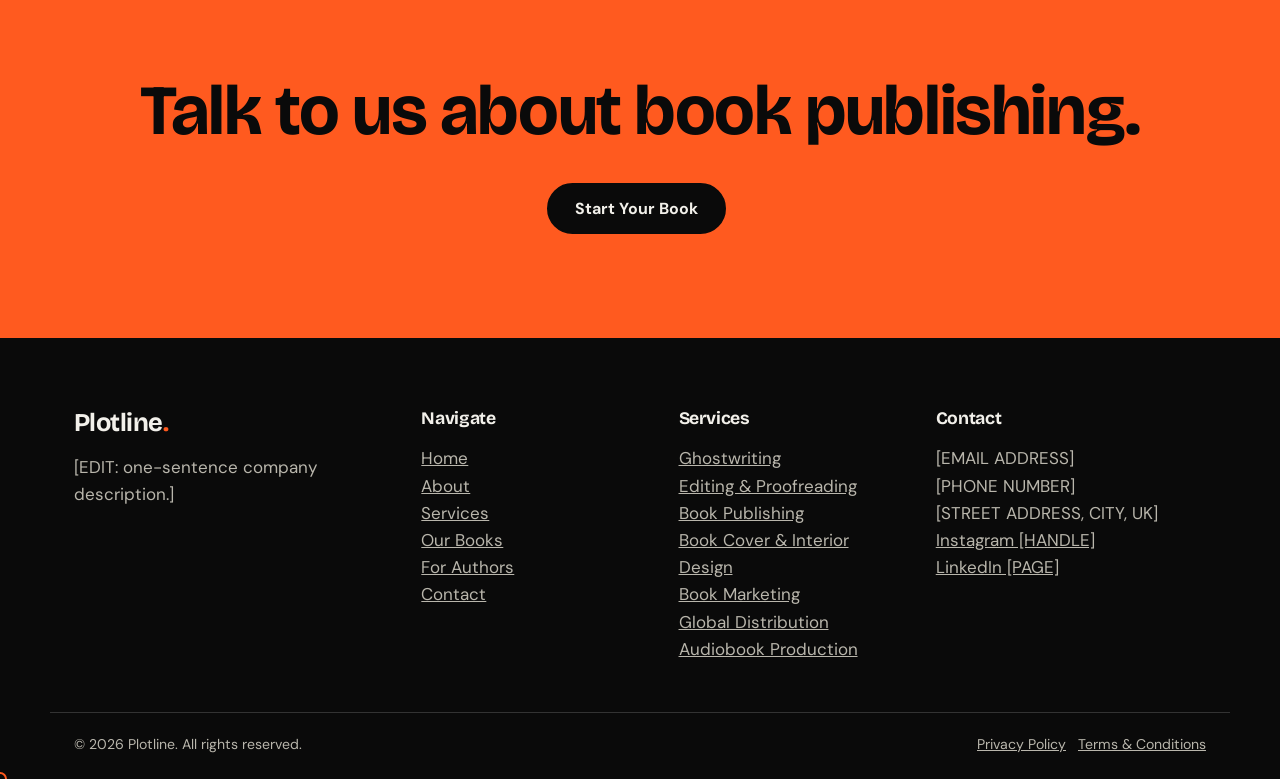
<file: publishing.html>
<!DOCTYPE html><html lang="en-GB"><head><meta charset="utf-8"><meta name="viewport" content="width=device-width,initial-scale=1"><title>Book Publishing | Plotline</title><meta name="description" content="Professional support to prepare, publish and launch your book across appropriate print and digital formats."><link rel="preconnect" href="https://fonts.googleapis.com"><link rel="preconnect" href="https://fonts.gstatic.com" crossorigin><link href="https://fonts.googleapis.com/css2?family=Bricolage+Grotesque:wght@500;700;800&family=DM+Sans:wght@400;500;700&display=swap" rel="stylesheet"><link rel="stylesheet" href="css/style.css"><link rel="stylesheet" href="css/responsive.css"><link rel="stylesheet" href="css/animations.css"></head><body>
<a class="skip" href="#main">Skip to content</a>
<header class="hd"><a class="logo" href="index.html">Plotline</a><button class="burger" aria-expanded="false" aria-controls="nav" aria-label="Menu"><i></i><i></i></button><nav id="nav"><ul><li><a href="index.html">Home</a></li><li><a href="about.html">About</a></li><li><a href="services.html">Services</a></li><li><a href="books.html">Our Books</a></li><li><a href="authors.html">For Authors</a></li><li><a href="contact.html">Contact</a></li></ul><a class="btn solid" href="contact.html">Start Your Book</a></nav></header>
<main id="main"><section class="sec pg hero-s h2"><div class="wrap"><h1>Book Publishing</h1><p class="lead">Professional support to prepare, publish and launch your book across appropriate print and digital formats.</p><a class="btn solid" href="contact.html?service=publishing">Enquire about this service</a></div></section><section class="sec"><div class="wrap"><div class="split"><div><h2>What is included</h2><ul class="tick"><li>ISBN guidance</li><li>Print and ebook files</li><li>Metadata setup</li><li>Legal deposit guidance</li><li>Launch checklist</li></ul></div><div><h2>Who it is for</h2><p>Authors ready to release in print, ebook or both.</p><h2>The process</h2><ol><li>Free initial conversation</li><li>Written proposal</li><li>Work in agreed stages</li><li>Your approval before each step</li></ol></div></div></div></section><section class="sec alt"><div class="wrap narrow"><h2>Questions</h2><div class="faq"><details><summary>Print or ebook?</summary><p>Most authors choose both. We explain the options for your book.</p></details><details><summary>How long does it take?</summary><p>It depends on the manuscript. We give a timeline after reviewing it.</p></details></div></div></section><section class="sec cta"><div class="wrap"><h2>Talk to us about book publishing.</h2><a class="btn solid" href="contact.html">Start Your Book</a></div></section></main>
<footer class="ft"><div class="wrap grid4"><div><p class="logo">Plotline</p><p>[EDIT: one-sentence company description.]</p></div><div><h3>Navigate</h3><ul><li><a href="index.html">Home</a></li><li><a href="about.html">About</a></li><li><a href="services.html">Services</a></li><li><a href="books.html">Our Books</a></li><li><a href="authors.html">For Authors</a></li><li><a href="contact.html">Contact</a></li></ul></div><div><h3>Services</h3><ul><li><a href="ghostwriting.html">Ghostwriting</a></li><li><a href="editing.html">Editing & Proofreading</a></li><li><a href="publishing.html">Book Publishing</a></li><li><a href="book-design.html">Book Cover & Interior Design</a></li><li><a href="marketing.html">Book Marketing</a></li><li><a href="distribution.html">Global Distribution</a></li><li><a href="audiobook.html">Audiobook Production</a></li></ul></div><div><h3>Contact</h3><ul><li>[EMAIL ADDRESS]</li><li>[PHONE NUMBER]</li><li>[STREET ADDRESS, CITY, UK]</li><li><a href="contact.html">Instagram [HANDLE]</a></li><li><a href="contact.html">LinkedIn [PAGE]</a></li></ul></div></div><div class="wrap sub"><span>&copy; <span id="yr">2026</span> Plotline. All rights reserved.</span><span><a href="contact.html">Privacy Policy</a> &nbsp; <a href="contact.html">Terms &amp; Conditions</a></span></div></footer>
<script src="js/main.js"></script><script src="js/animations.js"></script></body></html>
</file>
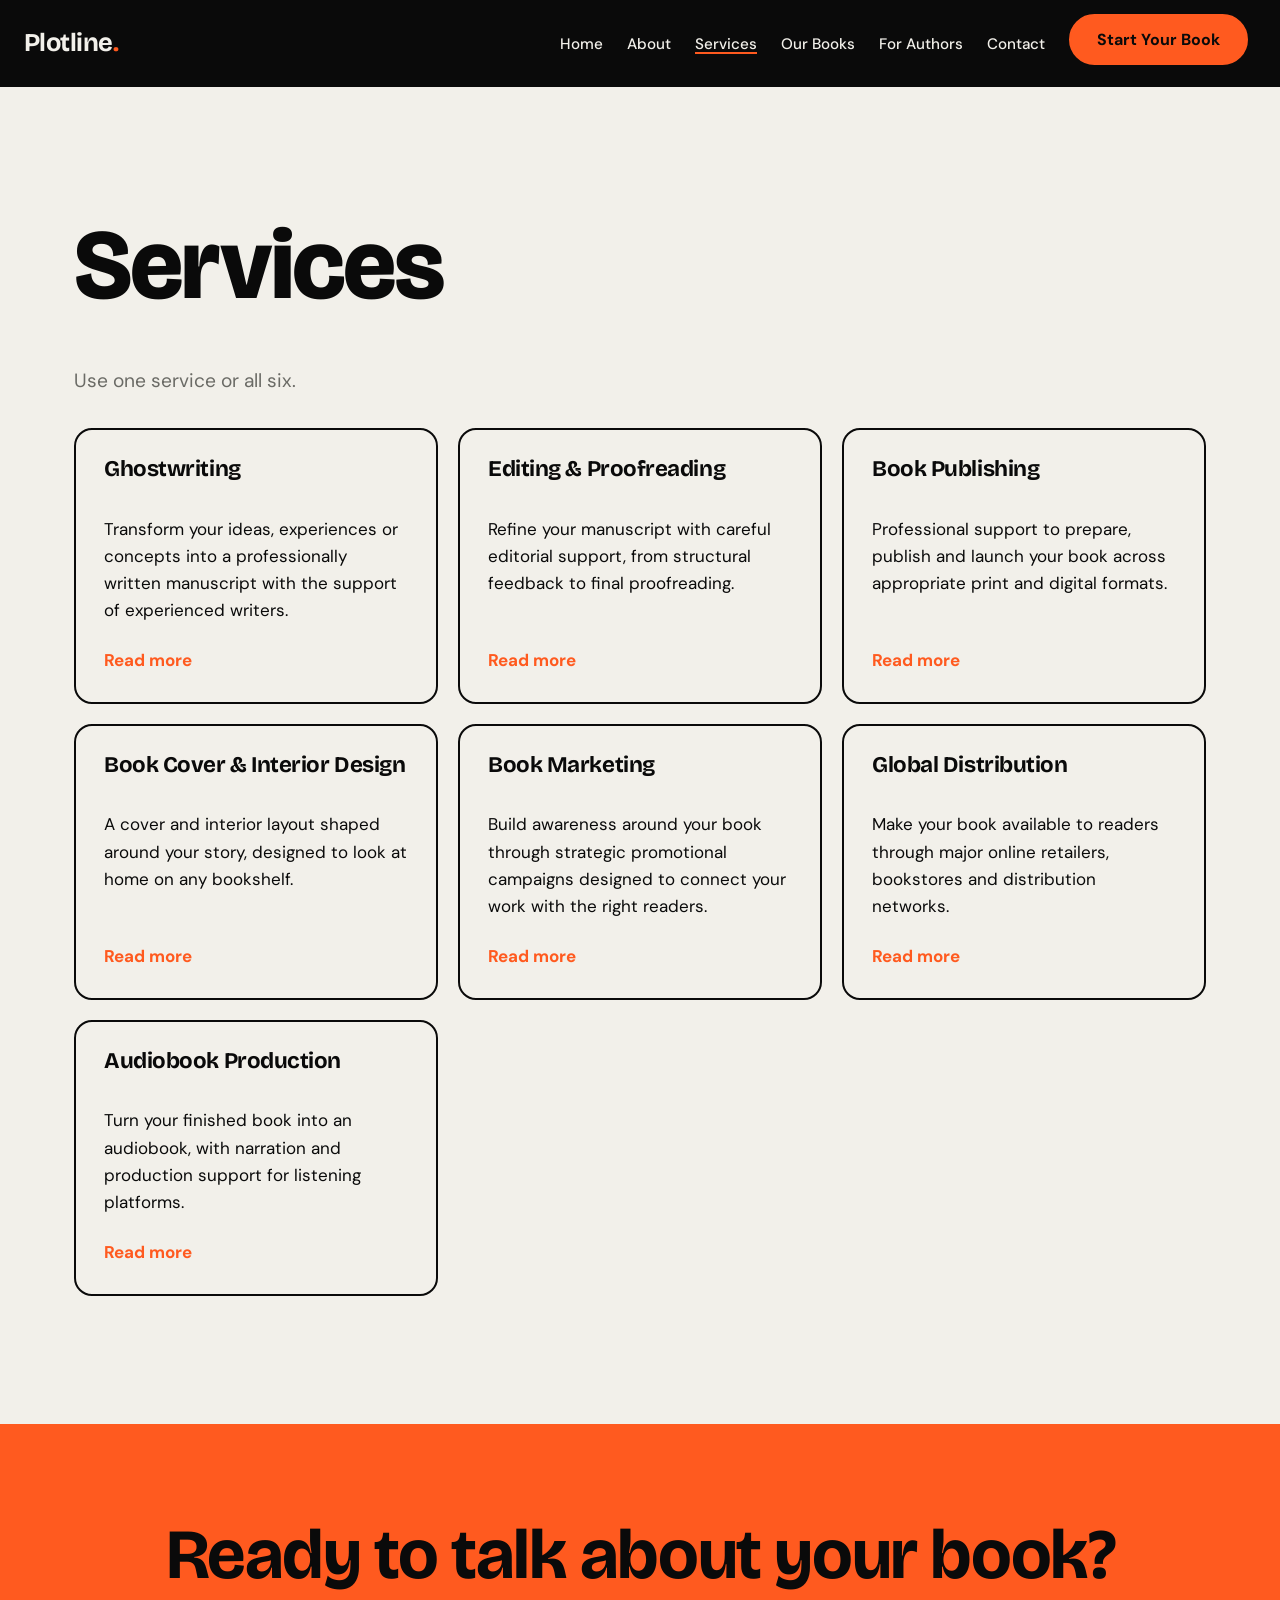
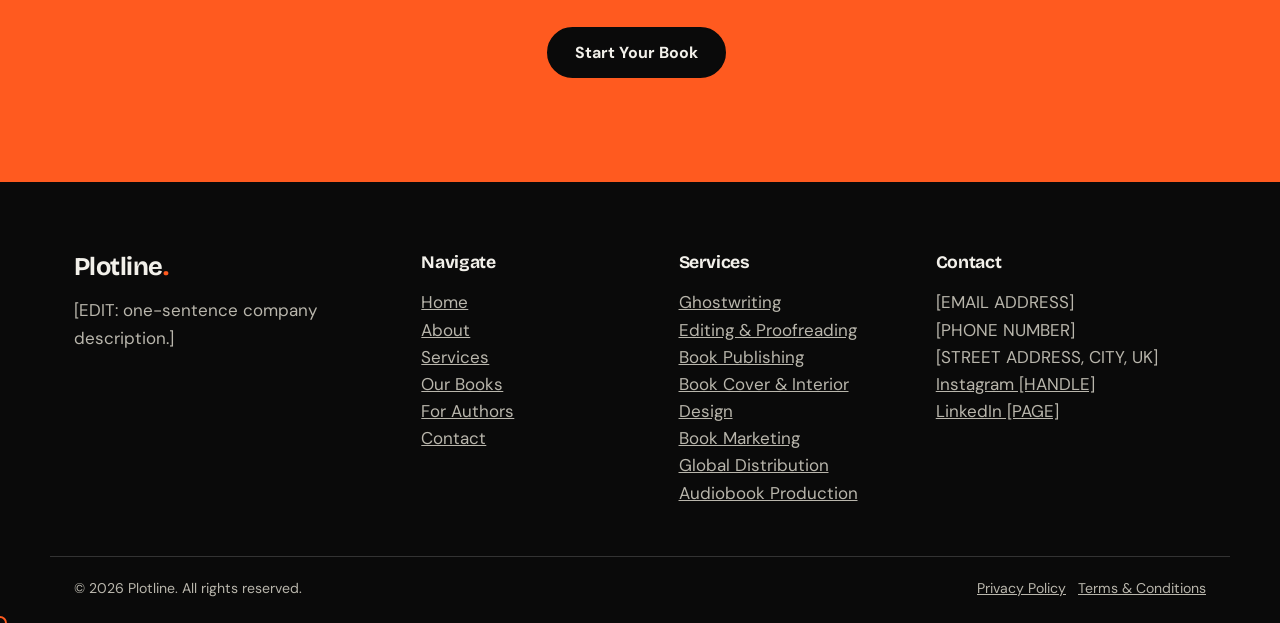
<file: services.html>
<!DOCTYPE html><html lang="en-GB"><head><meta charset="utf-8"><meta name="viewport" content="width=device-width,initial-scale=1"><title>Services | Plotline</title><meta name="description" content="All publishing services in one place."><link rel="preconnect" href="https://fonts.googleapis.com"><link rel="preconnect" href="https://fonts.gstatic.com" crossorigin><link href="https://fonts.googleapis.com/css2?family=Bricolage+Grotesque:wght@500;700;800&family=DM+Sans:wght@400;500;700&display=swap" rel="stylesheet"><link rel="stylesheet" href="css/style.css"><link rel="stylesheet" href="css/responsive.css"><link rel="stylesheet" href="css/animations.css"></head><body>
<a class="skip" href="#main">Skip to content</a>
<header class="hd"><a class="logo" href="index.html">Plotline</a><button class="burger" aria-expanded="false" aria-controls="nav" aria-label="Menu"><i></i><i></i></button><nav id="nav"><ul><li><a href="index.html">Home</a></li><li><a href="about.html">About</a></li><li><a href="services.html" aria-current=page>Services</a></li><li><a href="books.html">Our Books</a></li><li><a href="authors.html">For Authors</a></li><li><a href="contact.html">Contact</a></li></ul><a class="btn solid" href="contact.html">Start Your Book</a></nav></header>
<main id="main"><section class="sec pg"><div class="wrap"><h1>Services</h1><p class="lead">Use one service or all six.</p><div class="svcs"><a class="svc s0" href="ghostwriting.html"><h3>Ghostwriting</h3><p>Transform your ideas, experiences or concepts into a professionally written manuscript with the support of experienced writers.</p><span class="go">Read more</span></a><a class="svc s1" href="editing.html"><h3>Editing & Proofreading</h3><p>Refine your manuscript with careful editorial support, from structural feedback to final proofreading.</p><span class="go">Read more</span></a><a class="svc s2" href="publishing.html"><h3>Book Publishing</h3><p>Professional support to prepare, publish and launch your book across appropriate print and digital formats.</p><span class="go">Read more</span></a><a class="svc s3" href="book-design.html"><h3>Book Cover & Interior Design</h3><p>A cover and interior layout shaped around your story, designed to look at home on any bookshelf.</p><span class="go">Read more</span></a><a class="svc s4" href="marketing.html"><h3>Book Marketing</h3><p>Build awareness around your book through strategic promotional campaigns designed to connect your work with the right readers.</p><span class="go">Read more</span></a><a class="svc s5" href="distribution.html"><h3>Global Distribution</h3><p>Make your book available to readers through major online retailers, bookstores and distribution networks.</p><span class="go">Read more</span></a><a class="svc s6" href="audiobook.html"><h3>Audiobook Production</h3><p>Turn your finished book into an audiobook, with narration and production support for listening platforms.</p><span class="go">Read more</span></a></div></div></section><section class="sec cta"><div class="wrap"><h2>Ready to talk about your book?</h2><a class="btn solid" href="contact.html">Start Your Book</a></div></section></main>
<footer class="ft"><div class="wrap grid4"><div><p class="logo">Plotline</p><p>[EDIT: one-sentence company description.]</p></div><div><h3>Navigate</h3><ul><li><a href="index.html">Home</a></li><li><a href="about.html">About</a></li><li><a href="services.html">Services</a></li><li><a href="books.html">Our Books</a></li><li><a href="authors.html">For Authors</a></li><li><a href="contact.html">Contact</a></li></ul></div><div><h3>Services</h3><ul><li><a href="ghostwriting.html">Ghostwriting</a></li><li><a href="editing.html">Editing & Proofreading</a></li><li><a href="publishing.html">Book Publishing</a></li><li><a href="book-design.html">Book Cover & Interior Design</a></li><li><a href="marketing.html">Book Marketing</a></li><li><a href="distribution.html">Global Distribution</a></li><li><a href="audiobook.html">Audiobook Production</a></li></ul></div><div><h3>Contact</h3><ul><li>[EMAIL ADDRESS]</li><li>[PHONE NUMBER]</li><li>[STREET ADDRESS, CITY, UK]</li><li><a href="contact.html">Instagram [HANDLE]</a></li><li><a href="contact.html">LinkedIn [PAGE]</a></li></ul></div></div><div class="wrap sub"><span>&copy; <span id="yr">2026</span> Plotline. All rights reserved.</span><span><a href="contact.html">Privacy Policy</a> &nbsp; <a href="contact.html">Terms &amp; Conditions</a></span></div></footer>
<script src="js/main.js"></script><script src="js/animations.js"></script></body></html>
</file>
<file: css/style.css>
:root{--k:#0A0A0A;--w:#F2F0EA;--o:#FF5A1F;--g:#6B6B66;--ln:#D9D6CC;--d:"Bricolage Grotesque",Impact,sans-serif;--b:"DM Sans",system-ui,sans-serif}
*{box-sizing:border-box}html{scroll-behavior:smooth}
body{margin:0;background:var(--w);color:var(--k);font:17px/1.6 var(--b)}
h1,h2,h3,.logo{font-family:var(--d);font-weight:700;line-height:1.02;margin:0 0 .5em;letter-spacing:-.02em}
h1{font-size:clamp(2.8rem,8vw,6.2rem);font-weight:800}h2{font-size:clamp(1.6rem,3.5vw,2.4rem);margin-top:1.2em}h2.big{font-size:clamp(2.2rem,6vw,4.4rem);margin-top:0}h3{font-size:1.4rem}
a{color:inherit}.mut{color:var(--g)}.sr,.skip:not(:focus){position:absolute;left:-9999px}
.skip:focus{position:fixed;top:8px;left:8px;background:#fff;padding:8px;z-index:99}
:focus-visible{outline:3px solid var(--o);outline-offset:3px}
.wrap{max-width:1180px;margin:auto;padding:0 24px}.narrow{max-width:800px}
.sec{padding:96px 0}.alt{background:#E8E5DB}.pg{padding-top:128px}.dk{background:var(--k);color:var(--w)}.dk h1,.dk h2,.dk h3{color:var(--w)}
.tag{font:700 .85rem var(--b);color:var(--o);margin:0 0 16px}.lead,.lead2{font-size:1.2rem;max-width:560px;color:var(--g)}.lead2{color:var(--k);font-size:1.3rem}.dk .lead{color:#B9B6AC}
.hd{position:sticky;top:0;z-index:50;display:flex;justify-content:space-between;align-items:center;padding:14px 24px;background:var(--k);color:var(--w)}
.logo{font-size:1.6rem;text-decoration:none;margin:0;color:inherit}.logo::after{content:".";color:var(--o)}
nav,nav ul{display:flex;align-items:center;gap:24px;list-style:none;margin:0;padding:0}
nav a:not(.btn){text-decoration:none;font-size:.95rem;font-weight:500;background:linear-gradient(var(--o),var(--o)) 0 100%/0 2px no-repeat;transition:background-size .3s}
nav a:not(.btn):hover,nav a[aria-current]{background-size:100% 2px}
.btn{display:inline-block;padding:13px 26px;border:2px solid currentColor;border-radius:99px;text-decoration:none;background:none;color:inherit;font:700 1rem var(--b);cursor:pointer;transition:transform .2s,background .2s,color .2s,border-color .2s;margin:0 8px 8px 0}
.btn:hover{background:var(--k);color:var(--w);border-color:var(--k);transform:translateY(-2px)}.dk .btn:hover,.hd .btn:hover,.cta .btn:hover{background:var(--w);color:var(--k);border-color:var(--w)}
.btn.solid{background:var(--o);border-color:var(--o);color:var(--k)}.btn.solid:hover{background:var(--w);border-color:var(--w);color:var(--k)}
.burger{display:none;background:none;border:0;width:40px;height:40px;position:relative;cursor:pointer}
.burger i{position:absolute;left:8px;right:8px;height:2px;background:var(--w);transition:transform .3s}.burger i:first-child{top:15px}.burger i:last-child{top:23px}
.burger[aria-expanded=true] i:first-child{transform:translateY(4px) rotate(45deg)}.burger[aria-expanded=true] i:last-child{transform:translateY(-4px) rotate(-45deg)}
.hero{padding:72px 0 96px}.hg{display:grid;grid-template-columns:1.2fr 1fr;gap:48px;align-items:center}
.stack{position:relative;height:440px}.stack .book{position:absolute;width:190px;height:270px}.stack .book:nth-child(1){left:0;top:70px;transform:rotate(-8deg)}.stack .book:nth-child(2){left:28%;top:0;transform:rotate(3deg);z-index:2}.stack .book:nth-child(3){left:54%;top:110px;transform:rotate(9deg)}
.stack .book:hover{transform:translateY(-12px) rotate(0)}
.book{width:150px;height:220px;position:relative;transition:transform .4s;box-shadow:8px 10px 0 rgba(255,90,31,.9);border-radius:3px 8px 8px 3px}
.book::before{content:"";position:absolute;left:0;top:0;bottom:0;width:8px;background:rgba(0,0,0,.25)}
.bk{height:100%;padding:18px 16px 16px 24px;display:flex;flex-direction:column;justify-content:space-between}
.bt{font:800 1.3rem/1.05 var(--d)}.ba{font-size:.72rem;font-weight:700}
.c1{background:var(--k);color:var(--o);border:2px solid var(--w)}.c2{background:var(--o);color:var(--k)}.c3{background:var(--w);color:var(--k);border:2px solid var(--k)}
.c4{background:var(--k);color:var(--w)}.c4 .bk{border-left:30px solid var(--o)}.c5{background:#fff;color:var(--k);border:2px solid var(--k)}.c5 .bt{font-style:italic;font-weight:700}.c6{background:var(--o);color:var(--k);border-bottom:44px solid var(--k)}
.mq{overflow:hidden;background:var(--o);color:var(--k);padding:18px 0;border-block:2px solid var(--k)}.mq div{display:flex;gap:28px;width:max-content;align-items:center}
.mq span{font:800 clamp(1.4rem,3vw,2.2rem) var(--d);white-space:nowrap}.mq i{width:14px;height:14px;background:var(--k);border-radius:50%}
.stats{display:grid;grid-template-columns:repeat(auto-fit,minmax(230px,1fr));gap:16px}.stat{border:1px solid #333;border-radius:18px;padding:28px;display:flex;flex-direction:column;gap:8px;transition:border-color .3s,transform .3s}.stat:hover{border-color:var(--o);transform:translateY(-4px)}
.stat small{color:#9C998F;font-weight:500}.stat strong{font:800 4.5rem/1 var(--d);color:var(--o)}
.svcs,.books,.grid3{display:grid;gap:20px;grid-template-columns:repeat(auto-fill,minmax(270px,1fr));margin:32px 0}
.svc{display:flex;flex-direction:column;gap:6px;padding:28px;border:2px solid var(--k);border-radius:18px;background:var(--w);text-decoration:none;min-height:210px;transition:background .3s,color .3s,transform .3s}
.svc:hover,.svc:focus-visible{background:var(--k);color:var(--w);transform:translateY(-4px)}.svc .go{margin-top:auto;font-weight:700;color:var(--o)}
.acc{margin-top:40px}.acc details{border-top:2px solid var(--k);padding:22px 0}.acc details:last-child{border-bottom:2px solid var(--k)}
.acc summary{cursor:pointer;list-style:none;font:700 clamp(1.4rem,3.5vw,2.2rem) var(--d);display:flex;gap:20px;align-items:baseline}.acc summary::after{content:"+";margin-left:auto;color:var(--o)}.acc details[open] summary::after{content:"\2212"}.acc b{color:var(--o);font-size:1rem}
.acc p{max-width:560px;margin:12px 0 16px 52px}.acc .btn{margin-left:52px}
.dcard{background:var(--k);color:var(--w);border-radius:18px;padding:32px;min-height:200px}.dcard h3{color:var(--o)}
.tl{display:flex;flex-wrap:wrap;gap:8px;list-style:none;padding:0;margin:32px 0}
.tl button{font:700 1rem var(--b);padding:14px 22px;border:2px solid var(--k);border-radius:99px;background:none;color:var(--k);cursor:pointer;transition:all .25s}
.tl button[aria-selected=true],.tl button:hover{background:var(--k);color:var(--w)}
.tpanel{font:700 clamp(1.5rem,3vw,2.2rem)/1.2 var(--d);max-width:640px;min-height:80px;border-left:6px solid var(--o);padding-left:20px}
.card{background:#fff;border:2px solid var(--k);border-radius:18px;padding:24px;margin:0}.bk-card{display:flex;flex-direction:column;gap:6px}.bk-card .book{margin:8px 0 20px}.bk-card:hover .book{transform:translateY(-6px) rotate(-2deg)}
.more{align-self:start;background:none;border:0;border-bottom:3px solid var(--o);font:700 1rem var(--b);cursor:pointer;padding:0;color:var(--k)}
.bq{margin:0;font:700 clamp(1.6rem,4vw,2.8rem)/1.15 var(--d)}.bq footer{font:500 1rem var(--b);color:var(--g);margin-top:16px}
.why{list-style:none;padding:0;margin:24px 0}.why li{padding:18px 0 18px 28px;border-top:2px solid var(--k);font:700 1.3rem var(--d);position:relative}.why li::before{content:"";position:absolute;left:0;top:30px;width:12px;height:12px;background:var(--o);border-radius:50%}
.cta{text-align:center;background:var(--o);color:var(--k)}.cta h2{font-size:clamp(2.2rem,6vw,4.4rem);margin-top:0}.cta .btn{background:var(--k);color:var(--w);border-color:var(--k)}
.split{display:grid;grid-template-columns:1fr 1fr;gap:48px}.tick{padding-left:20px}
.hero-s{background:var(--k);color:var(--w)}.hero-s h1,.hero-s .lead{color:var(--w)}.hero-s .lead{color:#B9B6AC}.h1 h1{color:var(--o)}
.faq details{border-bottom:2px solid var(--k);padding:16px 0}.faq summary{cursor:pointer;font:700 1.25rem var(--d);list-style:none}.faq summary::after{content:"+";float:right;color:var(--o)}.faq details[open] summary::after{content:"\2212"}
.tools{display:flex;flex-wrap:wrap;gap:16px;margin:24px 0}input,select,textarea{width:100%;padding:13px;border:2px solid var(--k);font:inherit;background:#fff;margin-top:6px;border-radius:10px}.tools input{max-width:320px;margin:0}
.filters button{font:700 .95rem var(--b);padding:10px 18px;border:2px solid var(--k);border-radius:99px;background:none;color:var(--k);cursor:pointer;margin:0 4px 4px 0}.filters button[aria-pressed=true]{background:var(--k);color:var(--w)}
form label{display:block;margin-bottom:18px;font-weight:700}fieldset{border:0;padding:0}legend{font:700 1.6rem var(--d);margin-bottom:12px}fieldset label{display:block;padding:10px 0;font-weight:400}fieldset input{width:auto;margin-right:8px}
.err,.bad{color:#B3260B;font-weight:700;border-left:4px solid #B3260B;padding-left:10px}.bad{display:block;font-size:.88rem;margin-top:4px}input[aria-invalid=true],select[aria-invalid=true],textarea[aria-invalid=true]{border-color:#B3260B}
.ft{background:var(--k);color:#B9B6AC;padding:72px 0 24px}.ft h3,.ft .logo{color:var(--w)}.ft ul{list-style:none;padding:0}.ft h3{font-size:1.1rem}.grid4{display:grid;grid-template-columns:1.4fr 1fr 1fr 1.2fr;gap:32px}.sub{display:flex;justify-content:space-between;flex-wrap:wrap;gap:12px;margin-top:32px;border-top:1px solid #333;padding-top:20px;font-size:.88rem}
.pk{background:#fff;border:2px solid var(--k);border-radius:18px;padding:28px;display:flex;flex-direction:column;gap:8px;transition:transform .3s,box-shadow .3s}.pk:hover{transform:translateY(-4px);box-shadow:8px 8px 0 var(--o)}.pk .btn{margin-top:auto;align-self:start}
.pills{list-style:none;display:flex;flex-wrap:wrap;gap:12px;padding:0;margin:32px 0}.pills li{border:2px solid var(--k);border-radius:99px;padding:10px 22px;font:700 1.1rem var(--d)}
.faq{margin-top:32px}
</file>
<file: css/responsive.css>
@media(max-width:860px){.hg,.split,.grid4{grid-template-columns:1fr}.stack{height:340px}.burger{display:block}
nav{position:absolute;top:100%;left:0;right:0;background:#0A0A0A;flex-direction:column;align-items:flex-start;padding:0 24px;max-height:0;overflow:hidden;border-bottom:1px solid transparent;transition:max-height .4s,padding .4s}
nav.open{max-height:520px;padding:24px;border-color:#333}nav ul{flex-direction:column;align-items:flex-start}.sec{padding:56px 0}.pg{padding-top:96px}}
@media(max-width:560px){.stack .book{width:140px;height:200px}.stack{height:320px}}
</file>
<file: css/animations.css>
.hero h1{animation:rise 1s cubic-bezier(.2,.7,.2,1) both}
@keyframes rise{from{opacity:0;transform:translateY(24px)}}
@keyframes float{50%{translate:0 -10px}}
.stack .book{animation:float 6s ease-in-out infinite}.stack .book:nth-child(2){animation-delay:-2s}.stack .book:nth-child(3){animation-delay:-4s}
.js .rv{opacity:0;transform:translateY(16px);transition:opacity .7s,transform .7s}.js .rv.in{opacity:1;transform:none}
.cur{position:fixed;width:14px;height:14px;border:2px solid #FF5A1F;border-radius:50%;pointer-events:none;z-index:90;transition:transform .2s;transform:translate(-50%,-50%)}
.cur.big{transform:translate(-50%,-50%) scale(2.5)}
@media(prefers-reduced-motion:reduce){*,*::before,*::after{animation:none!important;transition:none!important;scroll-behavior:auto!important}.js .rv{opacity:1;transform:none}.cur{display:none}}
@keyframes slide{to{transform:translateX(-50%)}}
.mq div{animation:slide 32s linear infinite}
</file>
